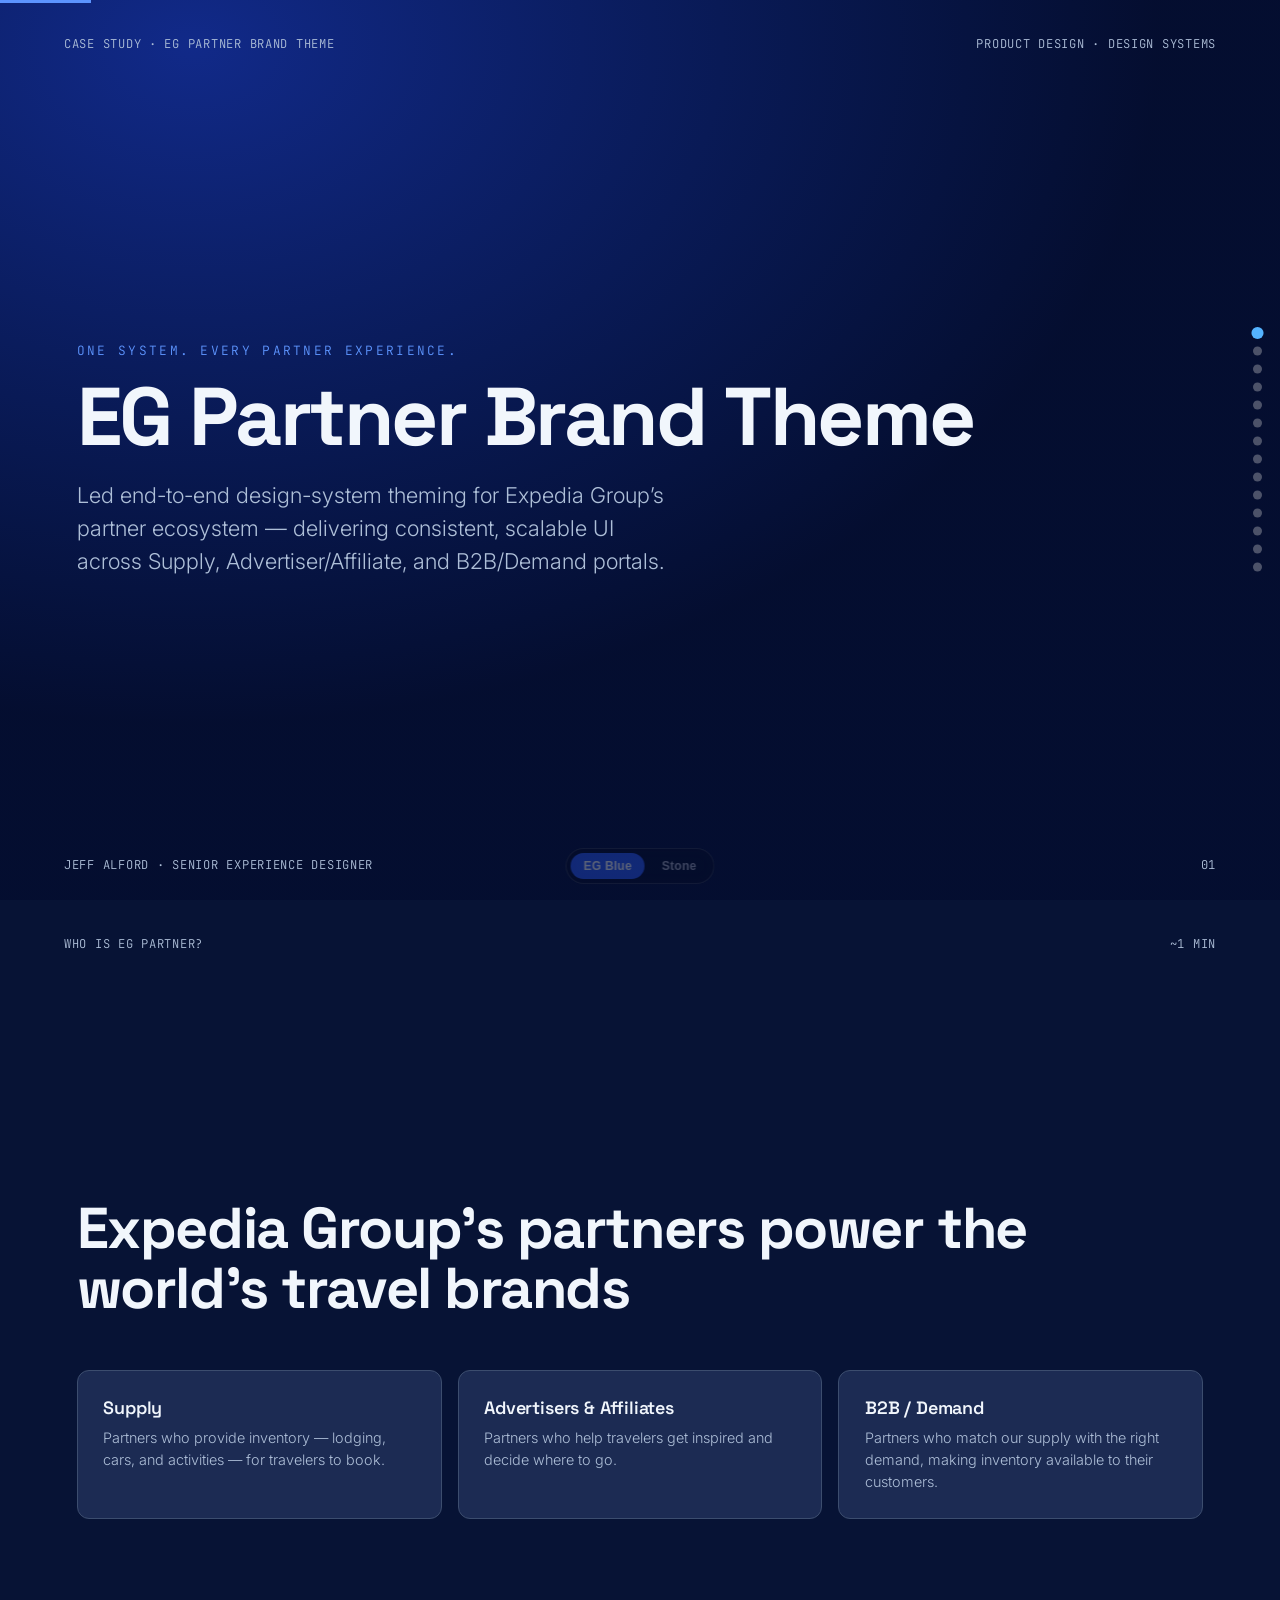
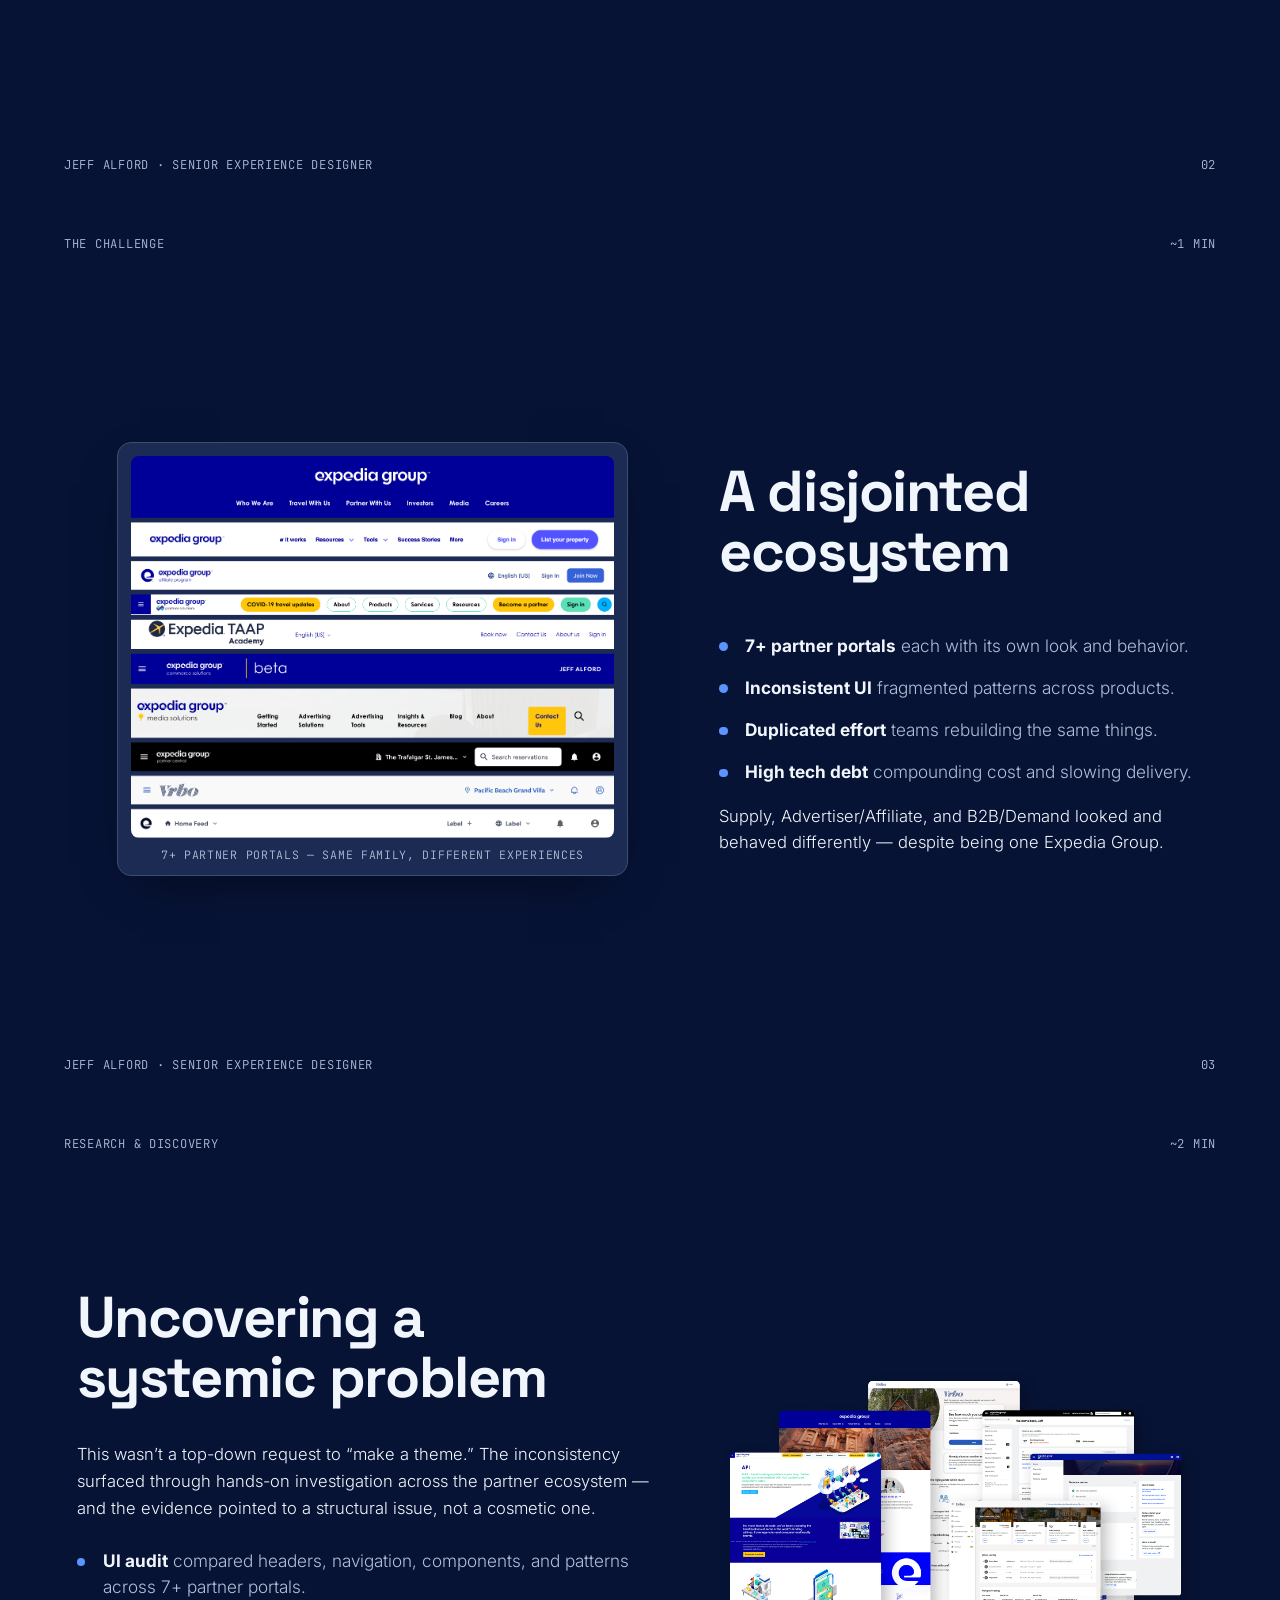
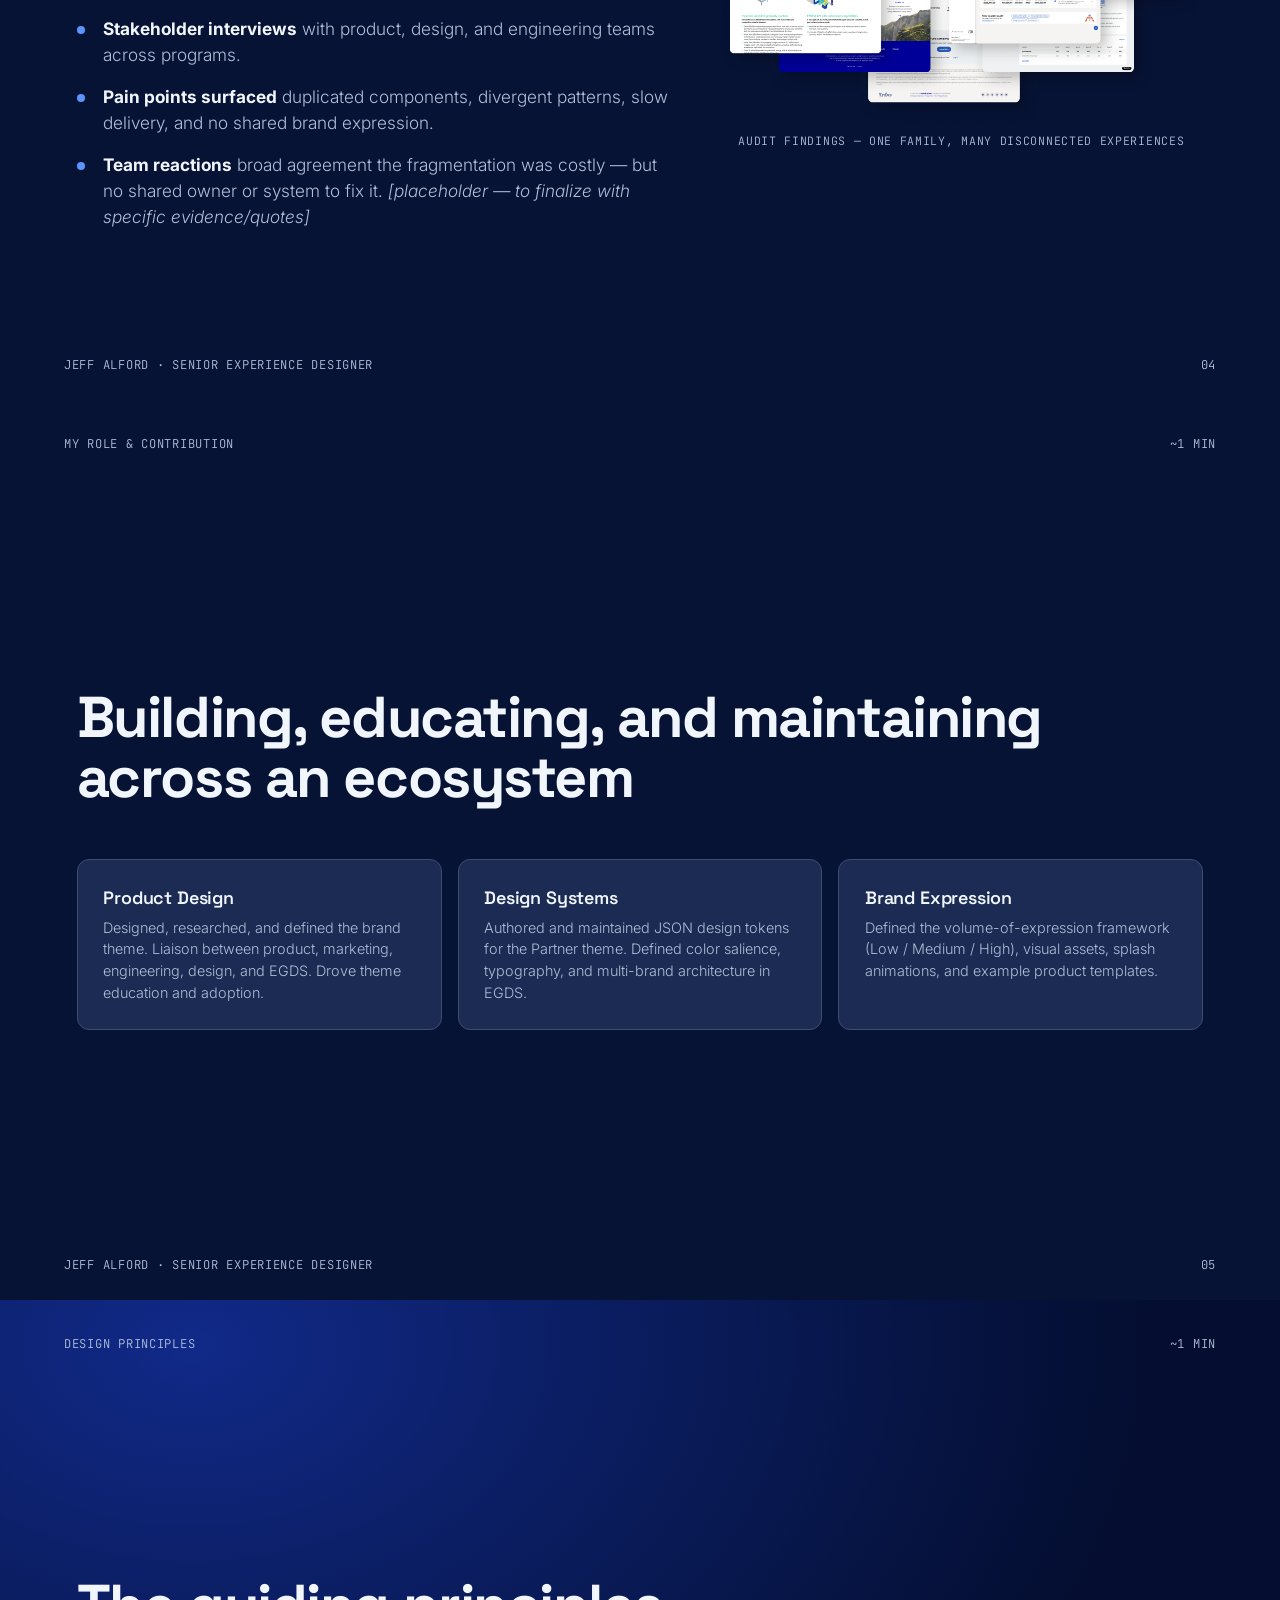
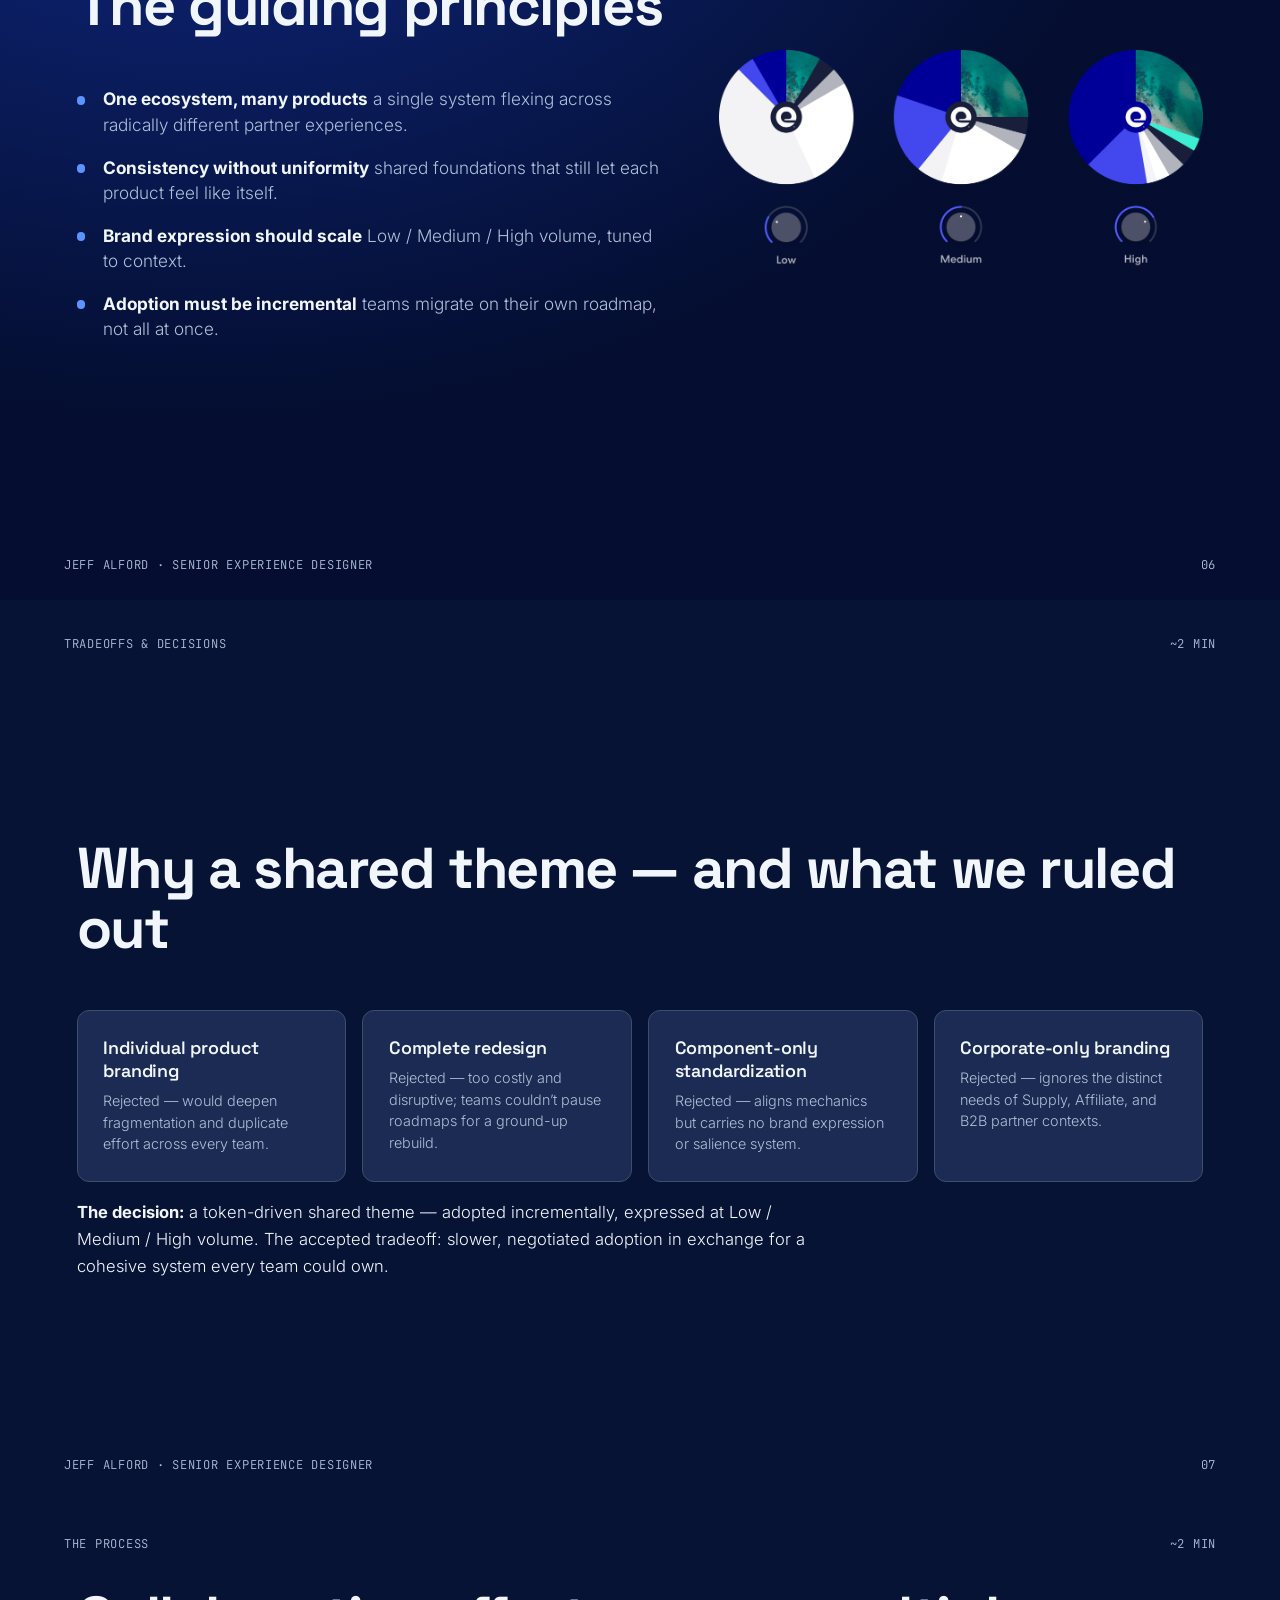
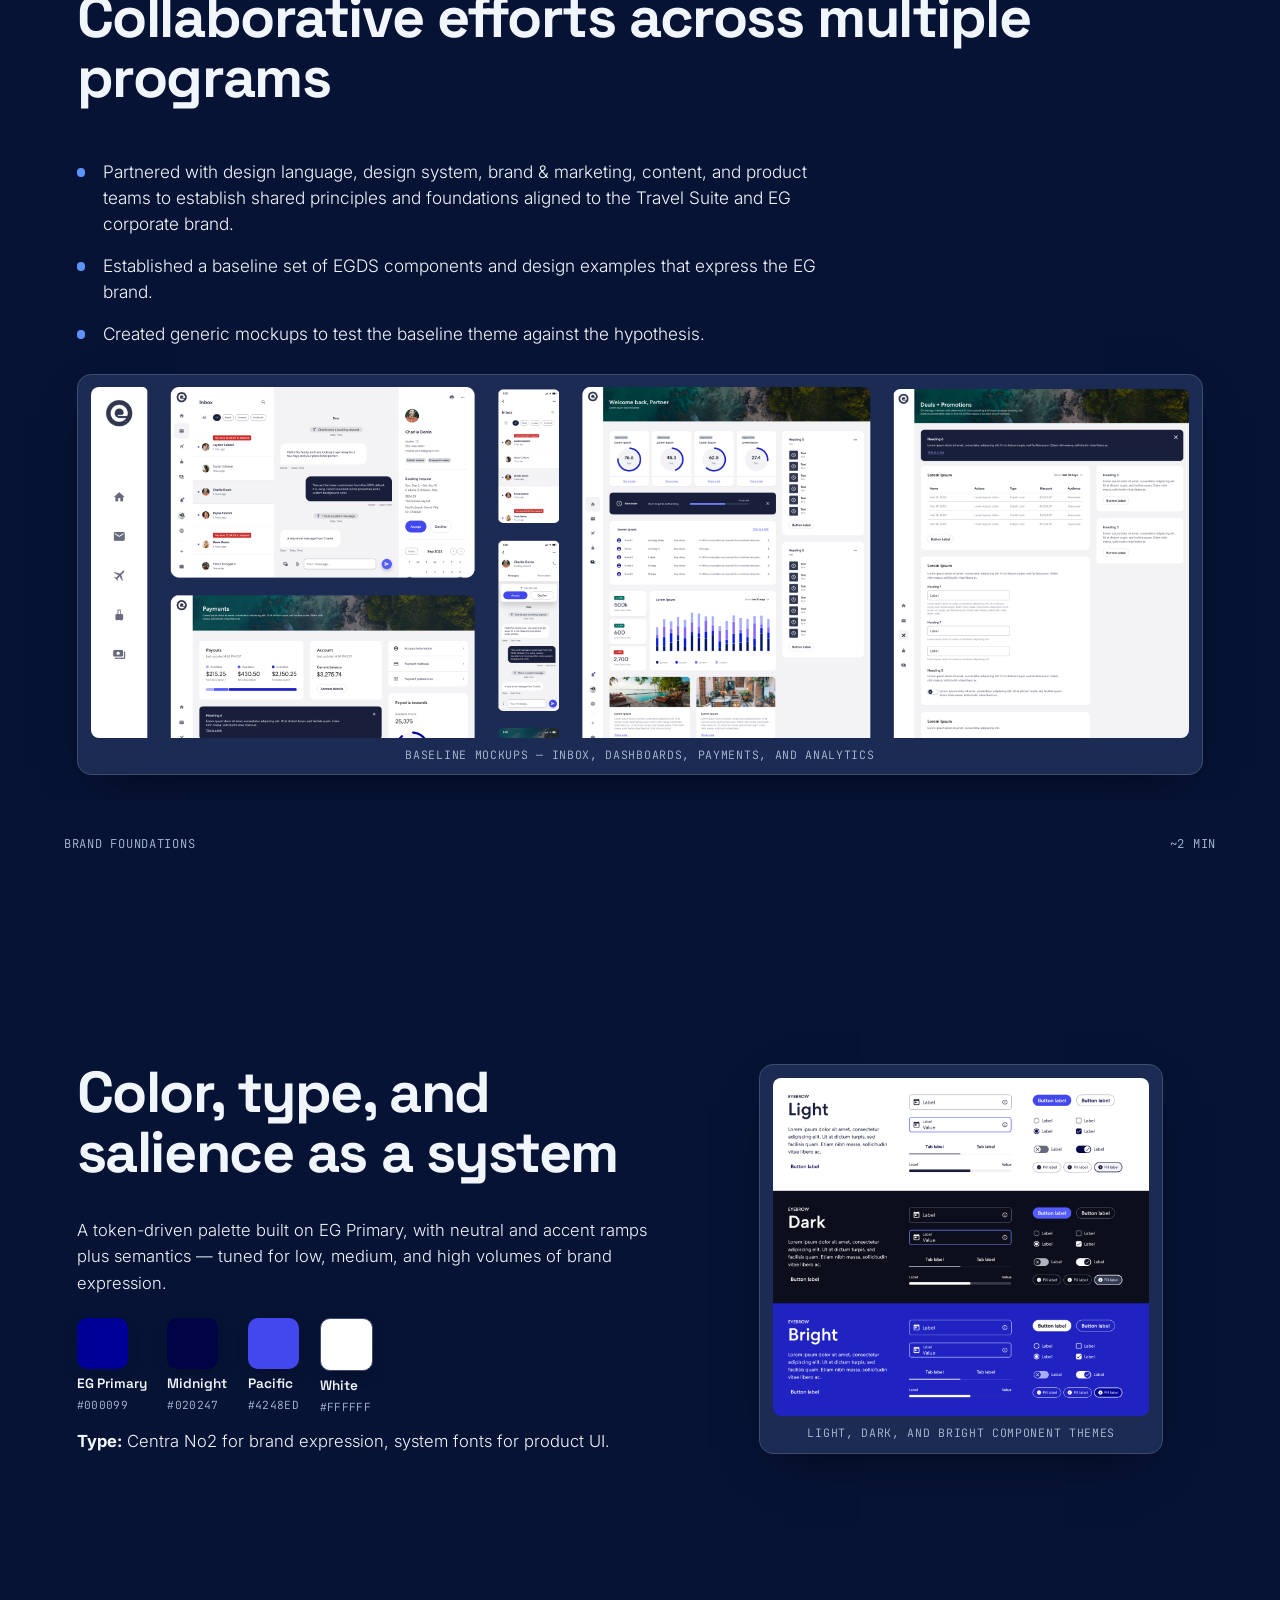
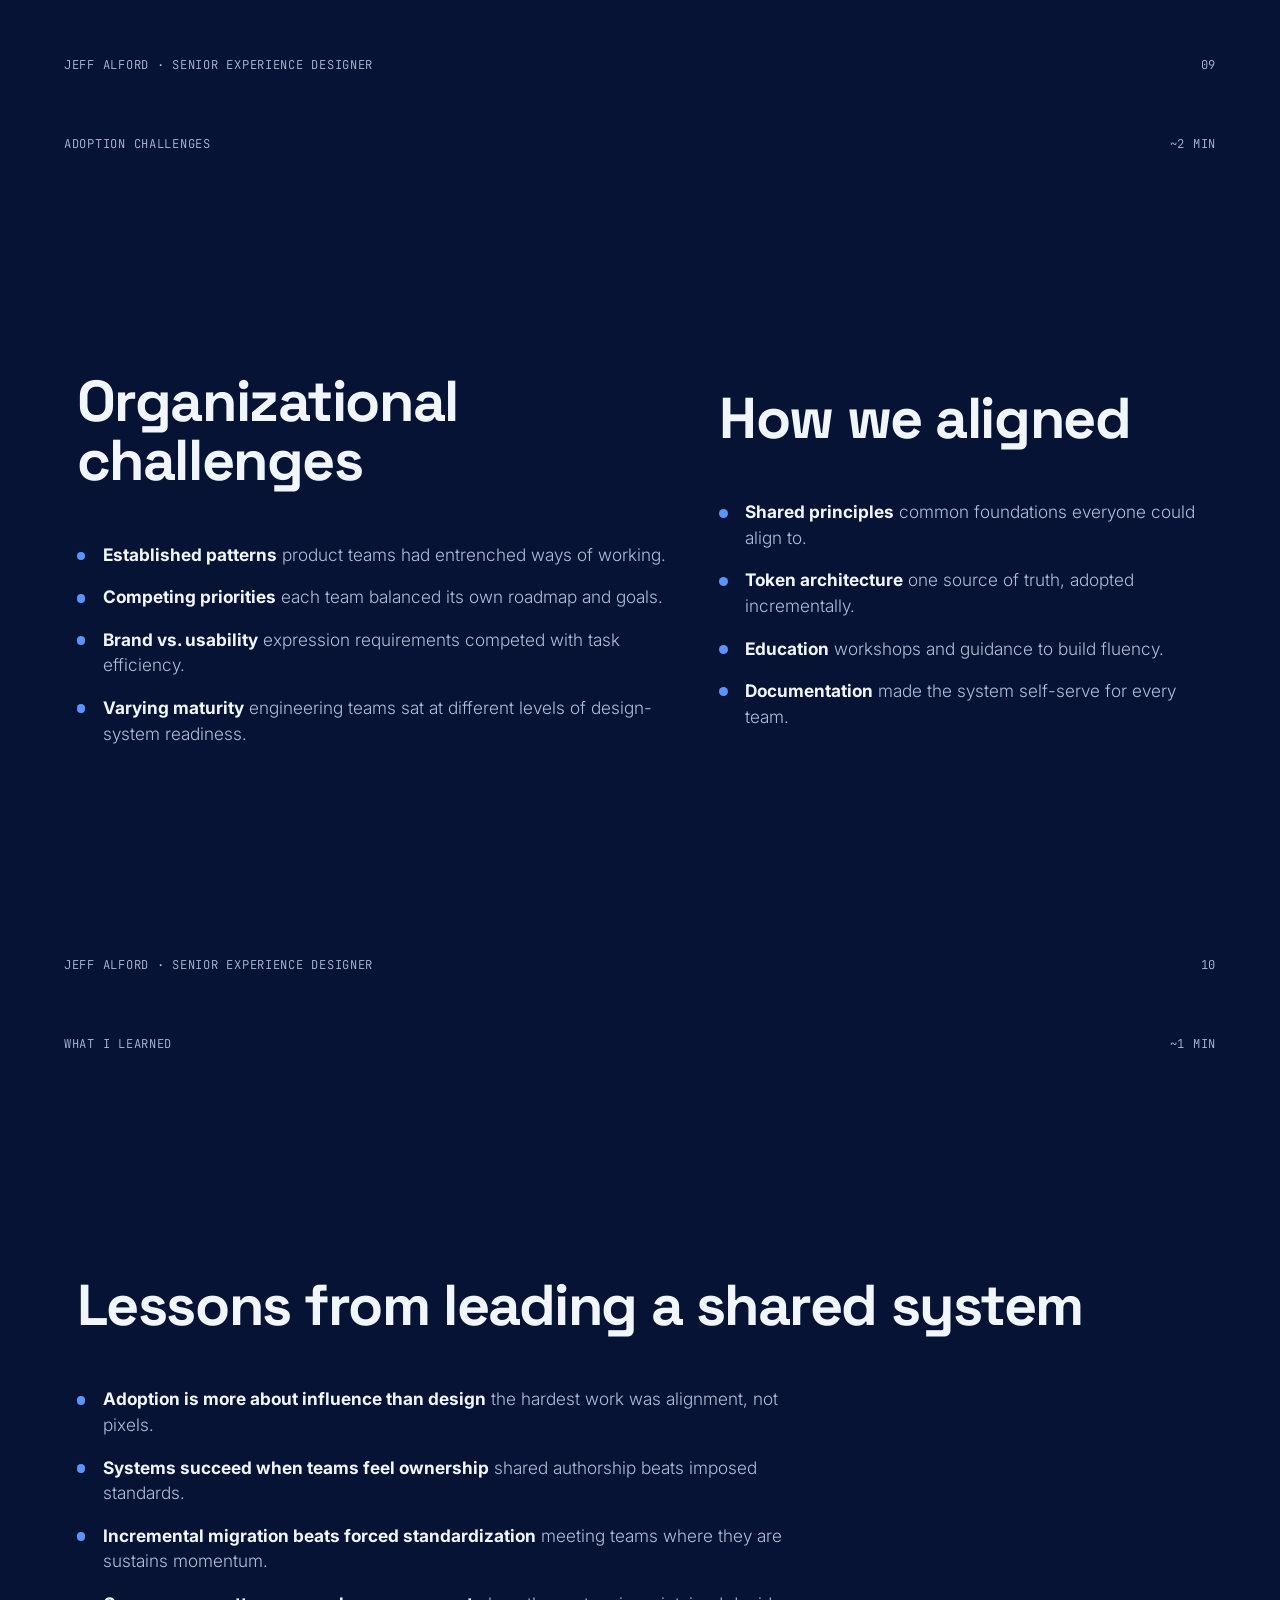
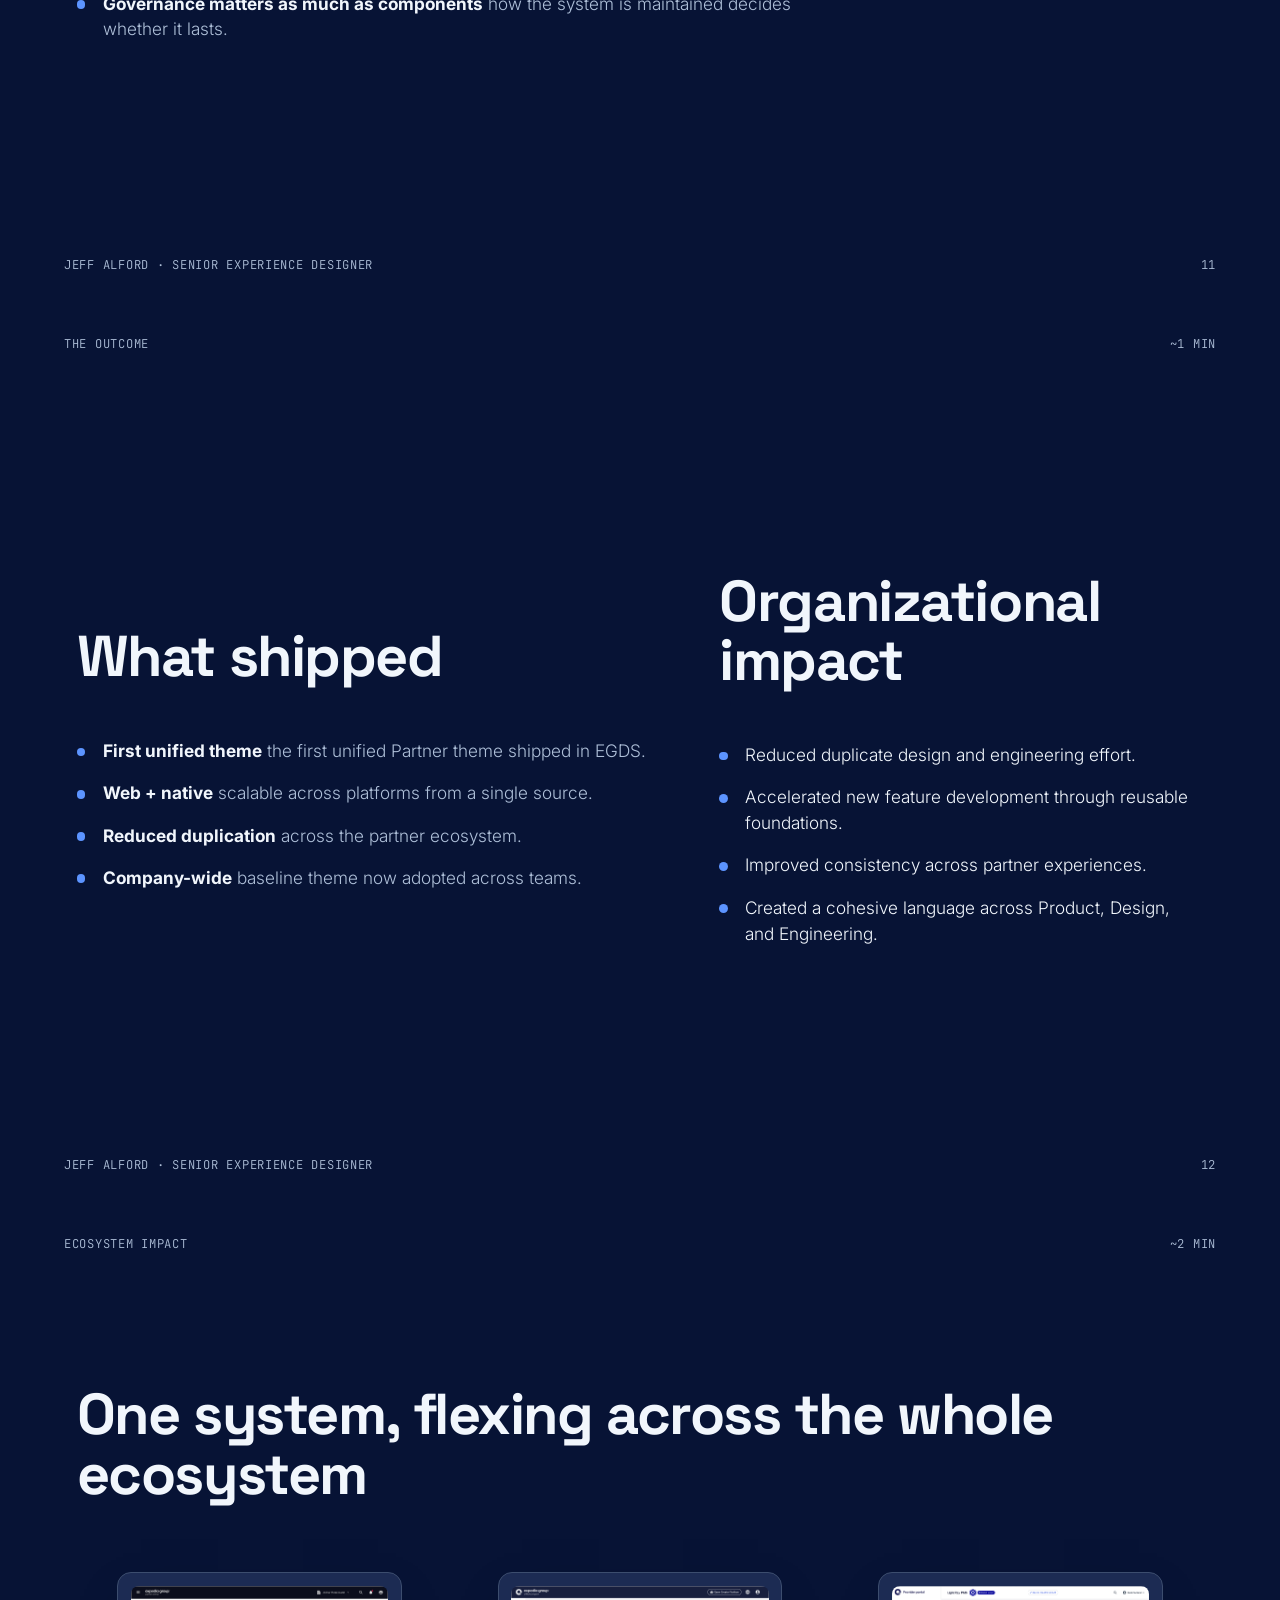
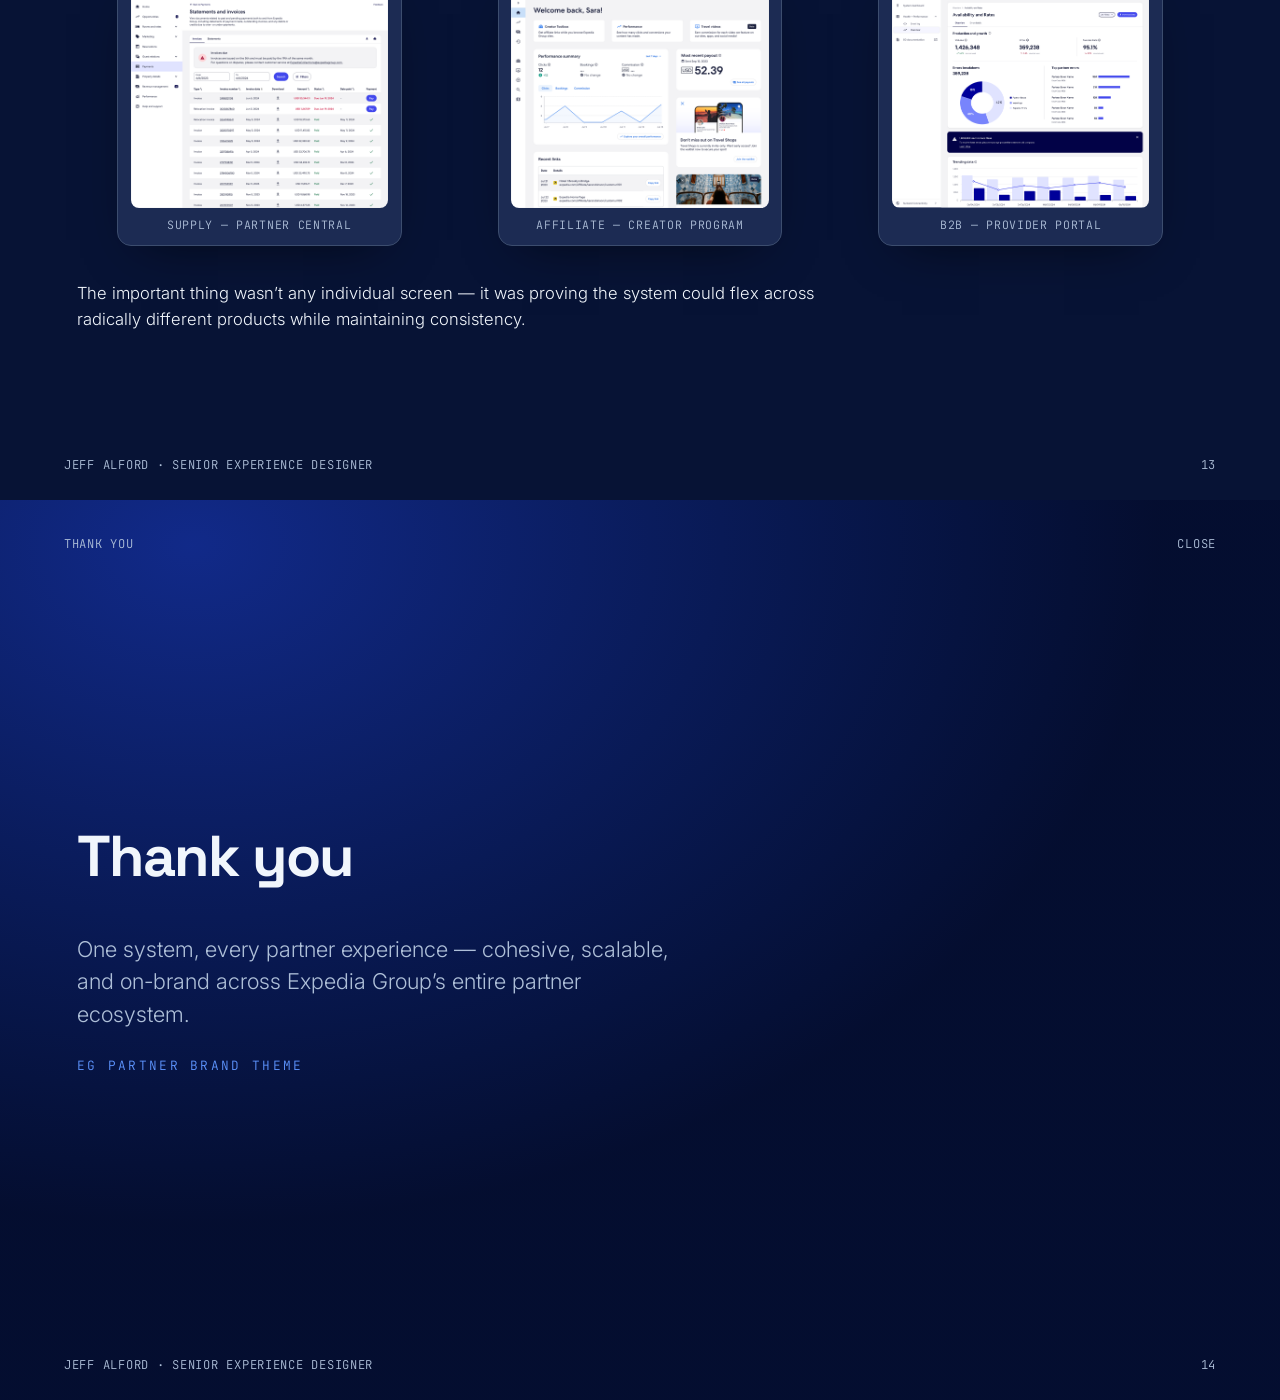
<file: case-study-eg-partner.html>
<!DOCTYPE html>
<html lang="en" data-theme="eg">
<head>
  <meta charset="utf-8">
  <meta name="viewport" content="width=device-width, initial-scale=1">
  <!-- bump this value to force-clear saved browser edits after you bake them in -->
  <meta name="deck-id" content="eg-partner-eg-v1">
  <title>EG Partner Brand Theme — Case Study</title>

  <link rel="preconnect" href="https://fonts.googleapis.com">
  <link rel="preconnect" href="https://fonts.gstatic.com" crossorigin>
  <link rel="stylesheet" href="https://fonts.googleapis.com/css2?family=Space+Grotesk:wght@400;500;600;700&family=Inter:wght@100;200;300;400;500;600;700&family=JetBrains+Mono:wght@400;500&display=swap">

  <style>
/* ============================================================
   COMPOUND DECK KIT — engine CSS (full-page behavior + author chrome)
   Pair with deck-kit.js. Load order in <head>:
  <style>
/* ============================================================
   COMPOUND DECK KIT — engine CSS (full-page behavior + author chrome)
   Pair with deck-kit.js. Load order in <head>:
       <link rel="stylesheet" href="assets/deck-kit.css">
       <link rel="stylesheet" href="themes/<theme>.css">   (theme wins)
       <script defer src="assets/deck-kit.js"></script>
   Requirement: each slide is <section class="slide"> … </section>.
   Optional:    <script type="application/json" id="speaker-notes">
  [
    {"title": "Title", "note": "One system, every partner experience. End-to-end design-system theming across Supply, Advertiser/Affiliate, and B2B/Demand."},
    {"title": "Who is EG Partner?", "note": "Three partner types power the travel brands: Supply, Advertisers/Affiliates, and B2B/Demand."},
    {"title": "The Challenge", "note": "7+ disjointed portals, inconsistent UI, duplicated effort, high tech debt — all one Expedia Group."},
    {"title": "My Role", "note": "Product Design, Design Systems (JSON tokens), and Brand Expression. Plus education and adoption."},
    {"title": "Hypothesis", "note": "A branded Partner theme drives efficiency, removes redundancy, cuts tech debt, amplifies the brand promise."},
    {"title": "The Process", "note": "Collaborative across programs. Baseline EGDS components and mockups to test the hypothesis."},
    {"title": "Brand Foundations", "note": "Token-driven color and type. EG Primary, neutral/accent ramps, semantics. Low/Medium/High expression."},
    {"title": "Outcome", "note": "First unified Partner theme in EGDS, web + native, reduced duplication, now company-wide."},
    {"title": "Supply", "note": "Partner Central — dashboard, data-rich tables, high brand color for primary actions, web + mobile."},
    {"title": "Advertiser/Affiliate", "note": "Affiliate program dashboard — visuals, data insights, creator toolbox, high brand moments."},
    {"title": "B2B/Demand", "note": "Provider/Partner Portal — KPIs, deep analytics, dense tables, marketing dashboards."},
    {"title": "Brand", "note": "Custom-branded storefronts, AI-assisted templates, powered by Expedia."},
    {"title": "Thank You", "note": "Close on the theme: one system, every partner experience."}
  ]
  </script>

   Everything here is generic. Themes set colors/fonts/layout and may
   override the --dk-* chrome variables below to match the deck.
   by Compound Systems · usecompound.ai
============================================================ */

:root {
    /* chrome accents — themes override these to match the deck */
    --dk-accent:        #1f6b63;   /* active nav dot, reveal-gate, edit focus */
    --dk-accent-2:      #c9ae3c;   /* progress bar, marker pins */
    --dk-accent-bright: #5ae0c8;   /* active nav dot on dark slides */
    --dk-ease:          cubic-bezier(0.16, 1, 0.3, 1);
}

/* ---- full-page scroll-snap base ---- */
html { scroll-snap-type: y mandatory; scroll-behavior: smooth; }
@media (prefers-reduced-motion: reduce) { html { scroll-behavior: auto; } }
body { margin: 0; }

.slide {
    position: relative;
    width: 100vw; height: 100vh; height: 100dvh;
    scroll-snap-align: start; overflow: hidden;
    display: flex; flex-direction: column;
}

/* ---- reveal animation (ease-out-expo) ---- */
.reveal {
    opacity: 0; transform: translateY(28px);
    transition: opacity 0.8s var(--dk-ease), transform 0.8s var(--dk-ease);
}
.slide.visible .reveal { opacity: 1; transform: none; }
.reveal.d1{transition-delay:.05s}.reveal.d2{transition-delay:.12s}.reveal.d3{transition-delay:.20s}
.reveal.d4{transition-delay:.28s}.reveal.d5{transition-delay:.36s}.reveal.d6{transition-delay:.44s}
.reveal.d7{transition-delay:.52s}.reveal.d8{transition-delay:.60s}

/* ---- tap-to-reveal gate (optional, opt-in) ----
   Wrap hidden content in [data-gate]; put a <button class="reveal-gate">
   inside it. Click (or Enter/Space on that slide) reveals .gate-item kids. */
[data-gate] .gate-item {
    opacity: 0; transform: translateY(16px);
    transition: opacity .7s var(--dk-ease), transform .7s var(--dk-ease);
}
[data-gate].revealed .gate-item { opacity: 1; transform: none; }
[data-gate].revealed .reveal-gate { opacity: 0; pointer-events: none; transform: scale(1.03); }
.reveal-gate {
    cursor: pointer; transition: opacity .5s var(--dk-ease), transform .5s var(--dk-ease);
}

/* ---- progress + nav dots (auto-injected) ---- */
.deck-progress { position: fixed; top: 0; left: 0; height: 3px; width: 0%; background: var(--dk-accent-2); z-index: 9999; transition: width .3s cubic-bezier(.2,.7,.2,1); }
.nav-dots { position: fixed; right: clamp(10px,1.4vw,18px); top: 50%; transform: translateY(-50%); display: flex; flex-direction: column; gap: 9px; z-index: 9998; }
.nav-dots button { width: 9px; height: 9px; border-radius: 50%; background: rgba(127,127,127,.30); border: none; padding: 0; cursor: pointer; transition: background .3s, transform .3s; }
.nav-dots button.on { background: var(--dk-accent); transform: scale(1.35); }
.nav-dots button.light { background: rgba(244,242,237,.3); }
.nav-dots button.light.on { background: var(--dk-accent-bright); }

/* ============================================================
   PRESENTATION CURSOR
   A soft circle that auto-contrasts against any background via
   mix-blend-mode: difference (light on dark, dark on light), grows
   over interactive targets. Pointer devices only. Off while editing.
============================================================ */
.deck-cursor {
    position: fixed; top: 0; left: 0; width: 24px; height: 24px; border-radius: 50%;
    background: rgba(255,255,255,0.6); mix-blend-mode: difference;
    pointer-events: none; z-index: 2147483000;
    transition: width .18s var(--dk-ease), height .18s var(--dk-ease), background .18s var(--dk-ease), opacity .2s ease;
}
.deck-cursor.hot { width: 48px; height: 48px; background: rgba(255,255,255,0.88); }
.deck-cursor.hidden { opacity: 0; }
body.deck-cursor-on, body.deck-cursor-on * { cursor: none !important; }
@media (hover: none), (pointer: coarse) {
    .deck-cursor { display: none !important; }
    body.deck-cursor-on, body.deck-cursor-on * { cursor: auto !important; }
}

/* ============================================================
   AUTHOR + PRESENTER CHROME
   Controls live top-center and only appear when the mouse is near
   the top edge. All chrome is hidden in print.
============================================================ */
.ea-controls {
    position: fixed; top: 12px; left: 50%; display: flex; gap: 6px;
    z-index: 2147483600; font-family: -apple-system, BlinkMacSystemFont, "Segoe UI", sans-serif;
    opacity: 0; pointer-events: none; transform: translate(-50%, -10px);
    transition: opacity .25s ease, transform .25s cubic-bezier(.2,.8,.2,1);
}
.ea-controls.near-top { opacity: 0.9; pointer-events: auto; transform: translate(-50%, 0); }
.ea-controls.near-top:hover { opacity: 1; }
.ea-controls button { appearance: none; background: rgba(18,20,22,.85); backdrop-filter: blur(8px); border: 1px solid rgba(255,255,255,.16); color: #f4f2ed; padding: 6px 11px; border-radius: 7px; font-size: 12px; font-weight: 500; cursor: pointer; white-space: nowrap; transition: background .15s; }
.ea-controls button:hover { background: rgba(18,20,22,.97); }
.ea-controls button.on { background: var(--dk-accent-2); border-color: var(--dk-accent-2); color: #14140e; }
.ea-controls button.ea-mini { padding: 6px 9px; opacity: .7; }

body.ea-editing [contenteditable]:hover { outline: 1px dashed color-mix(in srgb, var(--dk-accent) 45%, transparent); outline-offset: 3px; }
body.ea-editing [contenteditable]:focus { outline: 1.5px dashed color-mix(in srgb, var(--dk-accent-2) 85%, transparent); outline-offset: 3px; }
body.ea-annotating .slide [data-ea-id]:hover { outline: 1px solid color-mix(in srgb, var(--dk-accent-2) 55%, transparent); outline-offset: 2px; cursor: crosshair; }
body.ea-annotating .slide { cursor: crosshair; user-select: none; }

/* free-form region annotations: a box drawn anywhere, with a note pinned to it */
.ea-region { position: absolute; box-sizing: border-box; z-index: 45; display: none; cursor: pointer; border: 1.5px solid var(--dk-accent-2); border-radius: 6px; background: color-mix(in srgb, var(--dk-accent-2) 10%, transparent); }
body.ea-annotating .ea-region, body.ea-editing .ea-region { display: block; }
.ea-region > .ea-marker { display: block; }
.ea-region-draw { position: fixed; box-sizing: border-box; z-index: 2147483600; pointer-events: none; border: 1.5px dashed var(--dk-accent-2); border-radius: 6px; background: color-mix(in srgb, var(--dk-accent-2) 12%, transparent); }

.ea-marker { display: none; position: absolute; top: -11px; right: -11px; z-index: 50; width: 22px; height: 22px; border-radius: 50%; background: var(--dk-accent-2); color: #14140e; font-size: 12px; line-height: 22px; text-align: center; cursor: pointer; box-shadow: 0 2px 6px rgba(0,0,0,.3); }
body.ea-editing .ea-marker, body.ea-annotating .ea-marker { display: block; }

.ea-popover { position: fixed; z-index: 2147483650; width: 300px; background: #16302d; border: 1px solid rgba(255,255,255,.14); border-radius: 10px; padding: 12px; box-shadow: 0 12px 34px rgba(0,0,0,.5); display: flex; flex-direction: column; gap: 10px; font-family: -apple-system, BlinkMacSystemFont, sans-serif; }
.ea-popover textarea { width: 100%; min-height: 90px; resize: vertical; background: rgba(255,255,255,.06); border: 1px solid rgba(255,255,255,.14); border-radius: 7px; color: #f4f2ed; font: inherit; font-size: 14px; padding: 9px; line-height: 1.45; }
.ea-pop-row { display: flex; justify-content: space-between; }
.ea-pop-row button { appearance: none; border: 0; border-radius: 7px; padding: 7px 14px; font: inherit; font-size: 13px; font-weight: 500; cursor: pointer; }
.ea-pop-del { background: transparent; color: rgba(244,242,237,.55); }
.ea-pop-save { background: var(--dk-accent); color: #fff; }

.ea-notes-panel { position: fixed; right: 16px; bottom: 16px; width: 460px; max-width: calc(100vw - 32px); max-height: 44vh; background: #0c1c1c; border: 1px solid rgba(255,255,255,.14); border-radius: 12px; box-shadow: 0 14px 40px rgba(0,0,0,.55); z-index: 2147483620; display: none; flex-direction: column; overflow: hidden; font-family: -apple-system, BlinkMacSystemFont, sans-serif; }
.ea-notes-panel.open { display: flex; }
.ea-np-head { display: flex; align-items: center; justify-content: space-between; padding: 12px 16px; border-bottom: 1px solid rgba(255,255,255,.1); }
.ea-np-label { font-size: 12px; text-transform: uppercase; letter-spacing: .12em; color: var(--dk-accent-bright); font-weight: 600; }
.ea-np-hint { font-size: 11px; color: rgba(244,242,237,.4); margin-left: 8px; text-transform: none; letter-spacing: 0; }
.ea-np-close { appearance: none; background: transparent; border: 0; color: rgba(244,242,237,.55); font-size: 20px; cursor: pointer; }
.ea-np-body { padding: 16px; overflow-y: auto; font-size: 17px; line-height: 1.55; color: #f4f2ed; outline: none; }
.ea-np-body strong { color: var(--dk-accent-2); }
.ea-notes-panel.editing .ea-np-body { background: rgba(255,255,255,.04); box-shadow: inset 0 0 0 1.5px color-mix(in srgb, var(--dk-accent-2) 60%, transparent); border-radius: 8px; }

.ea-toast { position: fixed; bottom: 18px; left: 50%; transform: translate(-50%, 12px); background: #16302d; color: #f4f2ed; border: 1px solid rgba(255,255,255,.14); padding: 8px 16px; border-radius: 999px; font-size: 13px; z-index: 2147483640; opacity: 0; pointer-events: none; transition: opacity .2s, transform .2s; font-family: -apple-system, BlinkMacSystemFont, sans-serif; }
.ea-toast.show { opacity: 1; transform: translate(-50%, 0); }

/* ---- print: one slide per page, animations resolved, chrome gone ---- */
@page { size: 1280px 720px; margin: 0; }
@media print {
    html, body { scroll-snap-type: none; -webkit-print-color-adjust: exact !important; print-color-adjust: exact !important; }
    * { -webkit-print-color-adjust: exact !important; print-color-adjust: exact !important; }
    .slide { width: 1280px; height: 720px; page-break-after: always; break-after: page; }
    .reveal { opacity: 1 !important; transform: none !important; }
    [data-gate] .gate-item { opacity: 1 !important; transform: none !important; }
    .reveal-gate { display: none !important; }
    .deck-progress, .nav-dots, .ea-controls, .ea-notes-panel, .ea-popover, .ea-toast, .ea-marker, .ea-region, .ea-region-draw, .deck-cursor, .theme-switch { display: none !important; }
    /* No edit-mode affordances in print: contenteditable focus rings, the
       hover/focus dashed outlines (lines 104-106), nothing draws a box. */
    [contenteditable], body.ea-editing [contenteditable]:hover, body.ea-editing [contenteditable]:focus,
    body.ea-annotating .slide [data-ea-id]:hover, [data-ea-id], :focus, :focus-visible { outline: none !important; box-shadow: none !important; }
}

  </style>
  <style>
/* ============================================================
   THEME · STONE — Design Foundry dark mode (Stone brand)
   Tokens from JEFFRO Design Foundry .dark[data-brand="stone"].
   Set <html data-theme="stone">. Load after deck-kit.css.
============================================================ */

[data-theme="stone"] {
    --bg: oklch(0.2 0.006 92); --bg-sec: oklch(0.27 0.006 80); --surface: oklch(0.319 0.007 68);
    --text: oklch(0.95 0.007 81); --text-soft: oklch(0.777 0.012 85); --hair: oklch(0.35 0.006 80);
    --accent: oklch(0.72 0.21 40); --pill-bg: oklch(0.72 0.21 40 / 0.14);
    --cta-bg: oklch(0.72 0.21 40); --cta-text: oklch(0.134 0 0);
    --font-display: 'Space Grotesk', system-ui, sans-serif;
    --font-body: 'Inter', system-ui, sans-serif;
    --font-mono: 'JetBrains Mono', ui-monospace, monospace;
    /* engine chrome */
    --dk-accent: oklch(0.55 0.18 40); --dk-accent-2: oklch(0.75 0.13 215); --dk-accent-bright: oklch(0.72 0.21 40);
}

[data-theme="stone"] .slide { background: var(--bg); color: var(--text); font-family: var(--font-body); font-weight: 300; }
[data-theme="stone"] .slide.sec { background: radial-gradient(120% 120% at 20% 10%, oklch(0.28 0.03 50) 0%, oklch(0.2 0.006 92) 55%); }

[data-theme="stone"] .top { display: flex; justify-content: space-between; align-items: center; padding: clamp(1.5rem,4vh,2.5rem) clamp(2rem,5vw,4.5rem); }
[data-theme="stone"] .body { flex: 1; display: flex; flex-direction: column; justify-content: center; padding: 0 clamp(2rem,6vw,5.5rem); width: 100%; max-width: 1600px; margin: 0 auto; box-sizing: border-box; }
[data-theme="stone"] .bot { display: flex; justify-content: space-between; align-items: center; padding: clamp(1.1rem,3vh,1.9rem) clamp(2rem,5vw,4.5rem); }
[data-theme="stone"] .brand, [data-theme="stone"] .meta, [data-theme="stone"] .pg, [data-theme="stone"] .brand-mark { font-family: var(--font-mono); font-size: clamp(.68rem,.95vw,.85rem); letter-spacing: .06em; color: var(--text-soft); text-transform: uppercase; }

[data-theme="stone"] .overline { font-family: var(--font-mono); text-transform: uppercase; letter-spacing: .18em; font-size: clamp(.68rem,1vw,.9rem); color: var(--accent); margin: 0 0 clamp(.7rem,1.6vh,1.1rem); }
[data-theme="stone"] .display { font-family: var(--font-display); font-weight: 700; font-size: clamp(2.6rem,6.4vw,5.2rem); line-height: 1.0; letter-spacing: -.03em; margin: 0; color: var(--accent); }
[data-theme="stone"] .section { font-family: var(--font-display); font-weight: 700; font-size: clamp(2rem,4.6vw,3.6rem); line-height: 1.04; letter-spacing: -.025em; margin: 0; padding-bottom: 1.5rem; color: var(--accent); }
[data-theme="stone"] .lead { font-size: clamp(1.05rem,1.7vw,1.55rem); line-height: 1.5; color: var(--text-soft); max-width: 46ch; margin: clamp(1rem,2.4vh,1.6rem) 0 0; }
[data-theme="stone"] p { font-size: clamp(1rem,1.3vw,1.28rem); line-height: 1.6; margin: .6rem 0 0; font-weight: 300; max-width: 75ch; }
[data-theme="stone"] .quote { font-style: italic; color: var(--accent); max-width: 60ch; }

/* Feature pull-quote — design-system tokens only */
[data-theme="stone"] .pull-quote {
    position: relative;
    max-width: 56ch;
    margin: clamp(1.4rem,3vh,2.2rem) 0 0;
    padding: clamp(1.6rem,3.2vw,2.4rem);
    background: oklch(0.72 0.21 40 / 0.1);
    border: 1px solid oklch(0.72 0.21 40 / 0.5);
    border-radius: 14px;
    font-family: var(--font-display);
    font-weight: 500;
    font-style: normal;
    font-size: clamp(1.25rem,2.1vw,1.85rem);
    line-height: 1.34;
    letter-spacing: -.015em;
    color: var(--text);
}
[data-theme="stone"] .pull-quote cite {
    display: block;
    margin-top: clamp(.9rem,1.8vh,1.3rem);
    font-family: var(--font-mono);
    font-style: normal;
    font-weight: 400;
    font-size: clamp(.72rem,1vw,.9rem);
    letter-spacing: .08em;
    text-transform: uppercase;
    color: var(--text-soft);
}
[data-theme="stone"] .footnote { color: var(--text-soft); font-size: clamp(.82rem,1vw,1rem); }
[data-theme="stone"] .rule { width: 48px; height: 2px; background: var(--accent); margin: clamp(1rem,2.5vh,1.6rem) 0; }
[data-theme="stone"] strong { color: var(--text); font-weight: 700; }

[data-theme="stone"] .stat-number { font-family: var(--font-display); font-weight: 700; font-size: clamp(3.4rem,11vw,9rem); line-height: .88; letter-spacing: -.03em; color: var(--accent); font-variant-numeric: tabular-nums; }
[data-theme="stone"] .stat-label { font-size: clamp(1rem,1.5vw,1.4rem); font-weight: 600; margin-top: .6rem; }
[data-theme="stone"] .stat-sub { color: var(--text-soft); font-family: var(--font-mono); font-size: clamp(.78rem,1.1vw,1rem); margin-top: .4rem; }

[data-theme="stone"] .card-grid { display: grid; grid-template-columns: repeat(auto-fit, minmax(210px,1fr)); gap: clamp(1rem,2vw,1rem); margin-top: clamp(1.4rem,3vh,2.2rem); }
[data-theme="stone"] .card { background: var(--surface); border: 1px solid var(--hair); border-radius: 12px; padding: clamp(1.1rem,2vw,1.7rem); }
[data-theme="stone"] .card-t { font-family: var(--font-display); font-weight: 600; font-size: clamp(1.05rem,1.4vw,1.4rem); color: var(--text); letter-spacing: -.01em; }
[data-theme="stone"] .card-d { color: var(--text-soft); font-size: clamp(.9rem,1.1vw,1.1rem); margin-top: .5rem; line-height: 1.5; }

[data-theme="stone"] .pill { display: inline-flex; align-items: center; gap: .4em; background: var(--pill-bg); color: var(--accent); border: 1px solid var(--hair); border-radius: 999px; padding: .35em .9em; font-size: clamp(.76rem,1vw,.95rem); font-family: var(--font-mono); }
[data-theme="stone"] .kbd { font-family: var(--font-mono); background: var(--surface); border: 1px solid var(--hair); border-bottom-width: 2px; border-radius: 7px; padding: .12em .5em; font-size: .92em; color: var(--accent); }
[data-theme="stone"] .cta { display: inline-flex; align-items: center; gap: .5em; background: var(--cta-bg); color: var(--cta-text); font-family: var(--font-body); font-weight: 600; padding: clamp(.7rem,1.5vh,1rem) clamp(1.3rem,2.5vw,1.9rem); border-radius: 10px; text-decoration: none; font-size: clamp(1rem,1.3vw,1.2rem); }

[data-theme="stone"] ul.bullets { list-style: none; padding: 0; margin: clamp(1.2rem,3vh,2rem) 0 0; display: grid; gap: clamp(.8rem,1.8vh,1.3rem); max-width: 75ch; }
[data-theme="stone"] ul.bullets li { position: relative; padding-left: 1.5em; font-size: clamp(1rem,1.35vw,1.32rem); line-height: 1.5; color: var(--text); }
[data-theme="stone"] ul.bullets li::before { content: ""; position: absolute; left: 0; top: .55em; width: .5em; height: .5em; border-radius: 999px; background: var(--accent); }
[data-theme="stone"] ul.bullets li span { color: var(--text-soft); }

/* Split layout — text + supporting screenshot */
[data-theme="stone"] .split { display: grid; grid-template-columns: 1.1fr .9fr; align-items: center; gap: clamp(2rem,4vw,4rem); width: 100%; }
[data-theme="stone"] .split .split-media { display: flex; justify-content: center; }
[data-theme="stone"] .shot { display: flex; flex-direction: column; align-items: center; max-width: 100%; max-height: 62vh; border: 1px solid var(--hair); border-radius: 14px; background: var(--surface); padding: clamp(.5rem,1vw,.9rem); box-shadow: 0 18px 50px -24px oklch(0 0 0 / 0.65); box-sizing: border-box; }
[data-theme="stone"] .shot img { display: block; width: auto; max-width: 100%; height: auto; max-height: 58vh; object-fit: contain; border-radius: 8px; }
[data-theme="stone"] .shot figcaption { font-family: var(--font-mono); font-size: clamp(.7rem,.9vw,.85rem); letter-spacing: .06em; text-transform: uppercase; color: var(--text-soft); margin-top: clamp(.5rem,1vh,.8rem); text-align: center; }

/* Slide 6 — decisions two-column + system diagram band */
[data-theme="stone"] .decisions { display: grid; grid-template-columns: 1fr 1fr; align-items: start; gap: clamp(2rem,4vw,4rem); margin-top: clamp(1.2rem,2.6vh,1.8rem); }
[data-theme="stone"] .decisions ul.bullets { margin-top: 0; }
[data-theme="stone"] .decisions .decision-pick { display: flex; align-items: center; align-self: stretch; }
[data-theme="stone"] .decisions .decision-pick .pull-quote { margin: 0; max-width: none; font-size: clamp(1.05rem,1.5vw,1.4rem); }
[data-theme="stone"] .system-band { margin: clamp(1.4rem,3vh,2.2rem) 0 0; border: 1px solid var(--hair); border-radius: 14px; background: var(--surface); padding: clamp(.5rem,1vw,.9rem); box-shadow: 0 18px 50px -24px oklch(0 0 0 / 0.65); }
[data-theme="stone"] .system-band img { display: block; width: 100%; height: auto; object-fit: contain; border-radius: 8px; }
[data-theme="stone"] .system-band figcaption { font-family: var(--font-mono); font-size: clamp(.7rem,.9vw,.85rem); letter-spacing: .06em; text-transform: uppercase; color: var(--text-soft); margin-top: clamp(.5rem,1vh,.8rem); text-align: center; }

  </style>

  <style>
/* ============================================================
   THEME · EG — Expedia Group Partner brand (deep navy)
   Tokens from EG Partner brand. EG Blue #000099, Pacific #4248ED.
   Set <html data-theme="eg">. Load after deck-kit.css.
============================================================ */

[data-theme="eg"] {
    --bg: oklch(0.20 0.07 266); --bg-sec: oklch(0.25 0.08 266); --surface: oklch(0.30 0.075 266);
    --text: oklch(0.97 0.01 255); --text-soft: oklch(0.80 0.04 258); --hair: oklch(0.42 0.06 264);
    --accent: oklch(0.68 0.17 262); --pill-bg: oklch(0.68 0.17 262 / 0.16);
    --cta-bg: oklch(0.55 0.24 266); --cta-text: oklch(0.99 0 0);
    --font-display: 'Space Grotesk', system-ui, sans-serif;
    --font-body: 'Inter', system-ui, sans-serif;
    --font-mono: 'JetBrains Mono', ui-monospace, monospace;
    /* engine chrome */
    --dk-accent: oklch(0.55 0.24 266); --dk-accent-2: oklch(0.68 0.17 262); --dk-accent-bright: oklch(0.75 0.16 250);
}

[data-theme="eg"] .slide { background: var(--bg); color: var(--text); font-family: var(--font-body); font-weight: 300; }
[data-theme="eg"] .slide.sec { background: radial-gradient(130% 130% at 15% 5%, oklch(0.34 0.16 266) 0%, oklch(0.18 0.07 266) 58%); }

[data-theme="eg"] .top { display: flex; justify-content: space-between; align-items: center; padding: clamp(1.5rem,4vh,2.5rem) clamp(2rem,5vw,4.5rem); }
[data-theme="eg"] .body { flex: 1; display: flex; flex-direction: column; justify-content: center; padding: 0 clamp(2rem,6vw,5.5rem); width: 100%; max-width: 1600px; margin: 0 auto; box-sizing: border-box; }
[data-theme="eg"] .bot { display: flex; justify-content: space-between; align-items: center; padding: clamp(1.1rem,3vh,1.9rem) clamp(2rem,5vw,4.5rem); }
[data-theme="eg"] .brand, [data-theme="eg"] .meta, [data-theme="eg"] .pg, [data-theme="eg"] .brand-mark { font-family: var(--font-mono); font-size: clamp(.68rem,.95vw,.85rem); letter-spacing: .06em; color: var(--text-soft); text-transform: uppercase; }

[data-theme="eg"] .overline { font-family: var(--font-mono); text-transform: uppercase; letter-spacing: .18em; font-size: clamp(.68rem,1vw,.9rem); color: var(--accent); margin: 0 0 clamp(.7rem,1.6vh,1.1rem); }
[data-theme="eg"] .display { font-family: var(--font-display); font-weight: 700; font-size: clamp(2.6rem,6.4vw,5.2rem); line-height: 1.0; letter-spacing: -.03em; margin: 0; color: var(--text); }
[data-theme="eg"] .section { font-family: var(--font-display); font-weight: 700; font-size: clamp(2rem,4.6vw,3.6rem); line-height: 1.04; letter-spacing: -.025em; margin: 0; padding-bottom: 1.5rem; color: var(--text); }
[data-theme="eg"] .lead { font-size: clamp(1.05rem,1.7vw,1.55rem); line-height: 1.5; color: var(--text-soft); max-width: 46ch; margin: clamp(1rem,2.4vh,1.6rem) 0 0; }
[data-theme="eg"] p { font-size: clamp(1rem,1.3vw,1.28rem); line-height: 1.6; margin: .6rem 0 0; font-weight: 300; max-width: 75ch; }
[data-theme="eg"] .quote { font-style: italic; color: var(--accent); max-width: 60ch; }

/* Feature pull-quote — design-system tokens only */
[data-theme="eg"] .pull-quote {
    position: relative;
    max-width: 56ch;
    margin: clamp(1.4rem,3vh,2.2rem) 0 0;
    padding: clamp(1.6rem,3.2vw,2.4rem);
    background: oklch(0.68 0.17 262 / 0.12);
    border: 1px solid oklch(0.68 0.17 262 / 0.5);
    border-radius: 14px;
    font-family: var(--font-display);
    font-weight: 500;
    font-style: normal;
    font-size: clamp(1.25rem,2.1vw,1.85rem);
    line-height: 1.34;
    letter-spacing: -.015em;
    color: var(--text);
}
[data-theme="eg"] .pull-quote cite {
    display: block;
    margin-top: clamp(.9rem,1.8vh,1.3rem);
    font-family: var(--font-mono);
    font-style: normal;
    font-weight: 400;
    font-size: clamp(.72rem,1vw,.9rem);
    letter-spacing: .08em;
    text-transform: uppercase;
    color: var(--text-soft);
}
[data-theme="eg"] .footnote { color: var(--text-soft); font-size: clamp(.82rem,1vw,1rem); }
[data-theme="eg"] .rule { width: 48px; height: 2px; background: var(--accent); margin: clamp(1rem,2.5vh,1.6rem) 0; }
[data-theme="eg"] strong { color: var(--text); font-weight: 700; }

[data-theme="eg"] .stat-number { font-family: var(--font-display); font-weight: 700; font-size: clamp(3.4rem,11vw,9rem); line-height: .88; letter-spacing: -.03em; color: var(--accent); font-variant-numeric: tabular-nums; }
[data-theme="eg"] .stat-label { font-size: clamp(1rem,1.5vw,1.4rem); font-weight: 600; margin-top: .6rem; }
[data-theme="eg"] .stat-sub { color: var(--text-soft); font-family: var(--font-mono); font-size: clamp(.78rem,1.1vw,1rem); margin-top: .4rem; }

[data-theme="eg"] .card-grid { display: grid; grid-template-columns: repeat(auto-fit, minmax(210px,1fr)); gap: clamp(1rem,2vw,1rem); margin-top: clamp(1.4rem,3vh,2.2rem); }
[data-theme="eg"] .card { background: var(--surface); border: 1px solid var(--hair); border-radius: 12px; padding: clamp(1.1rem,2vw,1.7rem); }
[data-theme="eg"] .card-t { font-family: var(--font-display); font-weight: 600; font-size: clamp(1.05rem,1.4vw,1.4rem); color: var(--text); letter-spacing: -.01em; }
[data-theme="eg"] .card-d { color: var(--text-soft); font-size: clamp(.9rem,1.1vw,1.1rem); margin-top: .5rem; line-height: 1.5; }

[data-theme="eg"] .pill { display: inline-flex; align-items: center; gap: .4em; background: var(--pill-bg); color: var(--accent); border: 1px solid var(--hair); border-radius: 999px; padding: .35em .9em; font-size: clamp(.76rem,1vw,.95rem); font-family: var(--font-mono); }
[data-theme="eg"] .kbd { font-family: var(--font-mono); background: var(--surface); border: 1px solid var(--hair); border-bottom-width: 2px; border-radius: 7px; padding: .12em .5em; font-size: .92em; color: var(--accent); }
[data-theme="eg"] .cta { display: inline-flex; align-items: center; gap: .5em; background: var(--cta-bg); color: var(--cta-text); font-family: var(--font-body); font-weight: 600; padding: clamp(.7rem,1.5vh,1rem) clamp(1.3rem,2.5vw,1.9rem); border-radius: 10px; text-decoration: none; font-size: clamp(1rem,1.3vw,1.2rem); }

[data-theme="eg"] ul.bullets { list-style: none; padding: 0; margin: clamp(1.2rem,3vh,2rem) 0 0; display: grid; gap: clamp(.8rem,1.8vh,1.3rem); max-width: 75ch; }
[data-theme="eg"] ul.bullets li { position: relative; padding-left: 1.5em; font-size: clamp(1rem,1.35vw,1.32rem); line-height: 1.5; color: var(--text); }
[data-theme="eg"] ul.bullets li::before { content: ""; position: absolute; left: 0; top: .55em; width: .5em; height: .5em; border-radius: 999px; background: var(--accent); }
[data-theme="eg"] ul.bullets li span { color: var(--text-soft); }

/* Split layout — text + supporting screenshot */
[data-theme="eg"] .split { display: grid; grid-template-columns: 1.1fr .9fr; align-items: center; gap: clamp(2rem,4vw,4rem); width: 100%; }
[data-theme="eg"] .split .split-media { display: flex; justify-content: center; }
[data-theme="eg"] .shot { display: flex; flex-direction: column; align-items: center; max-width: 100%; max-height: 62vh; border: 1px solid var(--hair); border-radius: 14px; background: var(--surface); padding: clamp(.5rem,1vw,.9rem); box-shadow: 0 18px 50px -24px oklch(0 0 0 / 0.65); box-sizing: border-box; }
[data-theme="eg"] .shot img { display: block; width: auto; max-width: 100%; height: auto; max-height: 58vh; object-fit: contain; border-radius: 8px; }
[data-theme="eg"] .shot figcaption { font-family: var(--font-mono); font-size: clamp(.7rem,.9vw,.85rem); letter-spacing: .06em; text-transform: uppercase; color: var(--text-soft); margin-top: clamp(.5rem,1vh,.8rem); text-align: center; }

/* Slide 6 — decisions two-column + system diagram band */
[data-theme="eg"] .decisions { display: grid; grid-template-columns: 1fr 1fr; align-items: start; gap: clamp(2rem,4vw,4rem); margin-top: clamp(1.2rem,2.6vh,1.8rem); }
[data-theme="eg"] .decisions ul.bullets { margin-top: 0; }
[data-theme="eg"] .decisions .decision-pick { display: flex; align-items: center; align-self: stretch; }
[data-theme="eg"] .decisions .decision-pick .pull-quote { margin: 0; max-width: none; font-size: clamp(1.05rem,1.5vw,1.4rem); }
[data-theme="eg"] .system-band { margin: clamp(1.4rem,3vh,2.2rem) 0 0; border: 1px solid var(--hair); border-radius: 14px; background: var(--surface); padding: clamp(.5rem,1vw,.9rem); box-shadow: 0 18px 50px -24px oklch(0 0 0 / 0.65); }
[data-theme="eg"] .system-band img { display: block; width: 100%; height: auto; object-fit: contain; border-radius: 8px; }
[data-theme="eg"] .system-band figcaption { font-family: var(--font-mono); font-size: clamp(.7rem,.9vw,.85rem); letter-spacing: .06em; text-transform: uppercase; color: var(--text-soft); margin-top: clamp(.5rem,1vh,.8rem); text-align: center; }

  </style>


  <style>
/* ---- theme switcher (EG / Stone) ---- */
.theme-switch { position: fixed; bottom: 16px; left: 50%; transform: translateX(-50%); z-index: 2147483600; display: flex; gap: 4px; padding: 4px; border-radius: 999px; background: rgba(10,16,30,.55); border: 1px solid rgba(255,255,255,.16); backdrop-filter: blur(8px); font-family: -apple-system, BlinkMacSystemFont, "Segoe UI", sans-serif; opacity: .35; transition: opacity .25s ease; }
.theme-switch:hover { opacity: 1; }
.theme-switch button { appearance: none; border: 0; cursor: pointer; padding: 6px 13px; border-radius: 999px; font-size: 12px; font-weight: 600; letter-spacing: .02em; color: rgba(244,244,255,.7); background: transparent; transition: background .15s, color .15s; }
.theme-switch button.on { background: var(--dk-accent); color: #fff; }
.swatch-row { display: flex; flex-wrap: wrap; gap: clamp(.8rem,1.6vw,1.4rem); margin-top: clamp(1.1rem,2.4vh,1.7rem); }
.swatch { display: flex; flex-direction: column; gap: .35rem; }
.swatch .chip { width: clamp(2.6rem,4vw,3.4rem); height: clamp(2.6rem,4vw,3.4rem); border-radius: 10px; box-shadow: 0 6px 18px -10px rgba(0,0,0,.6); }
.swatch b { font-family: var(--font-display); font-weight: 600; font-size: clamp(.85rem,1vw,1rem); color: var(--text); }
.swatch i { font-family: var(--font-mono); font-style: normal; font-size: clamp(.7rem,.85vw,.85rem); color: var(--text-soft); letter-spacing: .03em; }
@media (hover: none) { .theme-switch { opacity: .9; } }
  </style>
</head>
<body>
<div class="theme-switch" role="group" aria-label="Theme">
  <button type="button" data-theme-set="eg">EG Blue</button>
  <button type="button" data-theme-set="stone">Stone</button>
</div>
<script>
(function(){
  var KEY="deck-theme:eg-partner";
  var root=document.documentElement;
  function apply(t){
    if(t!=="eg"&&t!=="stone") t="eg";
    root.setAttribute("data-theme",t);
    try{localStorage.setItem(KEY,t);}catch(e){}
    document.querySelectorAll(".theme-switch [data-theme-set]").forEach(function(b){
      b.classList.toggle("on", b.getAttribute("data-theme-set")===t);
    });
  }
  var saved;try{saved=localStorage.getItem(KEY);}catch(e){}
  apply(saved||"eg");
  document.addEventListener("click",function(e){
    var b=e.target.closest("[data-theme-set]");
    if(b) apply(b.getAttribute("data-theme-set"));
  });
})();
</script>

  <!-- 1 · TITLE -->
  <section class="slide sec">
    <div class="top"><span class="brand">Case Study &middot; EG Partner Brand Theme</span><span class="meta">Product Design &middot; Design Systems</span></div>
    <div class="body">
      <p class="overline reveal d1">One system. Every partner experience.</p>
      <h1 class="display reveal d2">EG Partner Brand&nbsp;Theme</h1>
      <p class="lead reveal d3">Led end-to-end design-system theming for Expedia Group&rsquo;s partner ecosystem &mdash; delivering consistent, scalable UI across Supply, Advertiser/Affiliate, and B2B/Demand portals.</p>
    </div>
    <div class="bot"><span class="brand-mark">Jeff Alford &middot; Senior Experience Designer</span><span class="pg">01</span></div>
  </section>

  <!-- 2 · WHO IS EG PARTNER -->
  <section class="slide">
    <div class="top"><span class="brand">Who is EG Partner?</span><span class="meta">~1 min</span></div>
    <div class="body">
      <h2 class="section reveal d1">Expedia Group&rsquo;s partners power the world&rsquo;s travel brands</h2>
      <div class="card-grid">
        <div class="card reveal d2"><div class="card-t">Supply</div><div class="card-d">Partners who provide inventory &mdash; lodging, cars, and activities &mdash; for travelers to book.</div></div>
        <div class="card reveal d3"><div class="card-t">Advertisers &amp; Affiliates</div><div class="card-d">Partners who help travelers get inspired and decide where to go.</div></div>
        <div class="card reveal d4"><div class="card-t">B2B / Demand</div><div class="card-d">Partners who match our supply with the right demand, making inventory available to their customers.</div></div>
      </div>
    </div>
    <div class="bot"><span class="brand-mark">Jeff Alford &middot; Senior Experience Designer</span><span class="pg">02</span></div>
  </section>

  <!-- 3 · THE CHALLENGE -->
  <section class="slide">
    <div class="top"><span class="brand">The Challenge</span><span class="meta">~1 min</span></div>
    <div class="body">
      <div class="split">
        <div class="split-media reveal d1">
          <figure class="shot">
            <img src="assets/eg-partner/challenge.png" alt="A grid of seven inconsistent Expedia Group partner portal headers">
            <figcaption>7+ partner portals &mdash; same family, different experiences</figcaption>
          </figure>
        </div>
        <div>
          <h2 class="section reveal d2">A disjointed ecosystem</h2>
          <ul class="bullets reveal d3">
            <li><strong>7+ partner portals</strong> <span>each with its own look and behavior.</span></li>
            <li><strong>Inconsistent UI</strong> <span>fragmented patterns across products.</span></li>
            <li><strong>Duplicated effort</strong> <span>teams rebuilding the same things.</span></li>
            <li><strong>High tech debt</strong> <span>compounding cost and slowing delivery.</span></li>
          </ul>
          <p class="reveal d4" style="margin-top:1.1rem;">Supply, Advertiser/Affiliate, and B2B/Demand looked and behaved differently &mdash; despite being one Expedia Group.</p>
        </div>
      </div>
    </div>
    <div class="bot"><span class="brand-mark">Jeff Alford &middot; Senior Experience Designer</span><span class="pg">03</span></div>
  </section>

  <!-- 4 · RESEARCH & DISCOVERY -->
  <section class="slide">
    <div class="top"><span class="brand">Research &amp; Discovery</span><span class="meta">~2 min</span></div>
    <div class="body">
      <div class="split">
        <div>
          <h2 class="section reveal d1">Uncovering a systemic problem</h2>
          <p class="reveal d2">This wasn&rsquo;t a top-down request to &ldquo;make a theme.&rdquo; The inconsistency surfaced through hands-on investigation across the partner ecosystem &mdash; and the evidence pointed to a structural issue, not a cosmetic one.</p>
          <ul class="bullets reveal d3">
            <li><strong>UI audit</strong> <span>compared headers, navigation, components, and patterns across 7+ partner portals.</span></li>
            <li><strong>Stakeholder interviews</strong> <span>with product, design, and engineering teams across programs.</span></li>
            <li><strong>Pain points surfaced</strong> <span>duplicated components, divergent patterns, slow delivery, and no shared brand expression.</span></li>
            <li><strong>Team reactions</strong> <span>broad agreement the fragmentation was costly &mdash; but no shared owner or system to fix it. <em>[placeholder &mdash; to finalize with specific evidence/quotes]</em></span></li>
          </ul>
        </div>
        <div class="split-media reveal d2">
          <figure class="shot" style="margin:0; border:none; background:none; padding:0; box-shadow:none; max-width:100%; overflow:hidden;">
            <img src="assets/eg-partner/audit.png" alt="Audit grid comparing inconsistent partner portal interfaces">
            <figcaption>Audit findings &mdash; one family, many disconnected experiences</figcaption>
          </figure>
        </div>
      </div>
    </div>
    <div class="bot"><span class="brand-mark">Jeff Alford &middot; Senior Experience Designer</span><span class="pg">04</span></div>
  </section>

  <!-- 5 · MY ROLE -->
  <section class="slide">
    <div class="top"><span class="brand">My Role &amp; Contribution</span><span class="meta">~1 min</span></div>
    <div class="body">
      <h2 class="section reveal d1">Building, educating, and maintaining across an ecosystem</h2>
      <div class="card-grid">
        <div class="card reveal d2"><div class="card-t">Product Design</div><div class="card-d">Designed, researched, and defined the brand theme. Liaison between product, marketing, engineering, design, and EGDS. Drove theme education and adoption.</div></div>
        <div class="card reveal d3"><div class="card-t">Design Systems</div><div class="card-d">Authored and maintained JSON design tokens for the Partner theme. Defined color salience, typography, and multi-brand architecture in EGDS.</div></div>
        <div class="card reveal d4"><div class="card-t">Brand Expression</div><div class="card-d">Defined the volume-of-expression framework (Low / Medium / High), visual assets, splash animations, and example product templates.</div></div>
      </div>
    </div>
    <div class="bot"><span class="brand-mark">Jeff Alford &middot; Senior Experience Designer</span><span class="pg">05</span></div>
  </section>

  <!-- 6 · DESIGN PRINCIPLES -->
  <section class="slide sec">
    <div class="top"><span class="brand">Design Principles</span><span class="meta">~1 min</span></div>
    <div class="body">
      <div class="split">
        <div>
        <h2 class="section reveal d1">The guiding principles</h2>
        <ul class="bullets reveal d2">
          <li><strong>One ecosystem, many products</strong> <span>a single system flexing across radically different partner experiences.</span></li>
          <li><strong>Consistency without uniformity</strong> <span>shared foundations that still let each product feel like itself.</span></li>
          <li><strong>Brand expression should scale</strong> <span>Low / Medium / High volume, tuned to context.</span></li>
          <li><strong>Adoption must be incremental</strong> <span>teams migrate on their own roadmap, not all at once.</span></li>
        </ul>
        </div>
        <div class="split-media reveal d2">
          <figure class="shot" style="margin:0; border:none; background:none; padding:0; box-shadow:none; max-width:100%; overflow:hidden;">
            <img src="assets/eg-partner/volume.png" alt="Low / Medium / High volume, tuned to context.">
          </figure>
        </div>
      </div>
    </div>
    <div class="bot"><span class="brand-mark">Jeff Alford &middot; Senior Experience Designer</span><span class="pg">06</span></div>
  </section>

  <!-- 7 · TRADEOFFS & DECISIONS -->
  <section class="slide">
    <div class="top"><span class="brand">Tradeoffs &amp; Decisions</span><span class="meta">~2 min</span></div>
    <div class="body">
      <h2 class="section reveal d1">Why a shared theme &mdash; and what we ruled out</h2>
      <div class="card-grid">
        <div class="card reveal d2"><div class="card-t">Individual product branding</div><div class="card-d">Rejected &mdash; would deepen fragmentation and duplicate effort across every team.</div></div>
        <div class="card reveal d3"><div class="card-t">Complete redesign</div><div class="card-d">Rejected &mdash; too costly and disruptive; teams couldn&rsquo;t pause roadmaps for a ground-up rebuild.</div></div>
        <div class="card reveal d4"><div class="card-t">Component-only standardization</div><div class="card-d">Rejected &mdash; aligns mechanics but carries no brand expression or salience system.</div></div>
        <div class="card reveal d5"><div class="card-t">Corporate-only branding</div><div class="card-d">Rejected &mdash; ignores the distinct needs of Supply, Affiliate, and B2B partner contexts.</div></div>
      </div>
      <p class="reveal d6" style="margin-top:1.1rem;"><strong>The decision:</strong> a token-driven shared theme &mdash; adopted incrementally, expressed at Low / Medium / High volume. The accepted tradeoff: slower, negotiated adoption in exchange for a cohesive system every team could own.</p>
    </div>
    <div class="bot"><span class="brand-mark">Jeff Alford &middot; Senior Experience Designer</span><span class="pg">07</span></div>
  </section>

  <!-- 8 · THE PROCESS -->
  <section class="slide">
    <div class="top"><span class="brand">The Process</span><span class="meta">~2 min</span></div>
    <div class="body">
      <h2 class="section reveal d1">Collaborative efforts across multiple programs</h2>
      <ul class="bullets reveal d2">
        <li>Partnered with design language, design system, brand &amp; marketing, content, and product teams to establish shared principles and foundations aligned to the Travel Suite and EG corporate brand.</li>
        <li>Established a baseline set of EGDS components and design examples that express the EG brand.</li>
        <li>Created generic mockups to test the baseline theme against the hypothesis.</li>
      </ul>
      <figure class="system-band reveal d3">
        <img src="assets/eg-partner/mockups.png" style="max-height: 40vh;"alt="A gallery of web and mobile mockups built to test the baseline theme">
        <figcaption>Baseline mockups &mdash; inbox, dashboards, payments, and analytics</figcaption>
      </figure>
    </div>
    <div class="bot"><span class="brand-mark">Jeff Alford &middot; Senior Experience Designer</span><span class="pg">08</span></div>
  </section>

  <!-- 9 · BRAND FOUNDATIONS -->
  <section class="slide">
    <div class="top"><span class="brand">Brand Foundations</span><span class="meta">~2 min</span></div>
    <div class="body">
      <div class="split">
        <div>
          <h2 class="section reveal d1">Color, type, and salience as a system</h2>
          <p class="reveal d2">A token-driven palette built on EG Primary, with neutral and accent ramps plus semantics &mdash; tuned for low, medium, and high volumes of brand expression.</p>
          <div class="swatch-row reveal d3">
            <div class="swatch"><span class="chip" style="background:#000099"></span><b>EG Primary</b><i>#000099</i></div>
            <div class="swatch"><span class="chip" style="background:#020247"></span><b>Midnight</b><i>#020247</i></div>
            <div class="swatch"><span class="chip" style="background:#4248ED"></span><b>Pacific</b><i>#4248ED</i></div>
            <div class="swatch"><span class="chip" style="background:#FFFFFF;border:1px solid var(--hair)"></span><b>White</b><i>#FFFFFF</i></div>
          </div>
          <p class="reveal d4" style="margin-top:.9rem;"><strong>Type:</strong> Centra No2 for brand expression, system fonts for product UI.</p>
        </div>
        <div class="split-media reveal d3">
          <figure class="shot">
            <img src="assets/eg-partner/foundations.png" alt="Brand foundation system: color ramps and Light, Dark, and Bright component sets">
            <figcaption>Light, Dark, and Bright component themes</figcaption>
          </figure>
        </div>
      </div>
    </div>
    <div class="bot"><span class="brand-mark">Jeff Alford &middot; Senior Experience Designer</span><span class="pg">09</span></div>
  </section>

  <!-- 10 · ADOPTION CHALLENGES -->
  <section class="slide">
    <div class="top"><span class="brand">Adoption Challenges</span><span class="meta">~2 min</span></div>
    <div class="body">
      <div class="split">
        <div>
          <h2 class="section reveal d1">Organizational challenges</h2>
          <ul class="bullets reveal d2">
            <li><strong>Established patterns</strong> <span>product teams had entrenched ways of working.</span></li>
            <li><strong>Competing priorities</strong> <span>each team balanced its own roadmap and goals.</span></li>
            <li><strong>Brand vs. usability</strong> <span>expression requirements competed with task efficiency.</span></li>
            <li><strong>Varying maturity</strong> <span>engineering teams sat at different levels of design-system readiness.</span></li>
          </ul>
        </div>
        <div>
          <h2 class="section reveal d3">How we aligned</h2>
          <ul class="bullets reveal d4">
            <li><strong>Shared principles</strong> <span>common foundations everyone could align to.</span></li>
            <li><strong>Token architecture</strong> <span>one source of truth, adopted incrementally.</span></li>
            <li><strong>Education</strong> <span>workshops and guidance to build fluency.</span></li>
            <li><strong>Documentation</strong> <span>made the system self-serve for every team.</span></li>
          </ul>
        </div>
      </div>
    </div>
    <div class="bot"><span class="brand-mark">Jeff Alford &middot; Senior Experience Designer</span><span class="pg">10</span></div>
  </section>

  <!-- 11 · WHAT I LEARNED -->
  <section class="slide">
    <div class="top"><span class="brand">What I Learned</span><span class="meta">~1 min</span></div>
    <div class="body">
      <h2 class="section reveal d1">Lessons from leading a shared system</h2>
      <ul class="bullets reveal d2">
        <li><strong>Adoption is more about influence than design</strong> <span>the hardest work was alignment, not pixels.</span></li>
        <li><strong>Systems succeed when teams feel ownership</strong> <span>shared authorship beats imposed standards.</span></li>
        <li><strong>Incremental migration beats forced standardization</strong> <span>meeting teams where they are sustains momentum.</span></li>
        <li><strong>Governance matters as much as components</strong> <span>how the system is maintained decides whether it lasts.</span></li>
      </ul>
    </div>
    <div class="bot"><span class="brand-mark">Jeff Alford &middot; Senior Experience Designer</span><span class="pg">11</span></div>
  </section>

  <!-- 12 · OUTCOME -->
  <section class="slide">
    <div class="top"><span class="brand">The Outcome</span><span class="meta">~1 min</span></div>
    <div class="body">
      <div class="split">
        <div>
          <h2 class="section reveal d1">What shipped</h2>
          <ul class="bullets reveal d2">
            <li><strong>First unified theme</strong> <span>the first unified Partner theme shipped in EGDS.</span></li>
            <li><strong>Web + native</strong> <span>scalable across platforms from a single source.</span></li>
            <li><strong>Reduced duplication</strong> <span>across the partner ecosystem.</span></li>
            <li><strong>Company-wide</strong> <span>baseline theme now adopted across teams.</span></li>
          </ul>
        </div>
        <div>
          <h2 class="section reveal d3">Organizational impact</h2>
          <ul class="bullets reveal d4">
            <li>Reduced duplicate design and engineering effort.</li>
            <li>Accelerated new feature development through reusable foundations.</li>
            <li>Improved consistency across partner experiences.</li>
            <li>Created a cohesive language across Product, Design, and Engineering.</li>
          </ul>
        </div>
      </div>
    </div>
    <div class="bot"><span class="brand-mark">Jeff Alford &middot; Senior Experience Designer</span><span class="pg">12</span></div>
  </section>

  <!-- 13 · ECOSYSTEM IMPACT -->
  <section class="slide">
    <div class="top"><span class="brand">Ecosystem Impact</span><span class="meta">~2 min</span></div>
    <div class="body">
      <h2 class="section reveal d1">One system, flexing across the whole ecosystem</h2>
      <div class="card-grid reveal d2" style="grid-template-columns:repeat(3,1fr);max-width:1600px;">
        <figure class="shot" ><img src="assets/eg-partner/supply.png" alt="Expedia Partner Central dashboard" ><figcaption>Supply &mdash; Partner Central</figcaption></figure>
        <figure class="shot" ><img src="assets/eg-partner/affiliate.png" alt="Expedia Affiliate program dashboard" "><figcaption>Affiliate &mdash; creator program</figcaption></figure>
        <figure class="shot" "><img src="assets/eg-partner/b2b.png" alt="Expedia Group Provider Portal dashboard" ><figcaption>B2B &mdash; Provider Portal</figcaption></figure>
      </div>
      <p class="reveal d3" style="margin-top:1.1rem;">The important thing wasn&rsquo;t any individual screen &mdash; it was proving the system could flex across radically different products while maintaining consistency.</p>
    </div>
    <div class="bot"><span class="brand-mark">Jeff Alford &middot; Senior Experience Designer</span><span class="pg">13</span></div>
  </section>

  <!-- 14 · THANK YOU -->
  <section class="slide sec">
    <div class="top"><span class="brand">Thank You</span><span class="meta">Close</span></div>
    <div class="body">
      <h2 class="section reveal d1">Thank you</h2>
      <p class="lead reveal d2">One system, every partner experience &mdash; cohesive, scalable, and on-brand across Expedia Group&rsquo;s entire partner ecosystem.</p>
      <p class="overline reveal d3" style="margin-top:1.6rem;">EG Partner Brand Theme</p>
    </div>
    <div class="bot"><span class="brand-mark">Jeff Alford &middot; Senior Experience Designer</span><span class="pg">14</span></div>
  </section>

  <!-- Speaker notes — 1:1 with the slides above, in order. Edit live with E. -->
  <script type="application/json" id="speaker-notes">
  [
    {"title": "Title", "note": "One system, every partner experience. End-to-end design-system theming across Supply, Advertiser/Affiliate, and B2B/Demand."},
    {"title": "Who is EG Partner?", "note": "Three partner types power the travel brands: Supply, Advertisers/Affiliates, and B2B/Demand."},
    {"title": "The Challenge", "note": "7+ disjointed portals, inconsistent UI, duplicated effort, high tech debt — all one Expedia Group."},
    {"title": "Research & Discovery", "note": "Not a top-down ask. UI audit + stakeholder interviews surfaced a systemic, structural problem. Land that Jeff uncovered it. [Finalize specific evidence/quotes.]"},
    {"title": "My Role", "note": "Product Design, Design Systems (JSON tokens), and Brand Expression. Plus education and adoption."},
    {"title": "Design Principles", "note": "Four principles: one ecosystem/many products, consistency without uniformity, brand expression should scale, adoption must be incremental. Concrete and memorable."},
    {"title": "Tradeoffs & Decisions", "note": "Why a shared theme vs. individual branding, full redesign, component-only, or corporate-only. Name the accepted tradeoff and who pushed back. [Finalize stakeholders.]"},
    {"title": "The Process", "note": "Collaborative across programs. Baseline EGDS components and mockups to test the hypothesis."},
    {"title": "Brand Foundations", "note": "Token-driven color and type. EG Primary, neutral/accent ramps, semantics. Low/Medium/High expression."},
    {"title": "Adoption Challenges", "note": "The most interesting story: organizational friction (patterns, priorities, brand vs. usability, maturity) and how we solved it (principles, tokens, education, pilots, docs). [Name pilots.]"},
    {"title": "What I Learned", "note": "Adoption is influence over design; ownership drives success; incremental migration beats forced standardization; governance matters as much as components. Design leaders love this slide."},
    {"title": "Outcome", "note": "Pair outputs (first unified theme, web + native, 7+ portals, company-wide) with organizational impact: less duplicate effort, faster feature dev, better consistency, a shared language across Product/Design/Engineering."},
    {"title": "Ecosystem Impact", "note": "Show all four products together — Supply, Affiliate, B2B, Storefront. The point isn't any single screen; it's that the system flexed across radically different products while staying consistent. This is the alignment-across-a-fragmented-ecosystem story."},
    {"title": "Thank You", "note": "Close on the theme: one system, every partner experience."}
  ]
  </script>
<script>
/* ============================================================
   COMPOUND DECK KIT — engine JS (full-page deck + author/presenter layer)
   Pair with deck-kit.css. Include once, after your slides:
       <script defer src="assets/deck-kit.js"><\/script>

   Gives any deck of <section class="slide"> elements:
     • scroll-snap nav (arrows / space / PgUp-Dn / Home-End), nav dots, progress bar
     • IntersectionObserver reveal (.reveal -> .visible) + staggered .d1..d8
     • count-up numbers: <span data-count="16500" data-prefix="$"> (opt data-decimals, data-suffix)
     • tap-to-reveal gate: wrap content in [data-gate] with a .reveal-gate button (Enter also fires)
     • presentation cursor: auto-contrast circle, grows over interactive targets (pointer devices)
     • Edit mode (E): contenteditable text, persisted to localStorage, survives reload
     • Mark mode (M): pin a note to any element, or drag a box anywhere to annotate a region
     • Speaker notes from <script id="speaker-notes"> JSON [{title,note},…] aligned to slide order:
         - inline panel (N) — EDITABLE while Edit mode is on
         - presenter window (P): current note, next-slide preview, timer; share only the deck window
     • Export edited HTML (notes + text baked in), Export PDF (print -> Save as PDF)
   Controls live top-center and only appear when the mouse is near the top edge.

   Customize the editable set with:  window.DECK_KIT_EDIT_SEL = "h1,h2,.my-class";
   Persisted keys are namespaced per deck (meta[name=deck-id] content, else pathname).
   To force-clear stale browser edits after baking, bump <meta name="deck-id"> value.
   by Compound Systems · usecompound.ai
============================================================ */
(() => {
  "use strict";
  const slides = Array.from(document.querySelectorAll(".slide"));
  if (!slides.length) return;

  const DECK_ID = (document.querySelector('meta[name="deck-id"]') || {}).content || location.pathname;
  const CHANNEL_NAME = "deckkit:" + DECK_ID;
  const LS_EDITS = "deckkit.edits:" + DECK_ID;
  const LS_ANNOT = "deckkit.annot:" + DECK_ID;
  const LS_REGIONS = "deckkit.regions:" + DECK_ID;
  const LS_NOTES = "deckkit.notes:" + DECK_ID;

  const DEFAULT_EDIT_SEL = "h1,h2,h3,h4,h5,h6,p,li,blockquote,.overline,.lead,.title-lead," +
    ".stat-number,.stat-label,.stat-sub,.real-tag,.real-hours,.real-unit,.real-foot," +
    ".phase-title,.phase-desc,.coach-t,.coach-d,.price-line,.glabel,.fn-t,.fn-n,.chip,.pill,.card-t,.card-d," +
    ".meta,.pg,.eq,.out-line,.price-item .k,.price-item .v,[data-edit]";
  const EDIT_SEL = window.DECK_KIT_EDIT_SEL || DEFAULT_EDIT_SEL;

  let NOTES = [];
  const notesTag = document.getElementById("speaker-notes");
  if (notesTag) { try { NOTES = JSON.parse(notesTag.textContent || "[]"); } catch (e) {} }

  const lsGet = (k) => { try { return JSON.parse(localStorage.getItem(k) || "{}"); } catch (e) { return {}; } };
  const lsSet = (k, v) => { try { localStorage.setItem(k, JSON.stringify(v)); } catch (e) {} };
  const isDark = (el) => {
    const m = getComputedStyle(el).backgroundColor.match(/\d+/g);
    if (!m) return false;
    return (0.299 * m[0] + 0.587 * m[1] + 0.114 * m[2]) < 128;
  };

  // speaker-note overrides (editable notes): { "<slideIndex>": "<html>" }
  let NOTE_OVERRIDES = lsGet(LS_NOTES);
  const noteFor = (i) => {
    const base = NOTES[i] || { title: "", note: "" };
    const ov = NOTE_OVERRIDES[i];
    return (typeof ov === "string") ? { title: base.title, note: ov } : base;
  };

  // theme-driven presenter accents
  const cs = getComputedStyle(document.documentElement);
  const ACC = (cs.getPropertyValue("--dk-accent") || "#1f6b63").trim() || "#1f6b63";
  const ACC2 = (cs.getPropertyValue("--dk-accent-2") || "#c9ae3c").trim() || "#c9ae3c";

  /* ---- inject chrome that isn't already present ---- */
  let progress = document.querySelector(".deck-progress");
  if (!progress) { progress = document.createElement("div"); progress.className = "deck-progress"; document.body.appendChild(progress); }
  let dotsNav = document.querySelector(".nav-dots");
  if (!dotsNav) { dotsNav = document.createElement("nav"); dotsNav.className = "nav-dots"; document.body.appendChild(dotsNav); }

  /* ---- count-up ---- */
  function countUp(el) {
    if (el.dataset.counted) return; el.dataset.counted = "1";
    const target = parseFloat(el.dataset.count), dec = parseInt(el.dataset.decimals || "0", 10);
    const pre = el.dataset.prefix || "", suf = el.dataset.suffix || "";
    const fmt = (n) => pre + n.toLocaleString("en-US", { minimumFractionDigits: dec, maximumFractionDigits: dec }) + suf;
    const dur = 1100, t0 = performance.now(), ease = (t) => 1 - Math.pow(1 - t, 3);
    (function step(now) {
      const p = Math.min(1, (now - t0) / dur);
      el.textContent = fmt(target * ease(p));
      if (p < 1) requestAnimationFrame(step); else el.textContent = fmt(target);
    })(performance.now());
  }

  /* ---- reveal + active tracking ---- */
  let curIndex = 0;
  const io = new IntersectionObserver((entries) => {
    entries.forEach((e) => {
      if (e.isIntersecting && e.intersectionRatio >= 0.55) {
        e.target.classList.add("visible");
        e.target.querySelectorAll("[data-count]").forEach(countUp);
        curIndex = slides.indexOf(e.target); onSlideChange();
      }
    });
  }, { threshold: [0.55] });
  slides.forEach((s) => io.observe(s));

  function onSlideChange() {
    const dark = isDark(slides[curIndex]);
    dotsNav.querySelectorAll("button").forEach((b, i) => {
      b.classList.toggle("on", i === curIndex);
      b.classList.toggle("light", dark);
    });
    progress.style.width = ((curIndex + 1) / slides.length * 100) + "%";
    if (notesOpen) renderNotesPanel(curIndex);
    pushState(curIndex);
  }
  function goTo(i) {
    const n = Math.max(0, Math.min(i, slides.length - 1));
    slides[n].scrollIntoView({ behavior: "smooth", block: "start" });
  }

  slides.forEach((s, i) => {
    const b = document.createElement("button");
    b.setAttribute("aria-label", "Go to slide " + (i + 1));
    b.addEventListener("click", () => goTo(i));
    dotsNav.appendChild(b);
  });

  window.addEventListener("keydown", (e) => {
    const inEditable = e.target.isContentEditable || /^(INPUT|TEXTAREA)$/.test(e.target.tagName);
    if (inEditable) { if (e.key === "Escape") e.target.blur(); return; }
    if (e.key === "Enter") {
      const box = slides[curIndex] && slides[curIndex].querySelector("[data-gate]:not(.revealed)");
      if (box) { e.preventDefault(); box.classList.add("revealed"); return; }
    }
    if (["ArrowDown", "ArrowRight", "PageDown", " "].includes(e.key)) { e.preventDefault(); goTo(curIndex + 1); }
    else if (["ArrowUp", "ArrowLeft", "PageUp"].includes(e.key)) { e.preventDefault(); goTo(curIndex - 1); }
    else if (e.key === "Home") { e.preventDefault(); goTo(0); }
    else if (e.key === "End") { e.preventDefault(); goTo(slides.length - 1); }
    else if (e.key === "e" || e.key === "E") setEditing(!editing);
    else if (e.key === "m" || e.key === "M") setAnnotating(!annotating);
    else if (e.key === "n" || e.key === "N") toggleNotes();
    else if (e.key === "p" || e.key === "P") openPresenter();
    else if (e.key === "Escape") { closePopover(); if (editing) setEditing(false); if (annotating) setAnnotating(false); }
  });

  /* ---- tap-to-reveal gates ---- */
  function initGates() {
    document.querySelectorAll(".reveal-gate").forEach((g) => {
      g.addEventListener("click", (e) => { e.preventDefault(); const box = g.closest("[data-gate]"); if (box) box.classList.add("revealed"); });
    });
  }

  /* ---- presentation cursor ---- */
  let deckCursor = null, cursorX = 0, cursorY = 0, cursorRaf = null;
  function initCursor() {
    if (!window.matchMedia || !window.matchMedia("(hover: hover) and (pointer: fine)").matches) return;
    deckCursor = document.createElement("div");
    deckCursor.className = "deck-cursor hidden";
    document.body.appendChild(deckCursor);
    document.body.classList.add("deck-cursor-on");
    window.addEventListener("mousemove", (e) => {
      cursorX = e.clientX; cursorY = e.clientY;
      deckCursor.classList.remove("hidden");
      if (!cursorRaf) cursorRaf = requestAnimationFrame(() => {
        cursorRaf = null;
        deckCursor.style.transform = "translate(" + cursorX + "px," + cursorY + "px) translate(-50%,-50%)";
      });
      const hot = e.target.closest && e.target.closest("a,button,.nav-dots button,.reveal-gate,[data-act],[contenteditable='true']");
      deckCursor.classList.toggle("hot", !!hot);
    }, { passive: true });
    document.addEventListener("mouseleave", () => deckCursor && deckCursor.classList.add("hidden"));
  }
  function updateCursorMode() {
    if (!deckCursor) return;
    const native = editing || annotating;   // hand the caret back while editing/annotating
    document.body.classList.toggle("deck-cursor-on", !native);
    deckCursor.classList.toggle("hidden", native);
  }

  /* ===================== AUTHOR LAYER ===================== */
  function assignIds() {
    slides.forEach((slide, si) => {
      let n = 0;
      slide.querySelectorAll(EDIT_SEL).forEach((el) => { if (!el.dataset.eaId) el.dataset.eaId = "s" + si + "-e" + n; n++; });
    });
  }

  let editing = false, saveTimer = null;
  function rehydrateEdits() {
    const saved = lsGet(LS_EDITS);
    slides.forEach((slide) => slide.querySelectorAll("[data-ea-id]").forEach((el) => {
      const v = saved[el.dataset.eaId]; if (typeof v === "string") el.innerHTML = v;
    }));
  }
  function persistEdits() {
    const saved = lsGet(LS_EDITS);
    slides.forEach((slide) => slide.querySelectorAll("[data-ea-id]").forEach((el) => { saved[el.dataset.eaId] = el.innerHTML; }));
    lsSet(LS_EDITS, saved); flash("Edits saved");
  }
  function setEditing(on) {
    editing = on; document.body.classList.toggle("ea-editing", on);
    slides.forEach((slide) => slide.querySelectorAll("[data-ea-id]").forEach((el) => {
      if (on) { el.setAttribute("contenteditable", "true"); el.setAttribute("spellcheck", "false"); }
      else el.removeAttribute("contenteditable");
    }));
    if (!on) persistEdits();
    if (notesOpen) renderNotesPanel(curIndex);   // toggle note editability
    syncButtons(); updateCursorMode();
  }
  document.addEventListener("input", (e) => {
    if (editing && e.target.closest("[data-ea-id]")) { clearTimeout(saveTimer); saveTimer = setTimeout(persistEdits, 400); }
  });
  function resetEdits() {
    if (!confirm("Clear all saved text edits, notes and marks, then reload the original?")) return;
    try { [LS_EDITS, LS_ANNOT, LS_REGIONS, LS_NOTES].forEach((k) => localStorage.removeItem(k)); } catch (e) {}
    location.reload();
  }

  /* ---- annotations ---- */
  let annotating = false;
  function setAnnotating(on) { annotating = on; document.body.classList.toggle("ea-annotating", on); syncButtons(); updateCursorMode(); }
  function annId(el) {
    if (el.dataset.eaAid) return el.dataset.eaAid;
    let aid; do { aid = "a" + Math.random().toString(36).slice(2, 7); } while (document.querySelector('[data-ea-aid="' + aid + '"]'));
    el.dataset.eaAid = aid; return aid;
  }
  function addMarker(el, text) {
    el.querySelectorAll(":scope > .ea-marker").forEach((m) => m.remove());
    if (getComputedStyle(el).position === "static") el.style.position = "relative";
    const m = document.createElement("span");
    m.className = "ea-marker"; m.textContent = "✎"; m.title = text;
    m.addEventListener("click", (ev) => { ev.stopPropagation(); openPopover(el, text); });
    el.appendChild(m);
  }
  function rehydrateAnnotations() {
    const saved = lsGet(LS_ANNOT);
    Object.entries(saved).forEach(([aid, rec]) => {
      const el = rec.editId ? document.querySelector('[data-ea-id="' + rec.editId + '"]') : null;
      if (el) { el.dataset.eaAid = aid; addMarker(el, rec.text); }
    });
  }
  function saveAnnotation(el, text) {
    const aid = annId(el), saved = lsGet(LS_ANNOT);
    if (text.trim()) { saved[aid] = { editId: el.dataset.eaId || null, text }; addMarker(el, text); }
    else { delete saved[aid]; el.querySelectorAll(":scope > .ea-marker").forEach((m) => m.remove()); }
    lsSet(LS_ANNOT, saved);
  }
  let popoverEl = null, pendingRegion = null;
  function _openPopover(rect, existing, onSave, onDelete) {
    closePopover();
    const pop = document.createElement("div"); pop.className = "ea-popover";
    pop.innerHTML = '<textarea placeholder="Note to self…">' + (existing || "") + '</textarea><div class="ea-pop-row"><button class="ea-pop-del">Delete</button><button class="ea-pop-save">Save</button></div>';
    document.body.appendChild(pop);
    pop.style.left = Math.min(rect.left, window.innerWidth - 320) + "px";
    pop.style.top = Math.min(rect.bottom + 8, window.innerHeight - 170) + "px";
    const ta = pop.querySelector("textarea"); ta.focus();
    pop.querySelector(".ea-pop-save").onclick = () => { onSave(ta.value); pendingRegion = null; closePopover(); };
    pop.querySelector(".ea-pop-del").onclick = () => { onDelete(); pendingRegion = null; closePopover(); };
    popoverEl = pop;
  }
  function openPopover(el, existing) {
    _openPopover(el.getBoundingClientRect(), existing, (v) => saveAnnotation(el, v), () => saveAnnotation(el, ""));
  }
  function closePopover() {
    if (popoverEl) { popoverEl.remove(); popoverEl = null; }
    if (pendingRegion) {
      const { slide, rid } = pendingRegion; pendingRegion = null;
      if (!lsGet(LS_REGIONS)[rid]) { const b = slide.querySelector('[data-ea-rid="' + rid + '"]'); if (b) b.remove(); }
    }
  }

  /* ---- free-form region annotations: drag a box anywhere, pin a note to it ---- */
  function regId() { let id; do { id = "r" + Math.random().toString(36).slice(2, 7); } while (document.querySelector('[data-ea-rid="' + id + '"]')); return id; }
  function addRegion(slide, rid, rec) {
    if (getComputedStyle(slide).position === "static") slide.style.position = "relative";
    let box = slide.querySelector('[data-ea-rid="' + rid + '"]');
    if (!box) {
      box = document.createElement("div"); box.className = "ea-region"; box.dataset.eaRid = rid;
      const m = document.createElement("span"); m.className = "ea-marker"; m.textContent = "✎"; box.appendChild(m);
      box.addEventListener("click", (ev) => { ev.stopPropagation(); ev.preventDefault(); openRegionPopover(slide, rid); });
      slide.appendChild(box);
    }
    box.style.left = rec.x + "%"; box.style.top = rec.y + "%"; box.style.width = rec.w + "%"; box.style.height = rec.h + "%";
    box.querySelector(".ea-marker").title = rec.text || "";
  }
  function saveRegion(slide, rid, rec, text) {
    const saved = lsGet(LS_REGIONS);
    if (text.trim()) { rec.text = text; saved[rid] = rec; addRegion(slide, rid, rec); }
    else { delete saved[rid]; const b = slide.querySelector('[data-ea-rid="' + rid + '"]'); if (b) b.remove(); }
    lsSet(LS_REGIONS, saved);
  }
  function openRegionPopover(slide, rid) {
    const rec = lsGet(LS_REGIONS)[rid]; if (!rec) return;
    const box = slide.querySelector('[data-ea-rid="' + rid + '"]');
    _openPopover(box.getBoundingClientRect(), rec.text || "", (v) => saveRegion(slide, rid, rec, v), () => saveRegion(slide, rid, rec, ""));
  }
  function rehydrateRegions() {
    Object.entries(lsGet(LS_REGIONS)).forEach(([rid, rec]) => { const s = slides[rec.slide]; if (s) addRegion(s, rid, rec); });
  }
  let drawStart = null, rubber = null, didDraw = false, suppressNextClick = false;
  document.addEventListener("mousedown", (e) => {
    if (!annotating || e.button !== 0) return;
    if (e.target.closest(".ea-controls, .ea-popover, .ea-marker, .ea-region")) return;
    const slide = e.target.closest(".slide"); if (!slide) return;
    drawStart = { slide, x: e.clientX, y: e.clientY }; didDraw = false;
  }, true);
  document.addEventListener("mousemove", (e) => {
    if (!drawStart) return;
    const dx = e.clientX - drawStart.x, dy = e.clientY - drawStart.y;
    if (!didDraw && Math.abs(dx) + Math.abs(dy) < 6) return;
    didDraw = true;
    if (!rubber) { rubber = document.createElement("div"); rubber.className = "ea-region-draw"; document.body.appendChild(rubber); }
    rubber.style.left = Math.min(e.clientX, drawStart.x) + "px"; rubber.style.top = Math.min(e.clientY, drawStart.y) + "px";
    rubber.style.width = Math.abs(dx) + "px"; rubber.style.height = Math.abs(dy) + "px";
  }, true);
  document.addEventListener("mouseup", (e) => {
    if (!drawStart) return;
    const start = drawStart; drawStart = null;
    if (rubber) { rubber.remove(); rubber = null; }
    if (!didDraw) return;
    e.preventDefault(); e.stopPropagation(); suppressNextClick = true;
    const slide = start.slide, sr = slide.getBoundingClientRect();
    const x1 = Math.min(e.clientX, start.x), y1 = Math.min(e.clientY, start.y);
    const x2 = Math.max(e.clientX, start.x), y2 = Math.max(e.clientY, start.y);
    const rec = { slide: slides.indexOf(slide), x: (x1 - sr.left) / sr.width * 100, y: (y1 - sr.top) / sr.height * 100,
      w: (x2 - x1) / sr.width * 100, h: (y2 - y1) / sr.height * 100, text: "" };
    const rid = regId(); addRegion(slide, rid, rec); pendingRegion = { slide, rid };
    _openPopover(slide.querySelector('[data-ea-rid="' + rid + '"]').getBoundingClientRect(), "",
      (v) => saveRegion(slide, rid, rec, v), () => saveRegion(slide, rid, rec, ""));
  }, true);
  document.addEventListener("click", (e) => {
    if (suppressNextClick) { suppressNextClick = false; e.preventDefault(); e.stopPropagation(); return; }
    if (annotating) {
      const slide = e.target.closest(".slide");
      if (slide && !e.target.closest(".ea-marker") && !e.target.closest(".ea-region") && !e.target.closest(".ea-controls")) {
        const el = e.target.closest("[data-ea-id]");
        if (el) { e.preventDefault(); e.stopPropagation(); const saved = lsGet(LS_ANNOT); openPopover(el, saved[el.dataset.eaAid] ? saved[el.dataset.eaAid].text : ""); return; }
      }
    }
    if (popoverEl && !e.target.closest(".ea-popover") && !e.target.closest(".ea-marker") && !e.target.closest(".ea-region")) closePopover();
  }, true);

  /* ---- speaker notes: inline panel (editable in Edit mode) ---- */
  let notesPanel = null, notesOpen = false, noteSaveT = null;
  function buildNotesPanel() {
    const p = document.createElement("div"); p.className = "ea-notes-panel";
    p.innerHTML = '<div class="ea-np-head"><span class="ea-np-label"></span><button class="ea-np-close" aria-label="Close notes">×</button></div><div class="ea-np-body"></div>';
    p.querySelector(".ea-np-close").onclick = () => toggleNotes(false);
    const body = p.querySelector(".ea-np-body");
    body.addEventListener("input", () => {
      if (!editing) return;
      NOTE_OVERRIDES[curIndex] = body.innerHTML;
      lsSet(LS_NOTES, NOTE_OVERRIDES);
      clearTimeout(noteSaveT); noteSaveT = setTimeout(() => { pushState(curIndex); flash("Note saved"); }, 350);
    });
    document.body.appendChild(p); notesPanel = p;
  }
  function renderNotesPanel(i) {
    if (!notesPanel) return; const n = noteFor(i);
    notesPanel.querySelector(".ea-np-label").innerHTML = "Slide " + (i + 1) + " · " + (n.title || "")
      + (editing ? '<span class="ea-np-hint">editable</span>' : '');
    const body = notesPanel.querySelector(".ea-np-body");
    body.innerHTML = n.note || (editing ? "" : "<em style='opacity:.5'>No note.</em>");
    body.setAttribute("contenteditable", editing ? "true" : "false");
    body.setAttribute("spellcheck", "false");
    notesPanel.classList.toggle("editing", editing);
  }
  function toggleNotes(force) {
    notesOpen = typeof force === "boolean" ? force : !notesOpen;
    if (notesOpen && !notesPanel) buildNotesPanel();
    if (notesPanel) notesPanel.classList.toggle("open", notesOpen);
    if (notesOpen) renderNotesPanel(curIndex); syncButtons();
  }

  /* ---- speaker notes: presenter window ---- */
  const bc = "BroadcastChannel" in window ? new BroadcastChannel(CHANNEL_NAME) : null;
  function presenterState(i) {
    const cur = noteFor(i), nxt = noteFor(i + 1);
    return { type: "state", index: i, total: slides.length, label: cur.title || "", note: cur.note || "",
      nextLabel: i + 1 < slides.length ? (nxt.title || "") : "— end —", nextNote: i + 1 < slides.length ? (nxt.note || "") : "" };
  }
  function pushState(i) { if (bc) bc.postMessage(presenterState(i)); }
  if (bc) bc.onmessage = (e) => { const d = e.data || {}; if (d.type === "hello") pushState(curIndex); else if (d.type === "nav") goTo(curIndex + d.dir); else if (d.type === "goto") goTo(d.index); };
  function openPresenter() {
    const w = window.open("", "deckkit-presenter", "width=760,height=820");
    if (!w) { flash("Allow pop-ups to open presenter view"); return; }
    w.document.write(PRESENTER_HTML); w.document.close();
    setTimeout(() => pushState(curIndex), 200);
  }
  const PRESENTER_HTML = '<!DOCTYPE html><html><head><meta charset="utf-8"><title>Presenter</title>'
    + '<style>:root{--acc:' + ACC + ';--acc2:' + ACC2 + '}*{box-sizing:border-box;margin:0}body{background:#0c1c1c;color:#f4f2ed;font-family:-apple-system,BlinkMacSystemFont,sans-serif;padding:26px 30px;height:100vh;display:flex;flex-direction:column;gap:18px}.bar{display:flex;align-items:center;justify-content:space-between;border-bottom:1px solid rgba(255,255,255,.12);padding-bottom:14px}.timer{font-variant-numeric:tabular-nums;font-size:34px;font-weight:700}.pos{font-family:ui-monospace,Menlo,monospace;font-size:15px;color:rgba(244,242,237,.6)}.tbtns button,.nav button{background:rgba(255,255,255,.08);border:1px solid rgba(255,255,255,.14);color:#f4f2ed;border-radius:7px;padding:7px 13px;font-size:13px;cursor:pointer;margin-left:6px}.label{font-size:13px;text-transform:uppercase;letter-spacing:.14em;color:var(--acc);font-weight:700}.cur-title{font-size:25px;font-weight:600;margin-top:4px}.note{flex:1;overflow-y:auto;font-size:24px;line-height:1.55;padding:6px 2px}.note strong{color:var(--acc2)}.note em{color:rgba(244,242,237,.4)}.next{border-top:1px solid rgba(255,255,255,.12);padding-top:14px}.next .label{color:var(--acc2)}.next-title{font-size:18px;color:rgba(244,242,237,.85);margin-top:3px}.next-note{font-size:14px;color:rgba(244,242,237,.5);margin-top:5px;line-height:1.45;max-height:3em;overflow:hidden}.nav{display:flex;justify-content:space-between}</style></head><body>'
    + '<div class="bar"><div class="timer" id="timer">00:00</div><div class="tbtns"><button id="tStart">Start</button><button id="tReset">Reset</button></div><div class="pos" id="pos">— / —</div></div>'
    + '<div><div class="label">Current slide</div><div class="cur-title" id="curTitle"></div></div><div class="note" id="note"></div>'
    + '<div class="next"><div class="label">Up next</div><div class="next-title" id="nextTitle"></div><div class="next-note" id="nextNote"></div></div>'
    + '<div class="nav"><button id="prev">← Prev</button><button id="next">Next →</button></div>'
    + '<scr' + 'ipt>var bc=new BroadcastChannel(' + JSON.stringify(CHANNEL_NAME) + ');bc.postMessage({type:"hello"});'
    + 'bc.onmessage=function(e){var d=e.data||{};if(d.type!=="state")return;document.getElementById("pos").textContent=(d.index+1)+" / "+d.total;document.getElementById("curTitle").textContent=d.label||"";document.getElementById("note").innerHTML=d.note||"<em>No note.</em>";document.getElementById("nextTitle").textContent=d.nextLabel||"";document.getElementById("nextNote").innerHTML=d.nextNote||"";};'
    + 'document.getElementById("prev").onclick=function(){bc.postMessage({type:"nav",dir:-1});};document.getElementById("next").onclick=function(){bc.postMessage({type:"nav",dir:1});};'
    + 'document.addEventListener("keydown",function(e){if(e.key==="ArrowRight"||e.key===" "||e.key==="PageDown")bc.postMessage({type:"nav",dir:1});if(e.key==="ArrowLeft"||e.key==="PageUp")bc.postMessage({type:"nav",dir:-1});});'
    + 'var t0=null,acc=0,iv=null;function fmt(s){return String(Math.floor(s/60)).padStart(2,"0")+":"+String(s%60).padStart(2,"0");}function tick(){var s=Math.floor((acc+(t0?Date.now()-t0:0))/1000);document.getElementById("timer").textContent=fmt(s);}'
    + 'document.getElementById("tStart").onclick=function(){if(t0){acc+=Date.now()-t0;t0=null;clearInterval(iv);this.textContent="Start";}else{t0=Date.now();iv=setInterval(tick,250);this.textContent="Pause";}};'
    + 'document.getElementById("tReset").onclick=function(){t0=null;acc=0;clearInterval(iv);document.getElementById("tStart").textContent="Start";tick();};'
    + '</scr' + 'ipt></body></html>';

  /* ---- export ---- */
  // Read a stylesheet's CSS as text — fetch the href (works over http), fall
  // back to walking cssRules (works when same-origin rules are accessible).
  async function cssTextFor(sheet) {
    if (sheet.href) {
      try { const r = await fetch(sheet.href); if (r.ok) return await r.text(); } catch (e) {}
    }
    try { return Array.from(sheet.cssRules).map((r) => r.cssText).join("\n"); } catch (e) { return ""; }
  }
  async function exportHTML() {
    if (editing) persistEdits();
    flash("Bundling…");
    const clones = slides.map((s) => {
      const c = s.cloneNode(true);
      c.querySelectorAll("[data-ea-id]").forEach((el) => { el.removeAttribute("contenteditable"); el.removeAttribute("spellcheck"); el.removeAttribute("data-ea-id"); el.removeAttribute("data-ea-aid"); });
      c.querySelectorAll(".ea-marker, .ea-region").forEach((m) => m.remove());
      c.classList.remove("visible");
      return c.outerHTML;
    }).join("\n");
    // bake current notes (incl. edited overrides) back into the JSON tag
    const bakedNotes = NOTES.length
      ? '<script type="application/json" id="speaker-notes">' + JSON.stringify(slides.map((s, i) => { const n = noteFor(i); return { title: n.title || "", note: n.note || "" }; })) + '<\/script>'
      : "";
    // Inline every stylesheet (engine + theme) so the saved file is self-contained.
    // Relative <link href> would break once the file moves to ~/Downloads.
    const sheetTexts = await Promise.all(Array.from(document.styleSheets).map(cssTextFor));
    const bakedStyles = sheetTexts.filter(Boolean).map((t) => "<style>\n" + t + "\n</style>").join("\n");
    const inlineStyles = Array.from(document.querySelectorAll('head style')).map((s) => s.outerHTML).join("\n");
    const metas = Array.from(document.querySelectorAll('head meta')).map((m) => m.outerHTML).join("\n");
    // Inline the engine JS so nav/reveals/edit/notes work from the saved file.
    // External <script src> (modular decks): fetch the source (works over http).
    const extTexts = await Promise.all(Array.from(document.querySelectorAll('script[src]')).map(async (s) => {
      try { const r = await fetch(s.src); if (r.ok) return await r.text(); } catch (e) {} return "";
    }));
    // Inline <script> blocks (self-contained decks): re-emit verbatim, but skip
    // the speaker-notes JSON (re-emitted above as bakedNotes) to avoid duplicates.
    const inlineScripts = Array.from(document.querySelectorAll('script:not([src])'))
      .filter((s) => (s.type || "").toLowerCase() !== "application/json" && s.id !== "speaker-notes")
      .map((s) => s.textContent).filter(Boolean);
    const bakedScripts = extTexts.filter(Boolean).concat(inlineScripts).map((t) => "<script>\n" + t + "\n<\/script>").join("\n");
    const titleTag = '<title>' + (document.title || "deck") + '</title>';
    const htmlAttrs = document.documentElement.getAttribute("data-theme") ? ' data-theme="' + document.documentElement.getAttribute("data-theme") + '"' : "";
    const html = "<!DOCTYPE html><html lang=\"en\"" + htmlAttrs + "><head>\n" + metas + "\n" + titleTag + "\n" + bakedStyles + "\n" + inlineStyles + "\n</head><body>\n" + clones + "\n" + bakedNotes + "\n" + bakedScripts + "\n</body></html>";
    const blob = new Blob([html], { type: "text/html" });
    const a = document.createElement("a"); a.href = URL.createObjectURL(blob);
    a.download = (document.title || "deck") + " — edited.html"; a.click();
    setTimeout(() => URL.revokeObjectURL(a.href), 2000); flash("HTML exported (self-contained)");
  }
  function exportPDF() {
    flash("Print dialog → choose 'Save as PDF'");
    // Leave edit/annotate modes so contenteditable focus boxes + dashed
    // outlines never bleed into the printed page.
    if (editing) setEditing(false);
    if (annotating) setAnnotating(false);
    if (document.activeElement && document.activeElement.blur) document.activeElement.blur();
    slides.forEach((s) => s.classList.add("visible"));
    document.querySelectorAll("[data-gate]").forEach((g) => g.classList.add("revealed"));
    setTimeout(() => window.print(), 350);
  }

  /* ---- controls + hover-reveal ---- */
  let controls = null;
  function buildControls() {
    const c = document.createElement("div"); c.className = "ea-controls";
    c.innerHTML = '<button data-act="edit" title="Edit text + notes (E)">✎ Edit</button>'
      + '<button data-act="annotate" title="Mark / draw a note (M)">⚑ Mark</button>'
      + '<button data-act="notes" title="Speaker notes (N)">▤ Notes</button>'
      + '<button data-act="present" title="Presenter window (P)">⧉ Present</button>'
      + '<button data-act="exporthtml" title="Export edited HTML">↓ HTML</button>'
      + '<button data-act="exportpdf" title="Export PDF">↓ PDF</button>'
      + '<button data-act="reset" class="ea-mini" title="Clear saved edits / notes / marks">⟲</button>';
    c.addEventListener("click", (e) => {
      const a = e.target.closest("button"); if (!a) return;
      ({ edit: () => setEditing(!editing), annotate: () => setAnnotating(!annotating), notes: () => toggleNotes(),
         present: openPresenter, exporthtml: exportHTML, exportpdf: exportPDF, reset: resetEdits }[a.dataset.act] || (() => {}))();
    });
    document.body.appendChild(c); controls = c;
  }
  function syncButtons() {
    if (!controls) return;
    controls.querySelector('[data-act="edit"]').classList.toggle("on", editing);
    controls.querySelector('[data-act="annotate"]').classList.toggle("on", annotating);
    controls.querySelector('[data-act="notes"]').classList.toggle("on", notesOpen);
  }
  window.addEventListener("mousemove", (e) => {
    if (!controls) return;
    if (e.clientY < 90) controls.classList.add("near-top");
    else if (e.clientY > 170 && !controls.matches(":hover")) controls.classList.remove("near-top");
  }, { passive: true });

  let toast = null, toastT = null;
  function flash(msg) {
    if (!toast) { toast = document.createElement("div"); toast.className = "ea-toast"; document.body.appendChild(toast); }
    toast.textContent = msg; toast.classList.add("show");
    clearTimeout(toastT); toastT = setTimeout(() => toast.classList.remove("show"), 1500);
  }

  /* ---- init ---- */
  assignIds();
  rehydrateEdits();
  rehydrateAnnotations();
  rehydrateRegions();
  buildControls();
  initGates();
  initCursor();
  slides[0].classList.add("visible");
  slides[0].querySelectorAll("[data-count]").forEach(countUp);
  onSlideChange();

  // expose a tiny hook for theme switchers / external buttons
  window.DeckKit = { goTo: goTo, present: openPresenter, edit: () => setEditing(!editing) };
})();

</script>
</body>
</html>
</file>
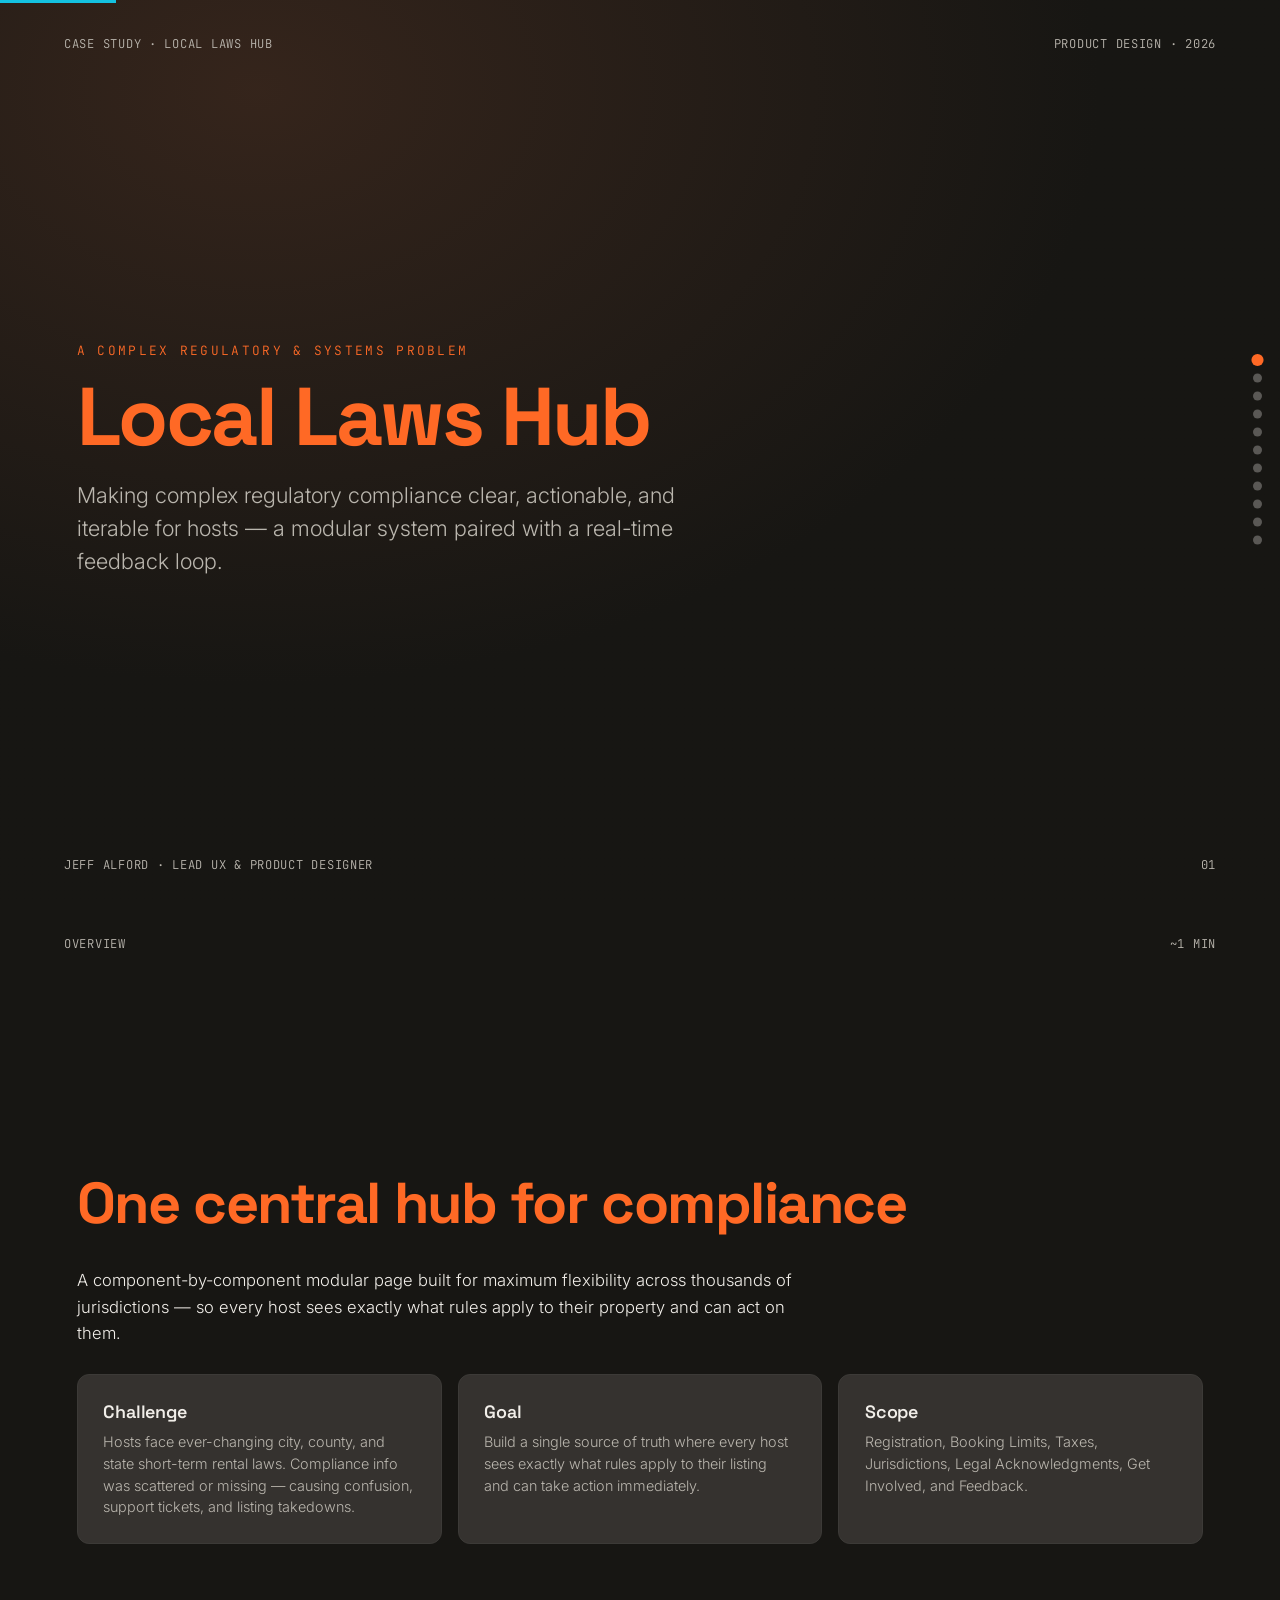
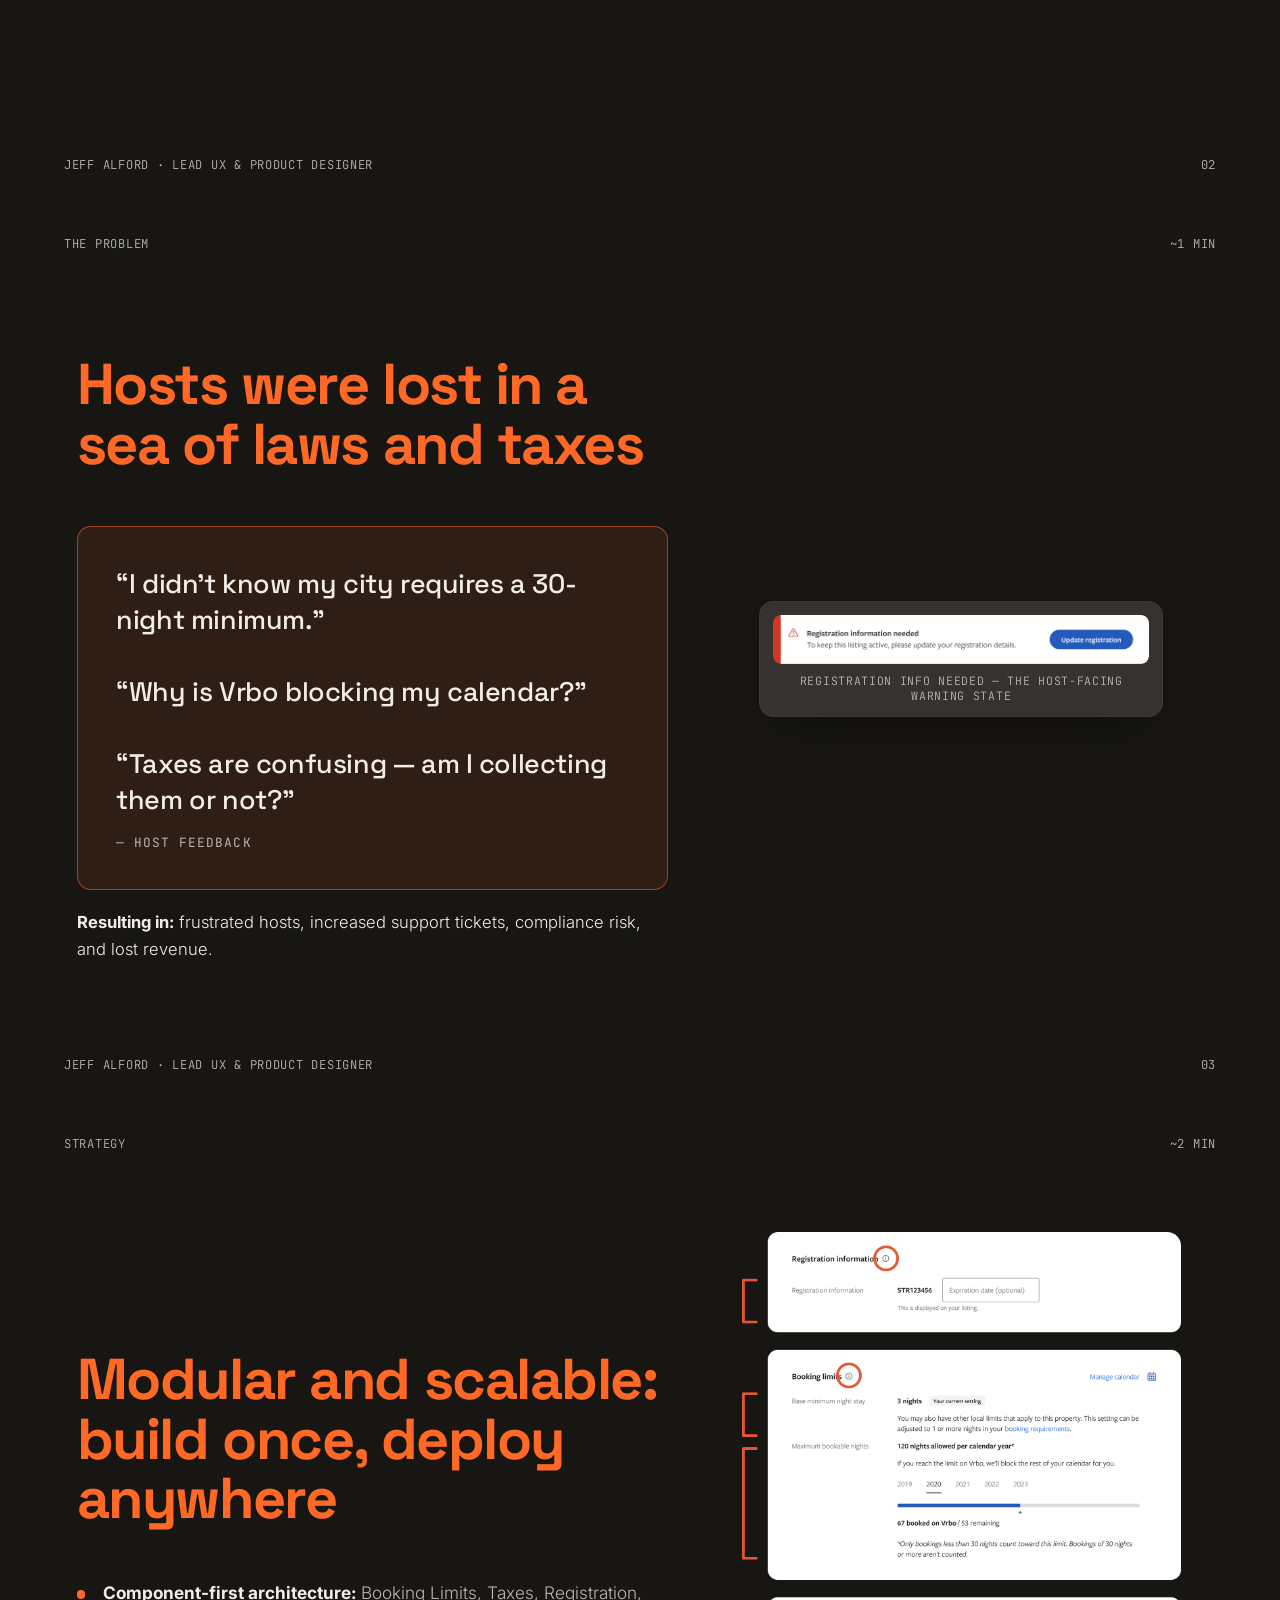
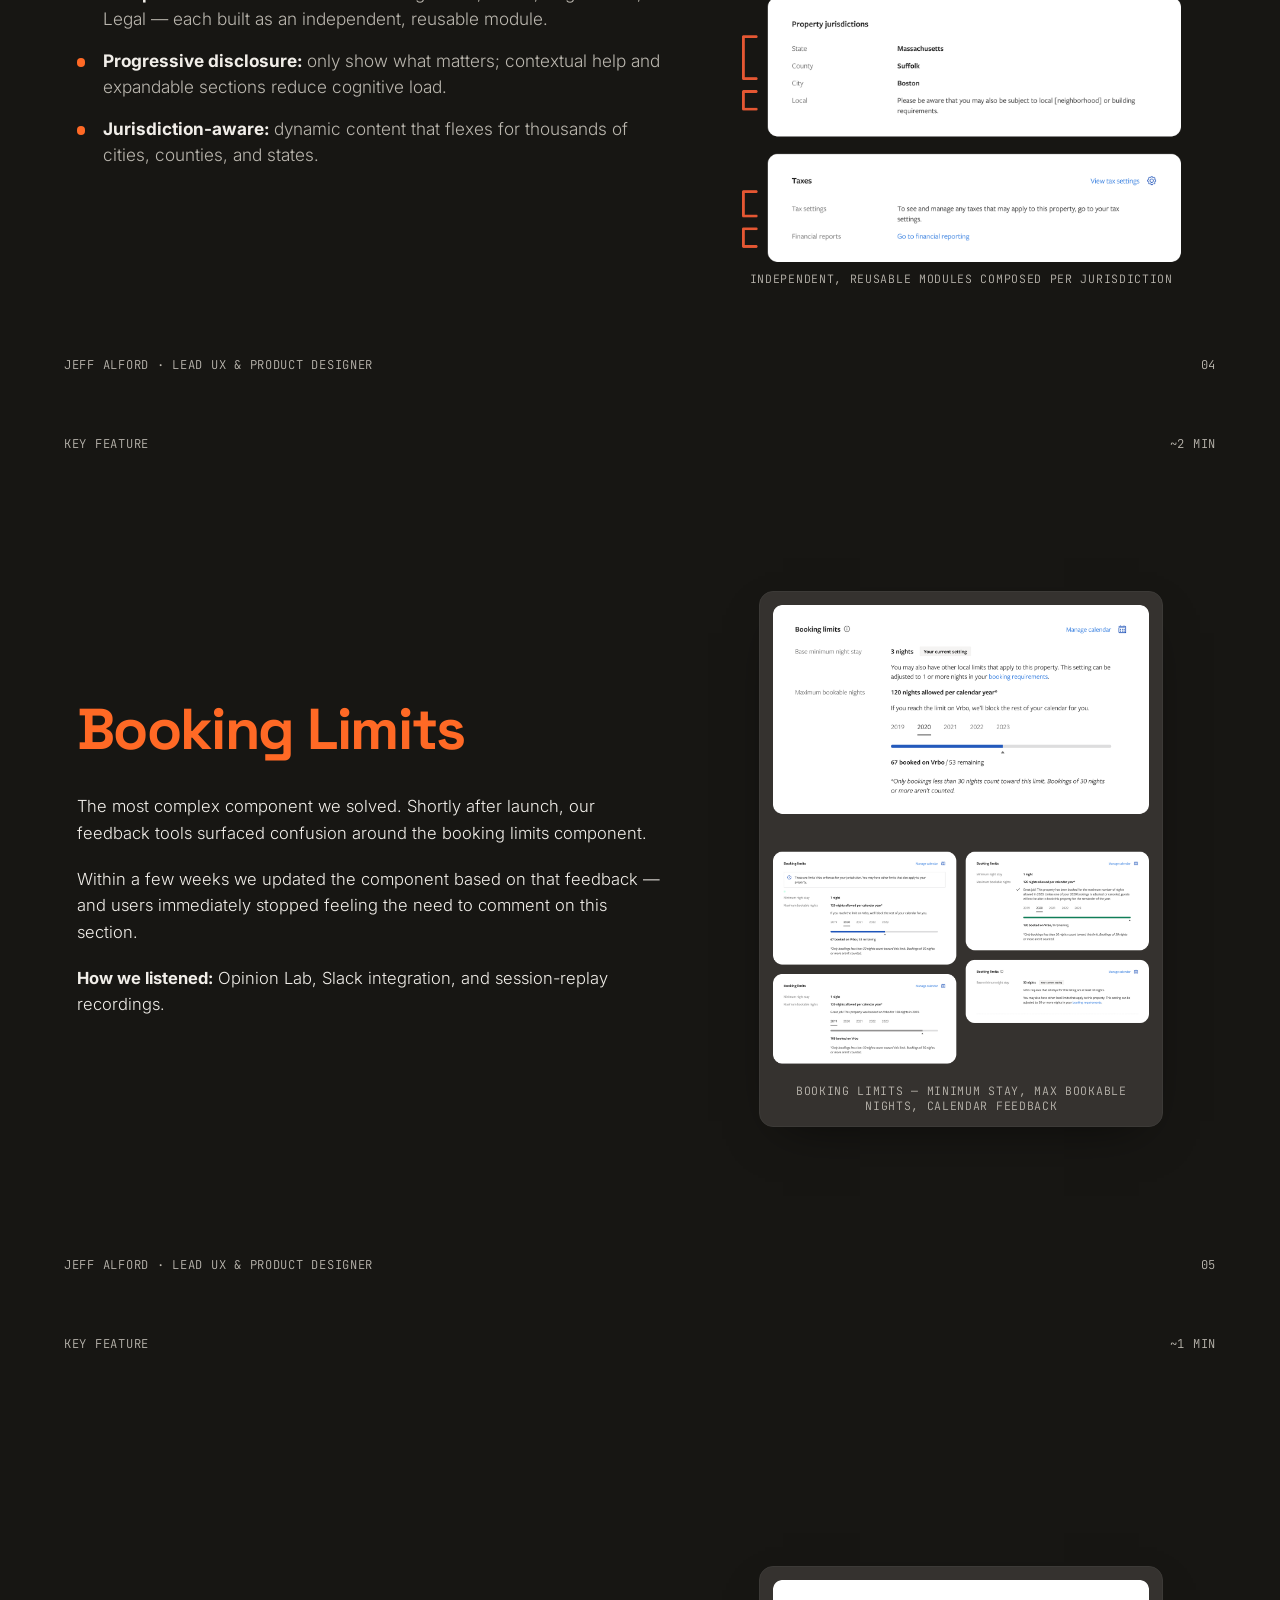
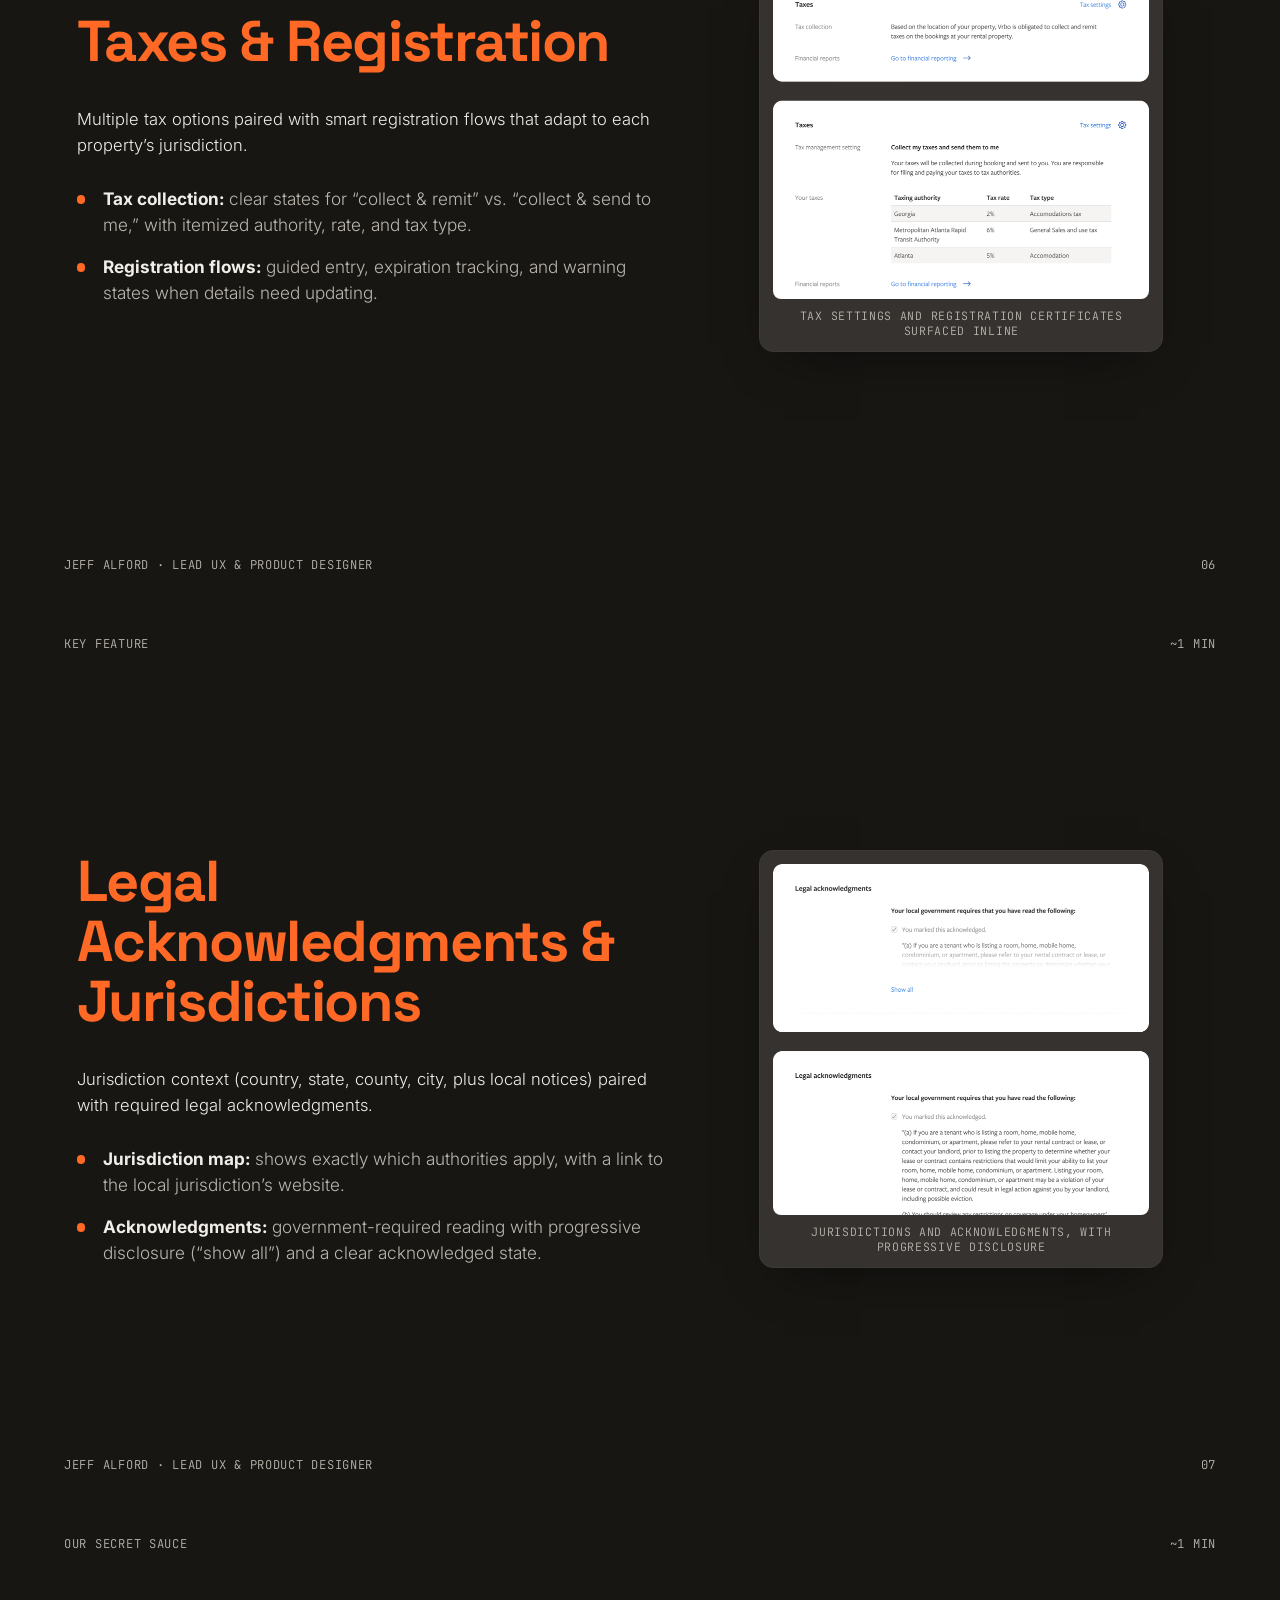
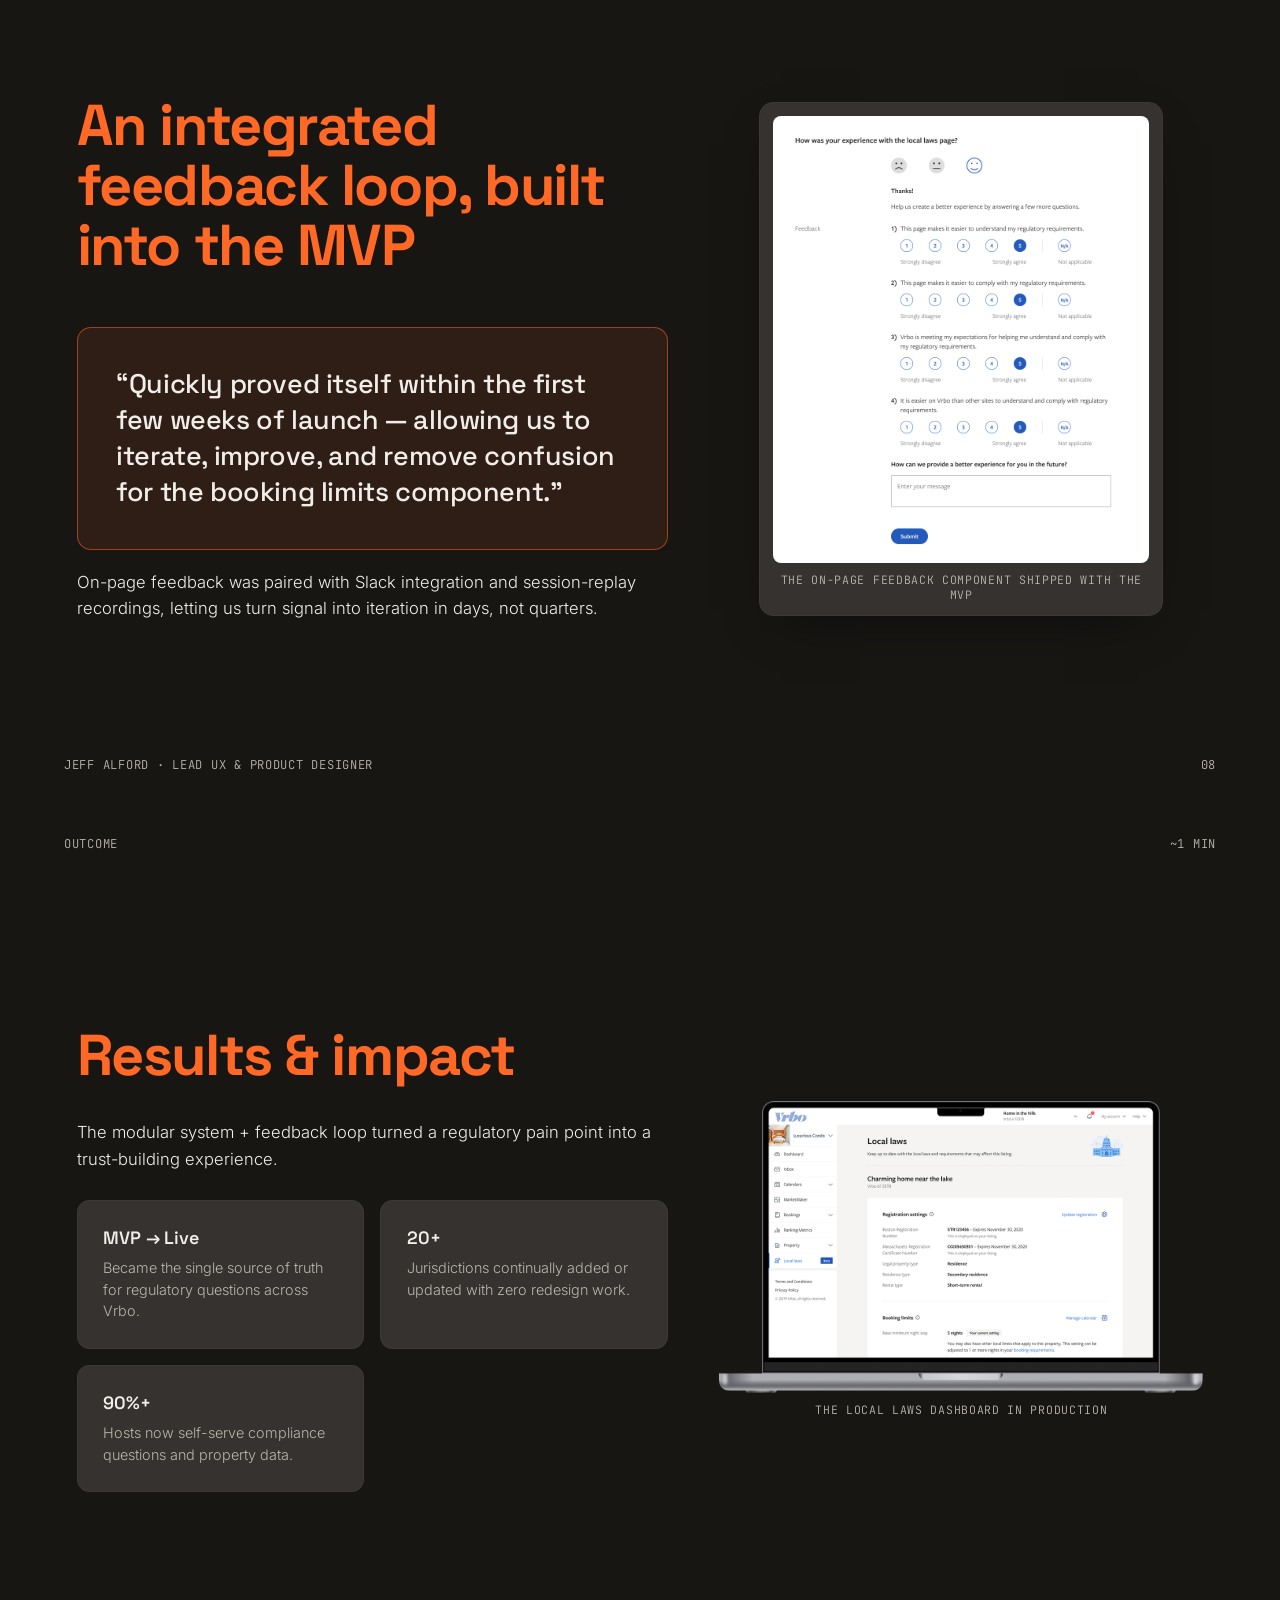
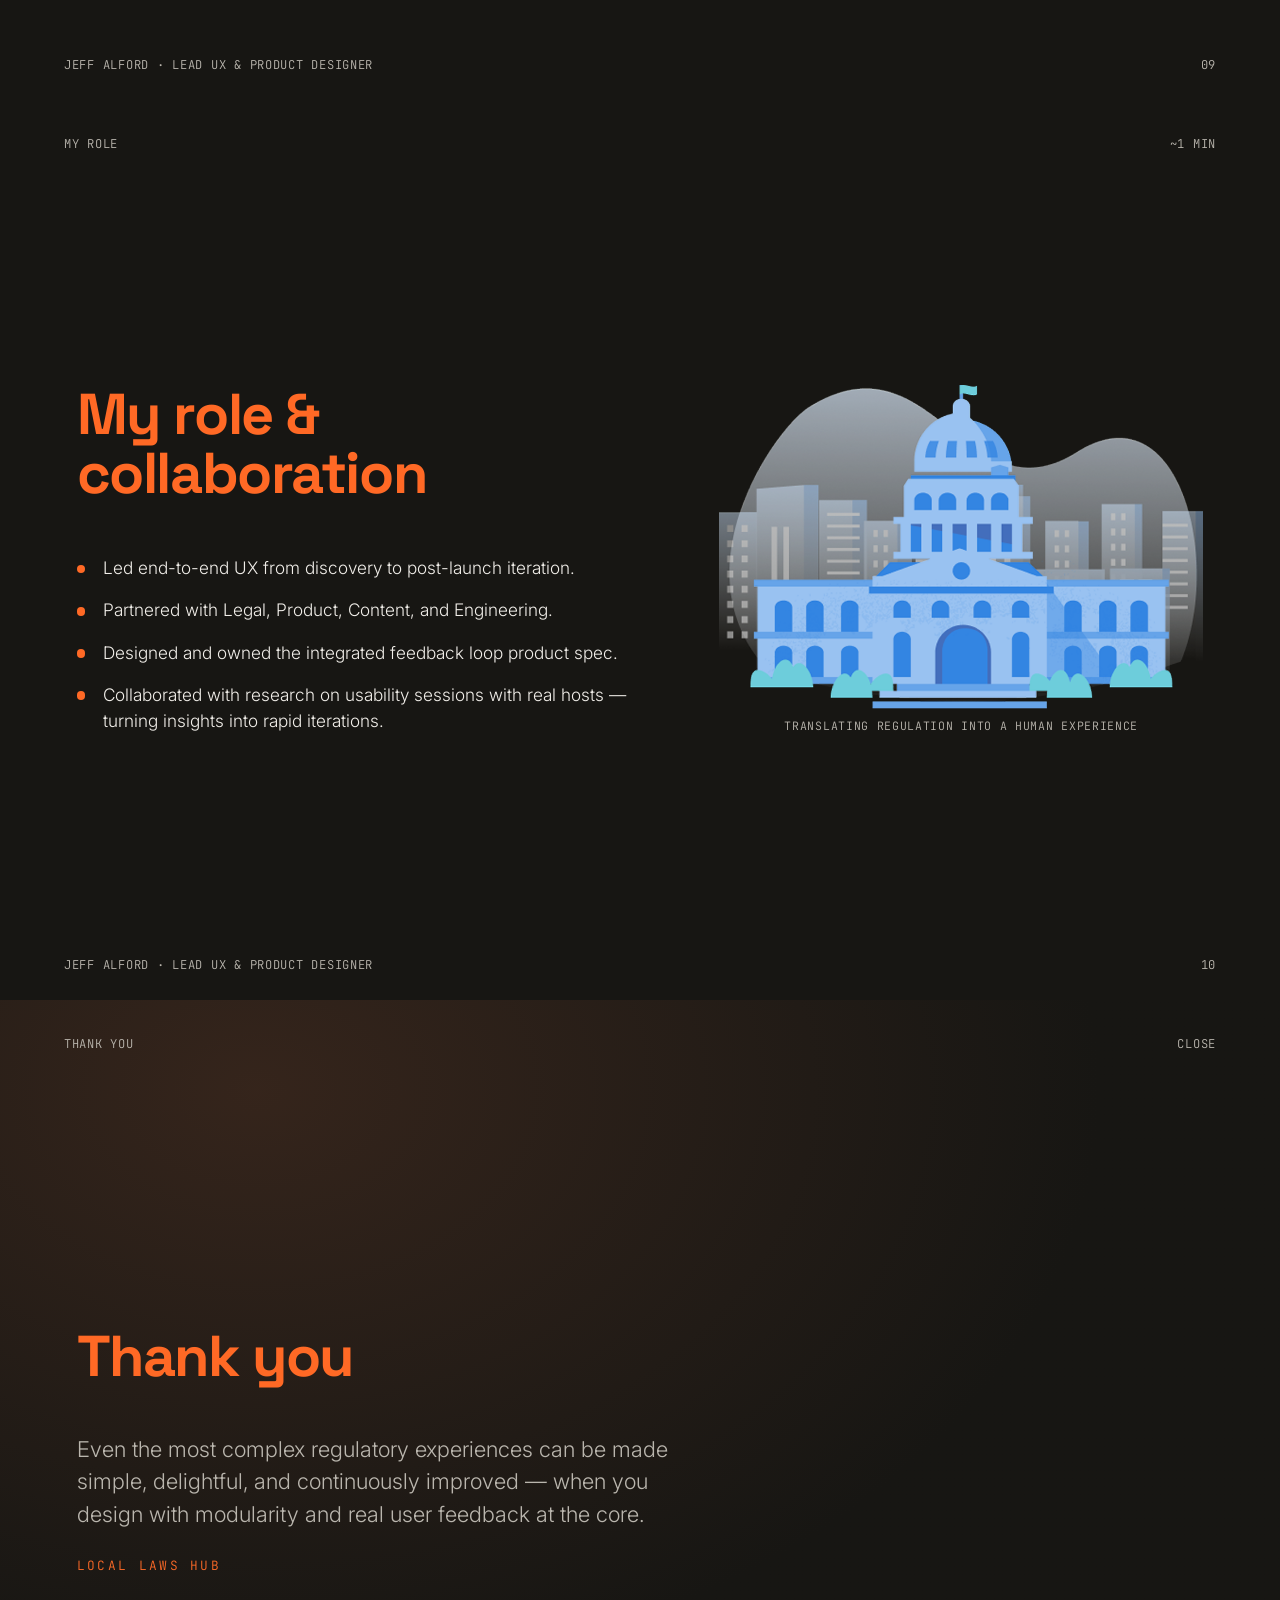
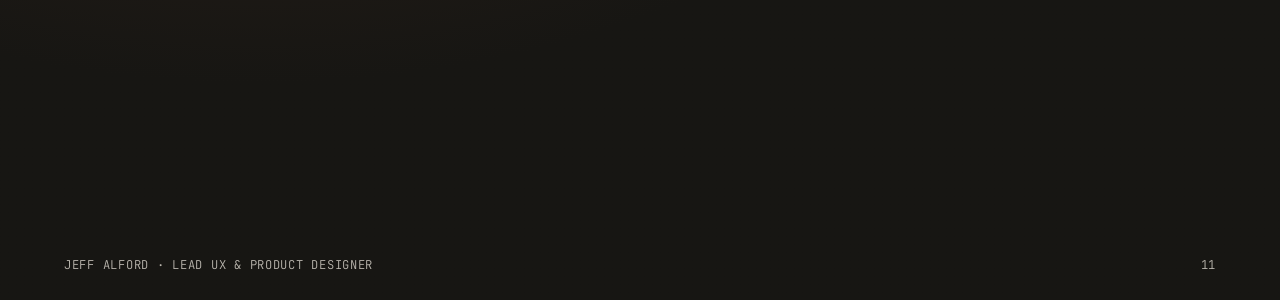
<file: local-laws-deck.html>
<!DOCTYPE html>
<html lang="en" data-theme="stone">
<head>
  <meta charset="utf-8">
  <meta name="viewport" content="width=device-width, initial-scale=1">
  <!-- bump this value to force-clear saved browser edits after you bake them in -->
  <meta name="deck-id" content="local-laws-stone-v1">
  <title>Local Laws Hub — Case Study</title>

  <link rel="preconnect" href="https://fonts.googleapis.com">
  <link rel="preconnect" href="https://fonts.gstatic.com" crossorigin>
  <link rel="stylesheet" href="https://fonts.googleapis.com/css2?family=Space+Grotesk:wght@400;500;600;700&family=Inter:wght@100;200;300;400;500;600;700&family=JetBrains+Mono:wght@400;500&display=swap">

  <style>
/* ============================================================
   COMPOUND DECK KIT — engine CSS (full-page behavior + author chrome)
   Pair with deck-kit.js. Load order in <head>:
  <style>
/* ============================================================
   COMPOUND DECK KIT — engine CSS (full-page behavior + author chrome)
   Pair with deck-kit.js. Load order in <head>:
       <link rel="stylesheet" href="assets/deck-kit.css">
       <link rel="stylesheet" href="themes/<theme>.css">   (theme wins)
       <script defer src="assets/deck-kit.js"></script>
   Requirement: each slide is <section class="slide"> … </section>.
   Optional:    <script type="application/json" id="speaker-notes">[…]</script>

   Everything here is generic. Themes set colors/fonts/layout and may
   override the --dk-* chrome variables below to match the deck.
   by Compound Systems · usecompound.ai
============================================================ */

:root {
    /* chrome accents — themes override these to match the deck */
    --dk-accent:        #1f6b63;   /* active nav dot, reveal-gate, edit focus */
    --dk-accent-2:      #c9ae3c;   /* progress bar, marker pins */
    --dk-accent-bright: #5ae0c8;   /* active nav dot on dark slides */
    --dk-ease:          cubic-bezier(0.16, 1, 0.3, 1);
}

/* ---- full-page scroll-snap base ---- */
html { scroll-snap-type: y mandatory; scroll-behavior: smooth; }
@media (prefers-reduced-motion: reduce) { html { scroll-behavior: auto; } }
body { margin: 0; }

.slide {
    position: relative;
    width: 100vw; height: 100vh; height: 100dvh;
    scroll-snap-align: start; overflow: hidden;
    display: flex; flex-direction: column;
}

/* ---- reveal animation (ease-out-expo) ---- */
.reveal {
    opacity: 0; transform: translateY(28px);
    transition: opacity 0.8s var(--dk-ease), transform 0.8s var(--dk-ease);
}
.slide.visible .reveal { opacity: 1; transform: none; }
.reveal.d1{transition-delay:.05s}.reveal.d2{transition-delay:.12s}.reveal.d3{transition-delay:.20s}
.reveal.d4{transition-delay:.28s}.reveal.d5{transition-delay:.36s}.reveal.d6{transition-delay:.44s}
.reveal.d7{transition-delay:.52s}.reveal.d8{transition-delay:.60s}

/* ---- tap-to-reveal gate (optional, opt-in) ----
   Wrap hidden content in [data-gate]; put a <button class="reveal-gate">
   inside it. Click (or Enter/Space on that slide) reveals .gate-item kids. */
[data-gate] .gate-item {
    opacity: 0; transform: translateY(16px);
    transition: opacity .7s var(--dk-ease), transform .7s var(--dk-ease);
}
[data-gate].revealed .gate-item { opacity: 1; transform: none; }
[data-gate].revealed .reveal-gate { opacity: 0; pointer-events: none; transform: scale(1.03); }
.reveal-gate {
    cursor: pointer; transition: opacity .5s var(--dk-ease), transform .5s var(--dk-ease);
}

/* ---- progress + nav dots (auto-injected) ---- */
.deck-progress { position: fixed; top: 0; left: 0; height: 3px; width: 0%; background: var(--dk-accent-2); z-index: 9999; transition: width .3s cubic-bezier(.2,.7,.2,1); }
.nav-dots { position: fixed; right: clamp(10px,1.4vw,18px); top: 50%; transform: translateY(-50%); display: flex; flex-direction: column; gap: 9px; z-index: 9998; }
.nav-dots button { width: 9px; height: 9px; border-radius: 50%; background: rgba(127,127,127,.30); border: none; padding: 0; cursor: pointer; transition: background .3s, transform .3s; }
.nav-dots button.on { background: var(--dk-accent); transform: scale(1.35); }
.nav-dots button.light { background: rgba(244,242,237,.3); }
.nav-dots button.light.on { background: var(--dk-accent-bright); }

/* ============================================================
   PRESENTATION CURSOR
   A soft circle that auto-contrasts against any background via
   mix-blend-mode: difference (light on dark, dark on light), grows
   over interactive targets. Pointer devices only. Off while editing.
============================================================ */
.deck-cursor {
    position: fixed; top: 0; left: 0; width: 24px; height: 24px; border-radius: 50%;
    background: rgba(255,255,255,0.6); mix-blend-mode: difference;
    pointer-events: none; z-index: 2147483000;
    transition: width .18s var(--dk-ease), height .18s var(--dk-ease), background .18s var(--dk-ease), opacity .2s ease;
}
.deck-cursor.hot { width: 48px; height: 48px; background: rgba(255,255,255,0.88); }
.deck-cursor.hidden { opacity: 0; }
body.deck-cursor-on, body.deck-cursor-on * { cursor: none !important; }
@media (hover: none), (pointer: coarse) {
    .deck-cursor { display: none !important; }
    body.deck-cursor-on, body.deck-cursor-on * { cursor: auto !important; }
}

/* ============================================================
   AUTHOR + PRESENTER CHROME
   Controls live top-center and only appear when the mouse is near
   the top edge. All chrome is hidden in print.
============================================================ */
.ea-controls {
    position: fixed; top: 12px; left: 50%; display: flex; gap: 6px;
    z-index: 2147483600; font-family: -apple-system, BlinkMacSystemFont, "Segoe UI", sans-serif;
    opacity: 0; pointer-events: none; transform: translate(-50%, -10px);
    transition: opacity .25s ease, transform .25s cubic-bezier(.2,.8,.2,1);
}
.ea-controls.near-top { opacity: 0.9; pointer-events: auto; transform: translate(-50%, 0); }
.ea-controls.near-top:hover { opacity: 1; }
.ea-controls button { appearance: none; background: rgba(18,20,22,.85); backdrop-filter: blur(8px); border: 1px solid rgba(255,255,255,.16); color: #f4f2ed; padding: 6px 11px; border-radius: 7px; font-size: 12px; font-weight: 500; cursor: pointer; white-space: nowrap; transition: background .15s; }
.ea-controls button:hover { background: rgba(18,20,22,.97); }
.ea-controls button.on { background: var(--dk-accent-2); border-color: var(--dk-accent-2); color: #14140e; }
.ea-controls button.ea-mini { padding: 6px 9px; opacity: .7; }

body.ea-editing [contenteditable]:hover { outline: 1px dashed color-mix(in srgb, var(--dk-accent) 45%, transparent); outline-offset: 3px; }
body.ea-editing [contenteditable]:focus { outline: 1.5px dashed color-mix(in srgb, var(--dk-accent-2) 85%, transparent); outline-offset: 3px; }
body.ea-annotating .slide [data-ea-id]:hover { outline: 1px solid color-mix(in srgb, var(--dk-accent-2) 55%, transparent); outline-offset: 2px; cursor: crosshair; }
body.ea-annotating .slide { cursor: crosshair; user-select: none; }

/* free-form region annotations: a box drawn anywhere, with a note pinned to it */
.ea-region { position: absolute; box-sizing: border-box; z-index: 45; display: none; cursor: pointer; border: 1.5px solid var(--dk-accent-2); border-radius: 6px; background: color-mix(in srgb, var(--dk-accent-2) 10%, transparent); }
body.ea-annotating .ea-region, body.ea-editing .ea-region { display: block; }
.ea-region > .ea-marker { display: block; }
.ea-region-draw { position: fixed; box-sizing: border-box; z-index: 2147483600; pointer-events: none; border: 1.5px dashed var(--dk-accent-2); border-radius: 6px; background: color-mix(in srgb, var(--dk-accent-2) 12%, transparent); }

.ea-marker { display: none; position: absolute; top: -11px; right: -11px; z-index: 50; width: 22px; height: 22px; border-radius: 50%; background: var(--dk-accent-2); color: #14140e; font-size: 12px; line-height: 22px; text-align: center; cursor: pointer; box-shadow: 0 2px 6px rgba(0,0,0,.3); }
body.ea-editing .ea-marker, body.ea-annotating .ea-marker { display: block; }

.ea-popover { position: fixed; z-index: 2147483650; width: 300px; background: #16302d; border: 1px solid rgba(255,255,255,.14); border-radius: 10px; padding: 12px; box-shadow: 0 12px 34px rgba(0,0,0,.5); display: flex; flex-direction: column; gap: 10px; font-family: -apple-system, BlinkMacSystemFont, sans-serif; }
.ea-popover textarea { width: 100%; min-height: 90px; resize: vertical; background: rgba(255,255,255,.06); border: 1px solid rgba(255,255,255,.14); border-radius: 7px; color: #f4f2ed; font: inherit; font-size: 14px; padding: 9px; line-height: 1.45; }
.ea-pop-row { display: flex; justify-content: space-between; }
.ea-pop-row button { appearance: none; border: 0; border-radius: 7px; padding: 7px 14px; font: inherit; font-size: 13px; font-weight: 500; cursor: pointer; }
.ea-pop-del { background: transparent; color: rgba(244,242,237,.55); }
.ea-pop-save { background: var(--dk-accent); color: #fff; }

.ea-notes-panel { position: fixed; right: 16px; bottom: 16px; width: 460px; max-width: calc(100vw - 32px); max-height: 44vh; background: #0c1c1c; border: 1px solid rgba(255,255,255,.14); border-radius: 12px; box-shadow: 0 14px 40px rgba(0,0,0,.55); z-index: 2147483620; display: none; flex-direction: column; overflow: hidden; font-family: -apple-system, BlinkMacSystemFont, sans-serif; }
.ea-notes-panel.open { display: flex; }
.ea-np-head { display: flex; align-items: center; justify-content: space-between; padding: 12px 16px; border-bottom: 1px solid rgba(255,255,255,.1); }
.ea-np-label { font-size: 12px; text-transform: uppercase; letter-spacing: .12em; color: var(--dk-accent-bright); font-weight: 600; }
.ea-np-hint { font-size: 11px; color: rgba(244,242,237,.4); margin-left: 8px; text-transform: none; letter-spacing: 0; }
.ea-np-close { appearance: none; background: transparent; border: 0; color: rgba(244,242,237,.55); font-size: 20px; cursor: pointer; }
.ea-np-body { padding: 16px; overflow-y: auto; font-size: 17px; line-height: 1.55; color: #f4f2ed; outline: none; }
.ea-np-body strong { color: var(--dk-accent-2); }
.ea-notes-panel.editing .ea-np-body { background: rgba(255,255,255,.04); box-shadow: inset 0 0 0 1.5px color-mix(in srgb, var(--dk-accent-2) 60%, transparent); border-radius: 8px; }

.ea-toast { position: fixed; bottom: 18px; left: 50%; transform: translate(-50%, 12px); background: #16302d; color: #f4f2ed; border: 1px solid rgba(255,255,255,.14); padding: 8px 16px; border-radius: 999px; font-size: 13px; z-index: 2147483640; opacity: 0; pointer-events: none; transition: opacity .2s, transform .2s; font-family: -apple-system, BlinkMacSystemFont, sans-serif; }
.ea-toast.show { opacity: 1; transform: translate(-50%, 0); }

/* ---- print: one slide per page, animations resolved, chrome gone ---- */
@page { size: 1280px 720px; margin: 0; }
@media print {
    html, body { scroll-snap-type: none; -webkit-print-color-adjust: exact !important; print-color-adjust: exact !important; }
    * { -webkit-print-color-adjust: exact !important; print-color-adjust: exact !important; }
    .slide { width: 1280px; height: 720px; page-break-after: always; break-after: page; }
    .reveal { opacity: 1 !important; transform: none !important; }
    [data-gate] .gate-item { opacity: 1 !important; transform: none !important; }
    .reveal-gate { display: none !important; }
    .deck-progress, .nav-dots, .ea-controls, .ea-notes-panel, .ea-popover, .ea-toast, .ea-marker, .ea-region, .ea-region-draw, .deck-cursor, .theme-switch { display: none !important; }
    /* No edit-mode affordances in print: contenteditable focus rings, the
       hover/focus dashed outlines (lines 104-106), nothing draws a box. */
    [contenteditable], body.ea-editing [contenteditable]:hover, body.ea-editing [contenteditable]:focus,
    body.ea-annotating .slide [data-ea-id]:hover, [data-ea-id], :focus, :focus-visible { outline: none !important; box-shadow: none !important; }
}

  </style>
  <style>
/* ============================================================
   THEME · STONE — Design Foundry dark mode (Stone brand)
   Tokens from JEFFRO Design Foundry .dark[data-brand="stone"].
   Set <html data-theme="stone">. Load after deck-kit.css.
============================================================ */

[data-theme="stone"] {
    --bg: oklch(0.2 0.006 92); --bg-sec: oklch(0.27 0.006 80); --surface: oklch(0.319 0.007 68);
    --text: oklch(0.95 0.007 81); --text-soft: oklch(0.777 0.012 85); --hair: oklch(0.35 0.006 80);
    --accent: oklch(0.72 0.21 40); --pill-bg: oklch(0.72 0.21 40 / 0.14);
    --cta-bg: oklch(0.72 0.21 40); --cta-text: oklch(0.134 0 0);
    --font-display: 'Space Grotesk', system-ui, sans-serif;
    --font-body: 'Inter', system-ui, sans-serif;
    --font-mono: 'JetBrains Mono', ui-monospace, monospace;
    /* engine chrome */
    --dk-accent: oklch(0.55 0.18 40); --dk-accent-2: oklch(0.75 0.13 215); --dk-accent-bright: oklch(0.72 0.21 40);
}

[data-theme="stone"] .slide { background: var(--bg); color: var(--text); font-family: var(--font-body); font-weight: 300; }
[data-theme="stone"] .slide.sec { background: radial-gradient(120% 120% at 20% 10%, oklch(0.28 0.03 50) 0%, oklch(0.2 0.006 92) 55%); }

[data-theme="stone"] .top { display: flex; justify-content: space-between; align-items: center; padding: clamp(1.5rem,4vh,2.5rem) clamp(2rem,5vw,4.5rem); }
[data-theme="stone"] .body { flex: 1; display: flex; flex-direction: column; justify-content: center; padding: 0 clamp(2rem,6vw,5.5rem); width: 100%; max-width: 1700px; margin: 0 auto; box-sizing: border-box; }
[data-theme="stone"] .bot { display: flex; justify-content: space-between; align-items: center; padding: clamp(1.1rem,3vh,1.9rem) clamp(2rem,5vw,4.5rem); }
[data-theme="stone"] .brand, [data-theme="stone"] .meta, [data-theme="stone"] .pg, [data-theme="stone"] .brand-mark { font-family: var(--font-mono); font-size: clamp(.68rem,.95vw,.85rem); letter-spacing: .06em; color: var(--text-soft); text-transform: uppercase; }

[data-theme="stone"] .overline { font-family: var(--font-mono); text-transform: uppercase; letter-spacing: .18em; font-size: clamp(.68rem,1vw,.9rem); color: var(--accent); margin: 0 0 clamp(.7rem,1.6vh,1.1rem); }
[data-theme="stone"] .display { font-family: var(--font-display); font-weight: 700; font-size: clamp(2.6rem,6.4vw,5.2rem); line-height: 1.0; letter-spacing: -.03em; margin: 0; color: var(--accent); }
[data-theme="stone"] .section { font-family: var(--font-display); font-weight: 700; font-size: clamp(2rem,4.6vw,3.6rem); line-height: 1.04; letter-spacing: -.025em; margin: 0; padding-bottom: 1.5rem; color: var(--accent); }
[data-theme="stone"] .lead { font-size: clamp(1.05rem,1.7vw,1.55rem); line-height: 1.5; color: var(--text-soft); max-width: 46ch; margin: clamp(1rem,2.4vh,1.6rem) 0 0; }
[data-theme="stone"] p { font-size: clamp(1rem,1.3vw,1.28rem); line-height: 1.6; margin: .6rem 0 0; font-weight: 300; max-width: 75ch; }
[data-theme="stone"] .quote { font-style: italic; color: var(--accent); max-width: 60ch; }

/* Feature pull-quote — design-system tokens only */
[data-theme="stone"] .pull-quote {
    position: relative;
    max-width: 56ch;
    margin: clamp(1.4rem,3vh,2.2rem) 0 0;
    padding: clamp(1.6rem,3.2vw,2.4rem);
    background: oklch(0.72 0.21 40 / 0.1);
    border: 1px solid oklch(0.72 0.21 40 / 0.5);
    border-radius: 14px;
    font-family: var(--font-display);
    font-weight: 500;
    font-style: normal;
    font-size: clamp(1.25rem,2.1vw,1.85rem);
    line-height: 1.34;
    letter-spacing: -.015em;
    color: var(--text);
}
[data-theme="stone"] .pull-quote cite {
    display: block;
    margin-top: clamp(.9rem,1.8vh,1.3rem);
    font-family: var(--font-mono);
    font-style: normal;
    font-weight: 400;
    font-size: clamp(.72rem,1vw,.9rem);
    letter-spacing: .08em;
    text-transform: uppercase;
    color: var(--text-soft);
}
[data-theme="stone"] .footnote { color: var(--text-soft); font-size: clamp(.82rem,1vw,1rem); }
[data-theme="stone"] .rule { width: 48px; height: 2px; background: var(--accent); margin: clamp(1rem,2.5vh,1.6rem) 0; }
[data-theme="stone"] strong { color: var(--text); font-weight: 700; }

[data-theme="stone"] .stat-number { font-family: var(--font-display); font-weight: 700; font-size: clamp(3.4rem,11vw,9rem); line-height: .88; letter-spacing: -.03em; color: var(--accent); font-variant-numeric: tabular-nums; }
[data-theme="stone"] .stat-label { font-size: clamp(1rem,1.5vw,1.4rem); font-weight: 600; margin-top: .6rem; }
[data-theme="stone"] .stat-sub { color: var(--text-soft); font-family: var(--font-mono); font-size: clamp(.78rem,1.1vw,1rem); margin-top: .4rem; }

[data-theme="stone"] .card-grid { display: grid; grid-template-columns: repeat(auto-fit, minmax(210px,1fr)); gap: clamp(1rem,2vw,1rem); margin-top: clamp(1.4rem,3vh,2.2rem); }
[data-theme="stone"] .card { background: var(--surface); border: 1px solid var(--hair); border-radius: 12px; padding: clamp(1.1rem,2vw,1.7rem); }
[data-theme="stone"] .card-t { font-family: var(--font-display); font-weight: 600; font-size: clamp(1.05rem,1.4vw,1.4rem); color: var(--text); letter-spacing: -.01em; }
[data-theme="stone"] .card-d { color: var(--text-soft); font-size: clamp(.9rem,1.1vw,1.1rem); margin-top: .5rem; line-height: 1.5; }

[data-theme="stone"] .pill { display: inline-flex; align-items: center; gap: .4em; background: var(--pill-bg); color: var(--accent); border: 1px solid var(--hair); border-radius: 999px; padding: .35em .9em; font-size: clamp(.76rem,1vw,.95rem); font-family: var(--font-mono); }
[data-theme="stone"] .kbd { font-family: var(--font-mono); background: var(--surface); border: 1px solid var(--hair); border-bottom-width: 2px; border-radius: 7px; padding: .12em .5em; font-size: .92em; color: var(--accent); }
[data-theme="stone"] .cta { display: inline-flex; align-items: center; gap: .5em; background: var(--cta-bg); color: var(--cta-text); font-family: var(--font-body); font-weight: 600; padding: clamp(.7rem,1.5vh,1rem) clamp(1.3rem,2.5vw,1.9rem); border-radius: 10px; text-decoration: none; font-size: clamp(1rem,1.3vw,1.2rem); }

[data-theme="stone"] ul.bullets { list-style: none; padding: 0; margin: clamp(1.2rem,3vh,2rem) 0 0; display: grid; gap: clamp(.8rem,1.8vh,1.3rem); max-width: 75ch; }
[data-theme="stone"] ul.bullets li { position: relative; padding-left: 1.5em; font-size: clamp(1rem,1.35vw,1.32rem); line-height: 1.5; color: var(--text); }
[data-theme="stone"] ul.bullets li::before { content: ""; position: absolute; left: 0; top: .55em; width: .5em; height: .5em; border-radius: 999px; background: var(--accent); }
[data-theme="stone"] ul.bullets li span { color: var(--text-soft); }

/* Split layout — text + supporting screenshot */
[data-theme="stone"] .split { display: grid; grid-template-columns: 1.1fr .9fr; align-items: center; gap: clamp(2rem,4vw,4rem); width: 100%; }
[data-theme="stone"] .split .split-media { display: flex; justify-content: center; }
[data-theme="stone"] .shot { display: flex; flex-direction: column; align-items: center; max-width: 100%; max-height: 74vh; border: 1px solid var(--hair); border-radius: 14px; background: var(--surface); padding: clamp(.5rem,1vw,.9rem); box-shadow: 0 18px 50px -24px oklch(0 0 0 / 0.65); box-sizing: border-box; }
[data-theme="stone"] .shot img { display: block; width: auto; max-width: 100%; height: auto; max-height: 70vh; object-fit: contain; border-radius: 8px; }
[data-theme="stone"] .shot figcaption { font-family: var(--font-mono); font-size: clamp(.7rem,.9vw,.85rem); letter-spacing: .06em; text-transform: uppercase; color: var(--text-soft); margin-top: clamp(.5rem,1vh,.8rem); text-align: center; }

/* Slide 6 — decisions two-column + system diagram band */
[data-theme="stone"] .decisions { display: grid; grid-template-columns: 1fr 1fr; align-items: start; gap: clamp(2rem,4vw,4rem); margin-top: clamp(1.2rem,2.6vh,1.8rem); }
[data-theme="stone"] .decisions ul.bullets { margin-top: 0; }
[data-theme="stone"] .decisions .decision-pick { display: flex; align-items: center; align-self: stretch; }
[data-theme="stone"] .decisions .decision-pick .pull-quote { margin: 0; max-width: none; font-size: clamp(1.05rem,1.5vw,1.4rem); }
[data-theme="stone"] .system-band { margin: clamp(1.4rem,3vh,2.2rem) 0 0; border: 1px solid var(--hair); border-radius: 14px; background: var(--surface); padding: clamp(.5rem,1vw,.9rem); box-shadow: 0 18px 50px -24px oklch(0 0 0 / 0.65); }
[data-theme="stone"] .system-band img { display: block; width: 100%; height: auto; object-fit: contain; border-radius: 8px; }
[data-theme="stone"] .system-band figcaption { font-family: var(--font-mono); font-size: clamp(.7rem,.9vw,.85rem); letter-spacing: .06em; text-transform: uppercase; color: var(--text-soft); margin-top: clamp(.5rem,1vh,.8rem); text-align: center; }

  </style>


</head>
<body>

  <!-- 1 · TITLE -->
  <section class="slide sec">
    <div class="top"><span class="brand">Case Study · Local Laws Hub</span><span class="meta">Product Design · 2026</span></div>
    <div class="body">
      <p class="overline reveal d1">A complex regulatory &amp; systems problem</p>
      <h1 class="display reveal d2">Local Laws Hub</h1>
      <p class="lead reveal d3">Making complex regulatory compliance clear, actionable, and iterable for hosts &mdash; a modular system paired with a real-time feedback loop.</p>
    </div>
    <div class="bot"><span class="brand-mark">Jeff Alford &middot; Lead UX &amp; Product Designer</span><span class="pg">01</span></div>
  </section>

  <!-- 2 · OVERVIEW -->
  <section class="slide">
    <div class="top"><span class="brand">Overview</span><span class="meta">~1 min</span></div>
    <div class="body">
      <h2 class="section reveal d1">One central hub for compliance</h2>
      <p class="reveal d2">A component-by-component modular page built for maximum flexibility across thousands of jurisdictions &mdash; so every host sees exactly what rules apply to their property and can act on them.</p>
      <div class="card-grid">
        <div class="card reveal d3"><div class="card-t">Challenge</div><div class="card-d">Hosts face ever-changing city, county, and state short-term rental laws. Compliance info was scattered or missing &mdash; causing confusion, support tickets, and listing takedowns.</div></div>
        <div class="card reveal d4"><div class="card-t">Goal</div><div class="card-d">Build a single source of truth where every host sees exactly what rules apply to their listing and can take action immediately.</div></div>
        <div class="card reveal d5"><div class="card-t">Scope</div><div class="card-d">Registration, Booking Limits, Taxes, Jurisdictions, Legal Acknowledgments, Get Involved, and Feedback.</div></div>
      </div>
    </div>
    <div class="bot"><span class="brand-mark">Jeff Alford &middot; Lead UX &amp; Product Designer</span><span class="pg">02</span></div>
  </section>

  <!-- 3 · THE PROBLEM -->
  <section class="slide">
    <div class="top"><span class="brand">The Problem</span><span class="meta">~1 min</span></div>
    <div class="body">
      <div class="split">
        <div>
          <h2 class="section reveal d1">Hosts were lost in a sea of laws and taxes</h2>
          <blockquote class="pull-quote reveal d2">&ldquo;I didn&rsquo;t know my city requires a 30-night minimum.&rdquo;<br><br>&ldquo;Why is Vrbo blocking my calendar?&rdquo;<br><br>&ldquo;Taxes are confusing &mdash; am I collecting them or not?&rdquo;<cite>&mdash; Host feedback</cite></blockquote>
          <p class="reveal d3" style="margin-top:1.2rem;"><strong>Resulting in:</strong> frustrated hosts, increased support tickets, compliance risk, and lost revenue.</p>
        </div>
        <div class="split-media reveal d3">
          <figure class="shot">
            <img src="assets/local-laws/error.png" alt="Local Laws hub showing registration, booking limits, and taxes">
            <figcaption>Registration info needed &mdash; the host-facing warning state</figcaption>
          </figure>
        </div>
      </div>
    </div>
    <div class="bot"><span class="brand-mark">Jeff Alford &middot; Lead UX &amp; Product Designer</span><span class="pg">03</span></div>
  </section>

  <!-- 4 · STRATEGY -->
  <section class="slide">
    <div class="top"><span class="brand">Strategy</span><span class="meta">~2 min</span></div>
    <div class="body">
      <div class="split">
        <div>
          <h2 class="section reveal d1">Modular and scalable: build once, deploy anywhere</h2>
          <ul class="bullets reveal d2">
            <li><strong>Component-first architecture:</strong> <span>Booking Limits, Taxes, Registration, Legal &mdash; each built as an independent, reusable module.</span></li>
            <li><strong>Progressive disclosure:</strong> <span>only show what matters; contextual help and expandable sections reduce cognitive load.</span></li>
            <li><strong>Jurisdiction-aware:</strong> <span>dynamic content that flexes for thousands of cities, counties, and states.</span></li>
          </ul>
        </div>
        <div class="split-media reveal d3">
          <figure class="shot" style="margin:0; border:none; background:none; padding:0; box-shadow:none; max-width:100%; overflow:hidden;">
            <img src="assets/local-laws/modular.png" alt="Modular components: registration, booking limits, jurisdictions, taxes">
            <figcaption>Independent, reusable modules composed per jurisdiction</figcaption>
          </figure>
        </div>
      </div>
    </div>
    <div class="bot"><span class="brand-mark">Jeff Alford &middot; Lead UX &amp; Product Designer</span><span class="pg">04</span></div>
  </section>

  <!-- 5 · KEY FEATURE: BOOKING LIMITS -->
  <section class="slide">
    <div class="top"><span class="brand">Key Feature</span><span class="meta">~2 min</span></div>
    <div class="body">
      <div class="split">
        <div>
          <h2 class="section reveal d1">Booking Limits</h2>
          <p class="reveal d2">The most complex component we solved. Shortly after launch, our feedback tools surfaced confusion around the booking limits component.</p>
          <p class="reveal d3" style="margin-top:1.2rem;">Within a few weeks we updated the component based on that feedback &mdash; and users immediately stopped feeling the need to comment on this section.</p>
          <p class="reveal d4" style="margin-top:1.2rem;"><strong>How we listened:</strong> Opinion Lab, Slack integration, and session-replay recordings.</p>
        </div>
        <div class="split-media reveal d3">
          <figure class="shot">
            <img src="assets/local-laws/booking-limits.png" alt="Booking limits component with minimum night stay and bookable nights">
            <figcaption>Booking limits &mdash; minimum stay, max bookable nights, calendar feedback</figcaption>
          </figure>
        </div>
      </div>
    </div>
    <div class="bot"><span class="brand-mark">Jeff Alford &middot; Lead UX &amp; Product Designer</span><span class="pg">05</span></div>
  </section>

  <!-- 6 · KEY FEATURE: TAXES & REGISTRATION -->
  <section class="slide">
    <div class="top"><span class="brand">Key Feature</span><span class="meta">~1 min</span></div>
    <div class="body">
      <div class="split">
        <div>
          <h2 class="section reveal d1">Taxes &amp; Registration</h2>
          <p class="reveal d2">Multiple tax options paired with smart registration flows that adapt to each property&rsquo;s jurisdiction.</p>
          <ul class="bullets reveal d3">
            <li><strong>Tax collection:</strong> <span>clear states for &ldquo;collect &amp; remit&rdquo; vs. &ldquo;collect &amp; send to me,&rdquo; with itemized authority, rate, and tax type.</span></li>
            <li><strong>Registration flows:</strong> <span>guided entry, expiration tracking, and warning states when details need updating.</span></li>
          </ul>
        </div>
        <div class="split-media reveal d3">
          <figure class="shot">
            <img src="assets/local-laws/taxes.png" alt="Taxes and registration settings with rates and registration numbers">
            <figcaption>Tax settings and registration certificates surfaced inline</figcaption>
          </figure>
        </div>
      </div>
    </div>
    <div class="bot"><span class="brand-mark">Jeff Alford &middot; Lead UX &amp; Product Designer</span><span class="pg">06</span></div>
  </section>

  <!-- 7 · KEY FEATURE: LEGAL + JURISDICTIONS -->
  <section class="slide">
    <div class="top"><span class="brand">Key Feature</span><span class="meta">~1 min</span></div>
    <div class="body">
      <div class="split">
        <div>
          <h2 class="section reveal d1">Legal Acknowledgments &amp; Jurisdictions</h2>
          <p class="reveal d2">Jurisdiction context (country, state, county, city, plus local notices) paired with required legal acknowledgments.</p>
          <ul class="bullets reveal d3">
            <li><strong>Jurisdiction map:</strong> <span>shows exactly which authorities apply, with a link to the local jurisdiction&rsquo;s website.</span></li>
            <li><strong>Acknowledgments:</strong> <span>government-required reading with progressive disclosure (&ldquo;show all&rdquo;) and a clear acknowledged state.</span></li>
          </ul>
        </div>
        <div class="split-media reveal d3">
          <figure class="shot">
            <img src="assets/local-laws/legal-ack.png" alt="Property jurisdictions and legal acknowledgments component">
            <figcaption>Jurisdictions and acknowledgments, with progressive disclosure</figcaption>
          </figure>
        </div>
      </div>
    </div>
    <div class="bot"><span class="brand-mark">Jeff Alford &middot; Lead UX &amp; Product Designer</span><span class="pg">07</span></div>
  </section>

  <!-- 8 · FEEDBACK LOOP -->
  <section class="slide">
    <div class="top"><span class="brand">Our Secret Sauce</span><span class="meta">~1 min</span></div>
    <div class="body">
      <div class="split">
        <div>
          <h2 class="section reveal d1">An integrated feedback loop, built into the MVP</h2>
          <blockquote class="pull-quote reveal d2">&ldquo;Quickly proved itself within the first few weeks of launch &mdash; allowing us to iterate, improve, and remove confusion for the booking limits component.&rdquo;</blockquote>
          <p class="reveal d3" style="margin-top:1.2rem;">On-page feedback was paired with Slack integration and session-replay recordings, letting us turn signal into iteration in days, not quarters.</p>
        </div>
        <div class="split-media reveal d3">
          <figure class="shot">
            <img src="assets/local-laws/feedback-loop.png" alt="On-page feedback widget asking about the local laws page experience">
            <figcaption>The on-page feedback component shipped with the MVP</figcaption>
          </figure>
        </div>
      </div>
    </div>
    <div class="bot"><span class="brand-mark">Jeff Alford &middot; Lead UX &amp; Product Designer</span><span class="pg">08</span></div>
  </section>

  <!-- 9 · OUTCOME -->
  <section class="slide">
    <div class="top"><span class="brand">Outcome</span><span class="meta">~1 min</span></div>
    <div class="body">
      <div class="split">
        <div>
          <h2 class="section reveal d1">Results &amp; impact</h2>
          <p class="reveal d2">The modular system + feedback loop turned a regulatory pain point into a trust-building experience.</p>
          <div class="card-grid">
            <div class="card reveal d3"><div class="card-t">MVP &rarr; Live</div><div class="card-d">Became the single source of truth for regulatory questions across Vrbo.</div></div>
            <div class="card reveal d4"><div class="card-t">20+</div><div class="card-d">Jurisdictions continually added or updated with zero redesign work.</div></div>
            <div class="card reveal d5"><div class="card-t">90%+</div><div class="card-d">Hosts now self-serve compliance questions and property data.</div></div>
          </div>
        </div>
        <div class="split-media reveal d3">
          <figure class="shot" style="margin:0; border:none; background:none; padding:0; box-shadow:none; max-width:100%; overflow:hidden;">
            <img src="assets/local-laws/laptop.png" alt="Laptop displaying the Vrbo Local Laws dashboard">
            <figcaption>The Local Laws dashboard in production</figcaption>
          </figure>
        </div>
      </div>
    </div>
    <div class="bot"><span class="brand-mark">Jeff Alford &middot; Lead UX &amp; Product Designer</span><span class="pg">09</span></div>
  </section>

  <!-- 10 · MY ROLE -->
  <section class="slide">
    <div class="top"><span class="brand">My Role</span><span class="meta">~1 min</span></div>
    <div class="body">
      <div class="split">
        <div>
          <h2 class="section reveal d1">My role &amp; collaboration</h2>
          <ul class="bullets reveal d2">
            <li>Led end-to-end UX from discovery to post-launch iteration.</li>
            <li>Partnered with Legal, Product, Content, and Engineering.</li>
            <li>Designed and owned the integrated feedback loop product spec.</li>
            <li>Collaborated with research on usability sessions with real hosts &mdash; turning insights into rapid iterations.</li>
          </ul>
        </div>
        <div class="split-media reveal d3">
          <figure class="shot" style="margin:0; border:none; background:none; padding:0; box-shadow:none; max-width:100%; overflow:hidden;">
            <img src="assets/local-laws/clip-art.png" alt="Illustration of a government building">
            <figcaption>Translating regulation into a human experience</figcaption>
          </figure>
        </div>
      </div>
    </div>
    <div class="bot"><span class="brand-mark">Jeff Alford &middot; Lead UX &amp; Product Designer</span><span class="pg">10</span></div>
  </section>

  <!-- 11 · THANK YOU -->
  <section class="slide sec">
    <div class="top"><span class="brand">Thank You</span><span class="meta">Close</span></div>
    <div class="body">
      <h2 class="section reveal d1">Thank you</h2>
      <p class="lead reveal d2">Even the most complex regulatory experiences can be made simple, delightful, and continuously improved &mdash; when you design with modularity and real user feedback at the core.</p>
      <p class="overline reveal d3" style="margin-top:1.6rem;">Local Laws Hub</p>
    </div>
    <div class="bot"><span class="brand-mark">Jeff Alford &middot; Lead UX &amp; Product Designer</span><span class="pg">11</span></div>
  </section>

  <!-- Speaker notes — 1:1 with the slides above, in order. Edit live with E. -->
  <script type="application/json" id="speaker-notes">
  [
    {"title": "Title", "note": "Frame it: this is a story about making complex regulatory compliance clear and iterable. Modular system + real-time feedback loop."},
    {"title": "Overview", "note": "One central hub. State the Challenge, Goal, and Scope quickly."},
    {"title": "The Problem", "note": "Hosts were lost. Read one host quote. Land the business impact: support tickets, compliance risk, lost revenue."},
    {"title": "Strategy", "note": "Modular, scalable: component-first, progressive disclosure, jurisdiction-aware."},
    {"title": "Booking Limits", "note": "The hardest component. Feedback tools surfaced confusion; we iterated within weeks and comments stopped."},
    {"title": "Taxes & Registration", "note": "Multiple tax options + smart registration flows. Clear collect/remit states and expiration tracking."},
    {"title": "Legal & Jurisdictions", "note": "Jurisdiction context + required acknowledgments with progressive disclosure."},
    {"title": "Feedback Loop", "note": "The secret sauce. On-page feedback + Slack + session replay = iterate in days."},
    {"title": "Outcome", "note": "MVP to single source of truth, 20+ jurisdictions with no redesign, 90%+ self-serve."},
    {"title": "My Role", "note": "End-to-end UX, cross-functional partnership, owned the feedback loop spec, research collaboration."},
    {"title": "Thank You", "note": "Close on the theme: modularity + real user feedback make complex experiences simple."}
  ]
  </script>
<script>
/* ============================================================
   COMPOUND DECK KIT — engine JS (full-page deck + author/presenter layer)
   Pair with deck-kit.css. Include once, after your slides:
       <script defer src="assets/deck-kit.js"><\/script>

   Gives any deck of <section class="slide"> elements:
     • scroll-snap nav (arrows / space / PgUp-Dn / Home-End), nav dots, progress bar
     • IntersectionObserver reveal (.reveal -> .visible) + staggered .d1..d8
     • count-up numbers: <span data-count="16500" data-prefix="$"> (opt data-decimals, data-suffix)
     • tap-to-reveal gate: wrap content in [data-gate] with a .reveal-gate button (Enter also fires)
     • presentation cursor: auto-contrast circle, grows over interactive targets (pointer devices)
     • Edit mode (E): contenteditable text, persisted to localStorage, survives reload
     • Mark mode (M): pin a note to any element, or drag a box anywhere to annotate a region
     • Speaker notes from <script id="speaker-notes"> JSON [{title,note},…] aligned to slide order:
         - inline panel (N) — EDITABLE while Edit mode is on
         - presenter window (P): current note, next-slide preview, timer; share only the deck window
     • Export edited HTML (notes + text baked in), Export PDF (print -> Save as PDF)
   Controls live top-center and only appear when the mouse is near the top edge.

   Customize the editable set with:  window.DECK_KIT_EDIT_SEL = "h1,h2,.my-class";
   Persisted keys are namespaced per deck (meta[name=deck-id] content, else pathname).
   To force-clear stale browser edits after baking, bump <meta name="deck-id"> value.
   by Compound Systems · usecompound.ai
============================================================ */
(() => {
  "use strict";
  const slides = Array.from(document.querySelectorAll(".slide"));
  if (!slides.length) return;

  const DECK_ID = (document.querySelector('meta[name="deck-id"]') || {}).content || location.pathname;
  const CHANNEL_NAME = "deckkit:" + DECK_ID;
  const LS_EDITS = "deckkit.edits:" + DECK_ID;
  const LS_ANNOT = "deckkit.annot:" + DECK_ID;
  const LS_REGIONS = "deckkit.regions:" + DECK_ID;
  const LS_NOTES = "deckkit.notes:" + DECK_ID;

  const DEFAULT_EDIT_SEL = "h1,h2,h3,h4,h5,h6,p,li,blockquote,.overline,.lead,.title-lead," +
    ".stat-number,.stat-label,.stat-sub,.real-tag,.real-hours,.real-unit,.real-foot," +
    ".phase-title,.phase-desc,.coach-t,.coach-d,.price-line,.glabel,.fn-t,.fn-n,.chip,.pill,.card-t,.card-d," +
    ".meta,.pg,.eq,.out-line,.price-item .k,.price-item .v,[data-edit]";
  const EDIT_SEL = window.DECK_KIT_EDIT_SEL || DEFAULT_EDIT_SEL;

  let NOTES = [];
  const notesTag = document.getElementById("speaker-notes");
  if (notesTag) { try { NOTES = JSON.parse(notesTag.textContent || "[]"); } catch (e) {} }

  const lsGet = (k) => { try { return JSON.parse(localStorage.getItem(k) || "{}"); } catch (e) { return {}; } };
  const lsSet = (k, v) => { try { localStorage.setItem(k, JSON.stringify(v)); } catch (e) {} };
  const isDark = (el) => {
    const m = getComputedStyle(el).backgroundColor.match(/\d+/g);
    if (!m) return false;
    return (0.299 * m[0] + 0.587 * m[1] + 0.114 * m[2]) < 128;
  };

  // speaker-note overrides (editable notes): { "<slideIndex>": "<html>" }
  let NOTE_OVERRIDES = lsGet(LS_NOTES);
  const noteFor = (i) => {
    const base = NOTES[i] || { title: "", note: "" };
    const ov = NOTE_OVERRIDES[i];
    return (typeof ov === "string") ? { title: base.title, note: ov } : base;
  };

  // theme-driven presenter accents
  const cs = getComputedStyle(document.documentElement);
  const ACC = (cs.getPropertyValue("--dk-accent") || "#1f6b63").trim() || "#1f6b63";
  const ACC2 = (cs.getPropertyValue("--dk-accent-2") || "#c9ae3c").trim() || "#c9ae3c";

  /* ---- inject chrome that isn't already present ---- */
  let progress = document.querySelector(".deck-progress");
  if (!progress) { progress = document.createElement("div"); progress.className = "deck-progress"; document.body.appendChild(progress); }
  let dotsNav = document.querySelector(".nav-dots");
  if (!dotsNav) { dotsNav = document.createElement("nav"); dotsNav.className = "nav-dots"; document.body.appendChild(dotsNav); }

  /* ---- count-up ---- */
  function countUp(el) {
    if (el.dataset.counted) return; el.dataset.counted = "1";
    const target = parseFloat(el.dataset.count), dec = parseInt(el.dataset.decimals || "0", 10);
    const pre = el.dataset.prefix || "", suf = el.dataset.suffix || "";
    const fmt = (n) => pre + n.toLocaleString("en-US", { minimumFractionDigits: dec, maximumFractionDigits: dec }) + suf;
    const dur = 1100, t0 = performance.now(), ease = (t) => 1 - Math.pow(1 - t, 3);
    (function step(now) {
      const p = Math.min(1, (now - t0) / dur);
      el.textContent = fmt(target * ease(p));
      if (p < 1) requestAnimationFrame(step); else el.textContent = fmt(target);
    })(performance.now());
  }

  /* ---- reveal + active tracking ---- */
  let curIndex = 0;
  const io = new IntersectionObserver((entries) => {
    entries.forEach((e) => {
      if (e.isIntersecting && e.intersectionRatio >= 0.55) {
        e.target.classList.add("visible");
        e.target.querySelectorAll("[data-count]").forEach(countUp);
        curIndex = slides.indexOf(e.target); onSlideChange();
      }
    });
  }, { threshold: [0.55] });
  slides.forEach((s) => io.observe(s));

  function onSlideChange() {
    const dark = isDark(slides[curIndex]);
    dotsNav.querySelectorAll("button").forEach((b, i) => {
      b.classList.toggle("on", i === curIndex);
      b.classList.toggle("light", dark);
    });
    progress.style.width = ((curIndex + 1) / slides.length * 100) + "%";
    if (notesOpen) renderNotesPanel(curIndex);
    pushState(curIndex);
  }
  function goTo(i) {
    const n = Math.max(0, Math.min(i, slides.length - 1));
    slides[n].scrollIntoView({ behavior: "smooth", block: "start" });
  }

  slides.forEach((s, i) => {
    const b = document.createElement("button");
    b.setAttribute("aria-label", "Go to slide " + (i + 1));
    b.addEventListener("click", () => goTo(i));
    dotsNav.appendChild(b);
  });

  window.addEventListener("keydown", (e) => {
    const inEditable = e.target.isContentEditable || /^(INPUT|TEXTAREA)$/.test(e.target.tagName);
    if (inEditable) { if (e.key === "Escape") e.target.blur(); return; }
    if (e.key === "Enter") {
      const box = slides[curIndex] && slides[curIndex].querySelector("[data-gate]:not(.revealed)");
      if (box) { e.preventDefault(); box.classList.add("revealed"); return; }
    }
    if (["ArrowDown", "ArrowRight", "PageDown", " "].includes(e.key)) { e.preventDefault(); goTo(curIndex + 1); }
    else if (["ArrowUp", "ArrowLeft", "PageUp"].includes(e.key)) { e.preventDefault(); goTo(curIndex - 1); }
    else if (e.key === "Home") { e.preventDefault(); goTo(0); }
    else if (e.key === "End") { e.preventDefault(); goTo(slides.length - 1); }
    else if (e.key === "e" || e.key === "E") setEditing(!editing);
    else if (e.key === "m" || e.key === "M") setAnnotating(!annotating);
    else if (e.key === "n" || e.key === "N") toggleNotes();
    else if (e.key === "p" || e.key === "P") openPresenter();
    else if (e.key === "Escape") { closePopover(); if (editing) setEditing(false); if (annotating) setAnnotating(false); }
  });

  /* ---- tap-to-reveal gates ---- */
  function initGates() {
    document.querySelectorAll(".reveal-gate").forEach((g) => {
      g.addEventListener("click", (e) => { e.preventDefault(); const box = g.closest("[data-gate]"); if (box) box.classList.add("revealed"); });
    });
  }

  /* ---- presentation cursor ---- */
  let deckCursor = null, cursorX = 0, cursorY = 0, cursorRaf = null;
  function initCursor() {
    if (!window.matchMedia || !window.matchMedia("(hover: hover) and (pointer: fine)").matches) return;
    deckCursor = document.createElement("div");
    deckCursor.className = "deck-cursor hidden";
    document.body.appendChild(deckCursor);
    document.body.classList.add("deck-cursor-on");
    window.addEventListener("mousemove", (e) => {
      cursorX = e.clientX; cursorY = e.clientY;
      deckCursor.classList.remove("hidden");
      if (!cursorRaf) cursorRaf = requestAnimationFrame(() => {
        cursorRaf = null;
        deckCursor.style.transform = "translate(" + cursorX + "px," + cursorY + "px) translate(-50%,-50%)";
      });
      const hot = e.target.closest && e.target.closest("a,button,.nav-dots button,.reveal-gate,[data-act],[contenteditable='true']");
      deckCursor.classList.toggle("hot", !!hot);
    }, { passive: true });
    document.addEventListener("mouseleave", () => deckCursor && deckCursor.classList.add("hidden"));
  }
  function updateCursorMode() {
    if (!deckCursor) return;
    const native = editing || annotating;   // hand the caret back while editing/annotating
    document.body.classList.toggle("deck-cursor-on", !native);
    deckCursor.classList.toggle("hidden", native);
  }

  /* ===================== AUTHOR LAYER ===================== */
  function assignIds() {
    slides.forEach((slide, si) => {
      let n = 0;
      slide.querySelectorAll(EDIT_SEL).forEach((el) => { if (!el.dataset.eaId) el.dataset.eaId = "s" + si + "-e" + n; n++; });
    });
  }

  let editing = false, saveTimer = null;
  function rehydrateEdits() {
    const saved = lsGet(LS_EDITS);
    slides.forEach((slide) => slide.querySelectorAll("[data-ea-id]").forEach((el) => {
      const v = saved[el.dataset.eaId]; if (typeof v === "string") el.innerHTML = v;
    }));
  }
  function persistEdits() {
    const saved = lsGet(LS_EDITS);
    slides.forEach((slide) => slide.querySelectorAll("[data-ea-id]").forEach((el) => { saved[el.dataset.eaId] = el.innerHTML; }));
    lsSet(LS_EDITS, saved); flash("Edits saved");
  }
  function setEditing(on) {
    editing = on; document.body.classList.toggle("ea-editing", on);
    slides.forEach((slide) => slide.querySelectorAll("[data-ea-id]").forEach((el) => {
      if (on) { el.setAttribute("contenteditable", "true"); el.setAttribute("spellcheck", "false"); }
      else el.removeAttribute("contenteditable");
    }));
    if (!on) persistEdits();
    if (notesOpen) renderNotesPanel(curIndex);   // toggle note editability
    syncButtons(); updateCursorMode();
  }
  document.addEventListener("input", (e) => {
    if (editing && e.target.closest("[data-ea-id]")) { clearTimeout(saveTimer); saveTimer = setTimeout(persistEdits, 400); }
  });
  function resetEdits() {
    if (!confirm("Clear all saved text edits, notes and marks, then reload the original?")) return;
    try { [LS_EDITS, LS_ANNOT, LS_REGIONS, LS_NOTES].forEach((k) => localStorage.removeItem(k)); } catch (e) {}
    location.reload();
  }

  /* ---- annotations ---- */
  let annotating = false;
  function setAnnotating(on) { annotating = on; document.body.classList.toggle("ea-annotating", on); syncButtons(); updateCursorMode(); }
  function annId(el) {
    if (el.dataset.eaAid) return el.dataset.eaAid;
    let aid; do { aid = "a" + Math.random().toString(36).slice(2, 7); } while (document.querySelector('[data-ea-aid="' + aid + '"]'));
    el.dataset.eaAid = aid; return aid;
  }
  function addMarker(el, text) {
    el.querySelectorAll(":scope > .ea-marker").forEach((m) => m.remove());
    if (getComputedStyle(el).position === "static") el.style.position = "relative";
    const m = document.createElement("span");
    m.className = "ea-marker"; m.textContent = "✎"; m.title = text;
    m.addEventListener("click", (ev) => { ev.stopPropagation(); openPopover(el, text); });
    el.appendChild(m);
  }
  function rehydrateAnnotations() {
    const saved = lsGet(LS_ANNOT);
    Object.entries(saved).forEach(([aid, rec]) => {
      const el = rec.editId ? document.querySelector('[data-ea-id="' + rec.editId + '"]') : null;
      if (el) { el.dataset.eaAid = aid; addMarker(el, rec.text); }
    });
  }
  function saveAnnotation(el, text) {
    const aid = annId(el), saved = lsGet(LS_ANNOT);
    if (text.trim()) { saved[aid] = { editId: el.dataset.eaId || null, text }; addMarker(el, text); }
    else { delete saved[aid]; el.querySelectorAll(":scope > .ea-marker").forEach((m) => m.remove()); }
    lsSet(LS_ANNOT, saved);
  }
  let popoverEl = null, pendingRegion = null;
  function _openPopover(rect, existing, onSave, onDelete) {
    closePopover();
    const pop = document.createElement("div"); pop.className = "ea-popover";
    pop.innerHTML = '<textarea placeholder="Note to self…">' + (existing || "") + '</textarea><div class="ea-pop-row"><button class="ea-pop-del">Delete</button><button class="ea-pop-save">Save</button></div>';
    document.body.appendChild(pop);
    pop.style.left = Math.min(rect.left, window.innerWidth - 320) + "px";
    pop.style.top = Math.min(rect.bottom + 8, window.innerHeight - 170) + "px";
    const ta = pop.querySelector("textarea"); ta.focus();
    pop.querySelector(".ea-pop-save").onclick = () => { onSave(ta.value); pendingRegion = null; closePopover(); };
    pop.querySelector(".ea-pop-del").onclick = () => { onDelete(); pendingRegion = null; closePopover(); };
    popoverEl = pop;
  }
  function openPopover(el, existing) {
    _openPopover(el.getBoundingClientRect(), existing, (v) => saveAnnotation(el, v), () => saveAnnotation(el, ""));
  }
  function closePopover() {
    if (popoverEl) { popoverEl.remove(); popoverEl = null; }
    if (pendingRegion) {
      const { slide, rid } = pendingRegion; pendingRegion = null;
      if (!lsGet(LS_REGIONS)[rid]) { const b = slide.querySelector('[data-ea-rid="' + rid + '"]'); if (b) b.remove(); }
    }
  }

  /* ---- free-form region annotations: drag a box anywhere, pin a note to it ---- */
  function regId() { let id; do { id = "r" + Math.random().toString(36).slice(2, 7); } while (document.querySelector('[data-ea-rid="' + id + '"]')); return id; }
  function addRegion(slide, rid, rec) {
    if (getComputedStyle(slide).position === "static") slide.style.position = "relative";
    let box = slide.querySelector('[data-ea-rid="' + rid + '"]');
    if (!box) {
      box = document.createElement("div"); box.className = "ea-region"; box.dataset.eaRid = rid;
      const m = document.createElement("span"); m.className = "ea-marker"; m.textContent = "✎"; box.appendChild(m);
      box.addEventListener("click", (ev) => { ev.stopPropagation(); ev.preventDefault(); openRegionPopover(slide, rid); });
      slide.appendChild(box);
    }
    box.style.left = rec.x + "%"; box.style.top = rec.y + "%"; box.style.width = rec.w + "%"; box.style.height = rec.h + "%";
    box.querySelector(".ea-marker").title = rec.text || "";
  }
  function saveRegion(slide, rid, rec, text) {
    const saved = lsGet(LS_REGIONS);
    if (text.trim()) { rec.text = text; saved[rid] = rec; addRegion(slide, rid, rec); }
    else { delete saved[rid]; const b = slide.querySelector('[data-ea-rid="' + rid + '"]'); if (b) b.remove(); }
    lsSet(LS_REGIONS, saved);
  }
  function openRegionPopover(slide, rid) {
    const rec = lsGet(LS_REGIONS)[rid]; if (!rec) return;
    const box = slide.querySelector('[data-ea-rid="' + rid + '"]');
    _openPopover(box.getBoundingClientRect(), rec.text || "", (v) => saveRegion(slide, rid, rec, v), () => saveRegion(slide, rid, rec, ""));
  }
  function rehydrateRegions() {
    Object.entries(lsGet(LS_REGIONS)).forEach(([rid, rec]) => { const s = slides[rec.slide]; if (s) addRegion(s, rid, rec); });
  }
  let drawStart = null, rubber = null, didDraw = false, suppressNextClick = false;
  document.addEventListener("mousedown", (e) => {
    if (!annotating || e.button !== 0) return;
    if (e.target.closest(".ea-controls, .ea-popover, .ea-marker, .ea-region")) return;
    const slide = e.target.closest(".slide"); if (!slide) return;
    drawStart = { slide, x: e.clientX, y: e.clientY }; didDraw = false;
  }, true);
  document.addEventListener("mousemove", (e) => {
    if (!drawStart) return;
    const dx = e.clientX - drawStart.x, dy = e.clientY - drawStart.y;
    if (!didDraw && Math.abs(dx) + Math.abs(dy) < 6) return;
    didDraw = true;
    if (!rubber) { rubber = document.createElement("div"); rubber.className = "ea-region-draw"; document.body.appendChild(rubber); }
    rubber.style.left = Math.min(e.clientX, drawStart.x) + "px"; rubber.style.top = Math.min(e.clientY, drawStart.y) + "px";
    rubber.style.width = Math.abs(dx) + "px"; rubber.style.height = Math.abs(dy) + "px";
  }, true);
  document.addEventListener("mouseup", (e) => {
    if (!drawStart) return;
    const start = drawStart; drawStart = null;
    if (rubber) { rubber.remove(); rubber = null; }
    if (!didDraw) return;
    e.preventDefault(); e.stopPropagation(); suppressNextClick = true;
    const slide = start.slide, sr = slide.getBoundingClientRect();
    const x1 = Math.min(e.clientX, start.x), y1 = Math.min(e.clientY, start.y);
    const x2 = Math.max(e.clientX, start.x), y2 = Math.max(e.clientY, start.y);
    const rec = { slide: slides.indexOf(slide), x: (x1 - sr.left) / sr.width * 100, y: (y1 - sr.top) / sr.height * 100,
      w: (x2 - x1) / sr.width * 100, h: (y2 - y1) / sr.height * 100, text: "" };
    const rid = regId(); addRegion(slide, rid, rec); pendingRegion = { slide, rid };
    _openPopover(slide.querySelector('[data-ea-rid="' + rid + '"]').getBoundingClientRect(), "",
      (v) => saveRegion(slide, rid, rec, v), () => saveRegion(slide, rid, rec, ""));
  }, true);
  document.addEventListener("click", (e) => {
    if (suppressNextClick) { suppressNextClick = false; e.preventDefault(); e.stopPropagation(); return; }
    if (annotating) {
      const slide = e.target.closest(".slide");
      if (slide && !e.target.closest(".ea-marker") && !e.target.closest(".ea-region") && !e.target.closest(".ea-controls")) {
        const el = e.target.closest("[data-ea-id]");
        if (el) { e.preventDefault(); e.stopPropagation(); const saved = lsGet(LS_ANNOT); openPopover(el, saved[el.dataset.eaAid] ? saved[el.dataset.eaAid].text : ""); return; }
      }
    }
    if (popoverEl && !e.target.closest(".ea-popover") && !e.target.closest(".ea-marker") && !e.target.closest(".ea-region")) closePopover();
  }, true);

  /* ---- speaker notes: inline panel (editable in Edit mode) ---- */
  let notesPanel = null, notesOpen = false, noteSaveT = null;
  function buildNotesPanel() {
    const p = document.createElement("div"); p.className = "ea-notes-panel";
    p.innerHTML = '<div class="ea-np-head"><span class="ea-np-label"></span><button class="ea-np-close" aria-label="Close notes">×</button></div><div class="ea-np-body"></div>';
    p.querySelector(".ea-np-close").onclick = () => toggleNotes(false);
    const body = p.querySelector(".ea-np-body");
    body.addEventListener("input", () => {
      if (!editing) return;
      NOTE_OVERRIDES[curIndex] = body.innerHTML;
      lsSet(LS_NOTES, NOTE_OVERRIDES);
      clearTimeout(noteSaveT); noteSaveT = setTimeout(() => { pushState(curIndex); flash("Note saved"); }, 350);
    });
    document.body.appendChild(p); notesPanel = p;
  }
  function renderNotesPanel(i) {
    if (!notesPanel) return; const n = noteFor(i);
    notesPanel.querySelector(".ea-np-label").innerHTML = "Slide " + (i + 1) + " · " + (n.title || "")
      + (editing ? '<span class="ea-np-hint">editable</span>' : '');
    const body = notesPanel.querySelector(".ea-np-body");
    body.innerHTML = n.note || (editing ? "" : "<em style='opacity:.5'>No note.</em>");
    body.setAttribute("contenteditable", editing ? "true" : "false");
    body.setAttribute("spellcheck", "false");
    notesPanel.classList.toggle("editing", editing);
  }
  function toggleNotes(force) {
    notesOpen = typeof force === "boolean" ? force : !notesOpen;
    if (notesOpen && !notesPanel) buildNotesPanel();
    if (notesPanel) notesPanel.classList.toggle("open", notesOpen);
    if (notesOpen) renderNotesPanel(curIndex); syncButtons();
  }

  /* ---- speaker notes: presenter window ---- */
  const bc = "BroadcastChannel" in window ? new BroadcastChannel(CHANNEL_NAME) : null;
  function presenterState(i) {
    const cur = noteFor(i), nxt = noteFor(i + 1);
    return { type: "state", index: i, total: slides.length, label: cur.title || "", note: cur.note || "",
      nextLabel: i + 1 < slides.length ? (nxt.title || "") : "— end —", nextNote: i + 1 < slides.length ? (nxt.note || "") : "" };
  }
  function pushState(i) { if (bc) bc.postMessage(presenterState(i)); }
  if (bc) bc.onmessage = (e) => { const d = e.data || {}; if (d.type === "hello") pushState(curIndex); else if (d.type === "nav") goTo(curIndex + d.dir); else if (d.type === "goto") goTo(d.index); };
  function openPresenter() {
    const w = window.open("", "deckkit-presenter", "width=760,height=820");
    if (!w) { flash("Allow pop-ups to open presenter view"); return; }
    w.document.write(PRESENTER_HTML); w.document.close();
    setTimeout(() => pushState(curIndex), 200);
  }
  const PRESENTER_HTML = '<!DOCTYPE html><html><head><meta charset="utf-8"><title>Presenter</title>'
    + '<style>:root{--acc:' + ACC + ';--acc2:' + ACC2 + '}*{box-sizing:border-box;margin:0}body{background:#0c1c1c;color:#f4f2ed;font-family:-apple-system,BlinkMacSystemFont,sans-serif;padding:26px 30px;height:100vh;display:flex;flex-direction:column;gap:18px}.bar{display:flex;align-items:center;justify-content:space-between;border-bottom:1px solid rgba(255,255,255,.12);padding-bottom:14px}.timer{font-variant-numeric:tabular-nums;font-size:34px;font-weight:700}.pos{font-family:ui-monospace,Menlo,monospace;font-size:15px;color:rgba(244,242,237,.6)}.tbtns button,.nav button{background:rgba(255,255,255,.08);border:1px solid rgba(255,255,255,.14);color:#f4f2ed;border-radius:7px;padding:7px 13px;font-size:13px;cursor:pointer;margin-left:6px}.label{font-size:13px;text-transform:uppercase;letter-spacing:.14em;color:var(--acc);font-weight:700}.cur-title{font-size:25px;font-weight:600;margin-top:4px}.note{flex:1;overflow-y:auto;font-size:24px;line-height:1.55;padding:6px 2px}.note strong{color:var(--acc2)}.note em{color:rgba(244,242,237,.4)}.next{border-top:1px solid rgba(255,255,255,.12);padding-top:14px}.next .label{color:var(--acc2)}.next-title{font-size:18px;color:rgba(244,242,237,.85);margin-top:3px}.next-note{font-size:14px;color:rgba(244,242,237,.5);margin-top:5px;line-height:1.45;max-height:3em;overflow:hidden}.nav{display:flex;justify-content:space-between}</style></head><body>'
    + '<div class="bar"><div class="timer" id="timer">00:00</div><div class="tbtns"><button id="tStart">Start</button><button id="tReset">Reset</button></div><div class="pos" id="pos">— / —</div></div>'
    + '<div><div class="label">Current slide</div><div class="cur-title" id="curTitle"></div></div><div class="note" id="note"></div>'
    + '<div class="next"><div class="label">Up next</div><div class="next-title" id="nextTitle"></div><div class="next-note" id="nextNote"></div></div>'
    + '<div class="nav"><button id="prev">← Prev</button><button id="next">Next →</button></div>'
    + '<scr' + 'ipt>var bc=new BroadcastChannel(' + JSON.stringify(CHANNEL_NAME) + ');bc.postMessage({type:"hello"});'
    + 'bc.onmessage=function(e){var d=e.data||{};if(d.type!=="state")return;document.getElementById("pos").textContent=(d.index+1)+" / "+d.total;document.getElementById("curTitle").textContent=d.label||"";document.getElementById("note").innerHTML=d.note||"<em>No note.</em>";document.getElementById("nextTitle").textContent=d.nextLabel||"";document.getElementById("nextNote").innerHTML=d.nextNote||"";};'
    + 'document.getElementById("prev").onclick=function(){bc.postMessage({type:"nav",dir:-1});};document.getElementById("next").onclick=function(){bc.postMessage({type:"nav",dir:1});};'
    + 'document.addEventListener("keydown",function(e){if(e.key==="ArrowRight"||e.key===" "||e.key==="PageDown")bc.postMessage({type:"nav",dir:1});if(e.key==="ArrowLeft"||e.key==="PageUp")bc.postMessage({type:"nav",dir:-1});});'
    + 'var t0=null,acc=0,iv=null;function fmt(s){return String(Math.floor(s/60)).padStart(2,"0")+":"+String(s%60).padStart(2,"0");}function tick(){var s=Math.floor((acc+(t0?Date.now()-t0:0))/1000);document.getElementById("timer").textContent=fmt(s);}'
    + 'document.getElementById("tStart").onclick=function(){if(t0){acc+=Date.now()-t0;t0=null;clearInterval(iv);this.textContent="Start";}else{t0=Date.now();iv=setInterval(tick,250);this.textContent="Pause";}};'
    + 'document.getElementById("tReset").onclick=function(){t0=null;acc=0;clearInterval(iv);document.getElementById("tStart").textContent="Start";tick();};'
    + '</scr' + 'ipt></body></html>';

  /* ---- export ---- */
  // Read a stylesheet's CSS as text — fetch the href (works over http), fall
  // back to walking cssRules (works when same-origin rules are accessible).
  async function cssTextFor(sheet) {
    if (sheet.href) {
      try { const r = await fetch(sheet.href); if (r.ok) return await r.text(); } catch (e) {}
    }
    try { return Array.from(sheet.cssRules).map((r) => r.cssText).join("\n"); } catch (e) { return ""; }
  }
  async function exportHTML() {
    if (editing) persistEdits();
    flash("Bundling…");
    const clones = slides.map((s) => {
      const c = s.cloneNode(true);
      c.querySelectorAll("[data-ea-id]").forEach((el) => { el.removeAttribute("contenteditable"); el.removeAttribute("spellcheck"); el.removeAttribute("data-ea-id"); el.removeAttribute("data-ea-aid"); });
      c.querySelectorAll(".ea-marker, .ea-region").forEach((m) => m.remove());
      c.classList.remove("visible");
      return c.outerHTML;
    }).join("\n");
    // bake current notes (incl. edited overrides) back into the JSON tag
    const bakedNotes = NOTES.length
      ? '<script type="application/json" id="speaker-notes">' + JSON.stringify(slides.map((s, i) => { const n = noteFor(i); return { title: n.title || "", note: n.note || "" }; })) + '<\/script>'
      : "";
    // Inline every stylesheet (engine + theme) so the saved file is self-contained.
    // Relative <link href> would break once the file moves to ~/Downloads.
    const sheetTexts = await Promise.all(Array.from(document.styleSheets).map(cssTextFor));
    const bakedStyles = sheetTexts.filter(Boolean).map((t) => "<style>\n" + t + "\n</style>").join("\n");
    const inlineStyles = Array.from(document.querySelectorAll('head style')).map((s) => s.outerHTML).join("\n");
    const metas = Array.from(document.querySelectorAll('head meta')).map((m) => m.outerHTML).join("\n");
    // Inline the engine JS so nav/reveals/edit/notes work from the saved file.
    // External <script src> (modular decks): fetch the source (works over http).
    const extTexts = await Promise.all(Array.from(document.querySelectorAll('script[src]')).map(async (s) => {
      try { const r = await fetch(s.src); if (r.ok) return await r.text(); } catch (e) {} return "";
    }));
    // Inline <script> blocks (self-contained decks): re-emit verbatim, but skip
    // the speaker-notes JSON (re-emitted above as bakedNotes) to avoid duplicates.
    const inlineScripts = Array.from(document.querySelectorAll('script:not([src])'))
      .filter((s) => (s.type || "").toLowerCase() !== "application/json" && s.id !== "speaker-notes")
      .map((s) => s.textContent).filter(Boolean);
    const bakedScripts = extTexts.filter(Boolean).concat(inlineScripts).map((t) => "<script>\n" + t + "\n<\/script>").join("\n");
    const titleTag = '<title>' + (document.title || "deck") + '</title>';
    const htmlAttrs = document.documentElement.getAttribute("data-theme") ? ' data-theme="' + document.documentElement.getAttribute("data-theme") + '"' : "";
    const html = "<!DOCTYPE html><html lang=\"en\"" + htmlAttrs + "><head>\n" + metas + "\n" + titleTag + "\n" + bakedStyles + "\n" + inlineStyles + "\n</head><body>\n" + clones + "\n" + bakedNotes + "\n" + bakedScripts + "\n</body></html>";
    const blob = new Blob([html], { type: "text/html" });
    const a = document.createElement("a"); a.href = URL.createObjectURL(blob);
    a.download = (document.title || "deck") + " — edited.html"; a.click();
    setTimeout(() => URL.revokeObjectURL(a.href), 2000); flash("HTML exported (self-contained)");
  }
  function exportPDF() {
    flash("Print dialog → choose 'Save as PDF'");
    // Leave edit/annotate modes so contenteditable focus boxes + dashed
    // outlines never bleed into the printed page.
    if (editing) setEditing(false);
    if (annotating) setAnnotating(false);
    if (document.activeElement && document.activeElement.blur) document.activeElement.blur();
    slides.forEach((s) => s.classList.add("visible"));
    document.querySelectorAll("[data-gate]").forEach((g) => g.classList.add("revealed"));
    setTimeout(() => window.print(), 350);
  }

  /* ---- controls + hover-reveal ---- */
  let controls = null;
  function buildControls() {
    const c = document.createElement("div"); c.className = "ea-controls";
    c.innerHTML = '<button data-act="edit" title="Edit text + notes (E)">✎ Edit</button>'
      + '<button data-act="annotate" title="Mark / draw a note (M)">⚑ Mark</button>'
      + '<button data-act="notes" title="Speaker notes (N)">▤ Notes</button>'
      + '<button data-act="present" title="Presenter window (P)">⧉ Present</button>'
      + '<button data-act="exporthtml" title="Export edited HTML">↓ HTML</button>'
      + '<button data-act="exportpdf" title="Export PDF">↓ PDF</button>'
      + '<button data-act="reset" class="ea-mini" title="Clear saved edits / notes / marks">⟲</button>';
    c.addEventListener("click", (e) => {
      const a = e.target.closest("button"); if (!a) return;
      ({ edit: () => setEditing(!editing), annotate: () => setAnnotating(!annotating), notes: () => toggleNotes(),
         present: openPresenter, exporthtml: exportHTML, exportpdf: exportPDF, reset: resetEdits }[a.dataset.act] || (() => {}))();
    });
    document.body.appendChild(c); controls = c;
  }
  function syncButtons() {
    if (!controls) return;
    controls.querySelector('[data-act="edit"]').classList.toggle("on", editing);
    controls.querySelector('[data-act="annotate"]').classList.toggle("on", annotating);
    controls.querySelector('[data-act="notes"]').classList.toggle("on", notesOpen);
  }
  window.addEventListener("mousemove", (e) => {
    if (!controls) return;
    if (e.clientY < 90) controls.classList.add("near-top");
    else if (e.clientY > 170 && !controls.matches(":hover")) controls.classList.remove("near-top");
  }, { passive: true });

  let toast = null, toastT = null;
  function flash(msg) {
    if (!toast) { toast = document.createElement("div"); toast.className = "ea-toast"; document.body.appendChild(toast); }
    toast.textContent = msg; toast.classList.add("show");
    clearTimeout(toastT); toastT = setTimeout(() => toast.classList.remove("show"), 1500);
  }

  /* ---- init ---- */
  assignIds();
  rehydrateEdits();
  rehydrateAnnotations();
  rehydrateRegions();
  buildControls();
  initGates();
  initCursor();
  slides[0].classList.add("visible");
  slides[0].querySelectorAll("[data-count]").forEach(countUp);
  onSlideChange();

  // expose a tiny hook for theme switchers / external buttons
  window.DeckKit = { goTo: goTo, present: openPresenter, edit: () => setEditing(!editing) };
})();

</script>
</body>
</html>
</file>
<file: assets/deck-kit.css>
/* ============================================================
   COMPOUND DECK KIT — engine CSS (full-page behavior + author chrome)
   Pair with deck-kit.js. Load order in <head>:
       <link rel="stylesheet" href="assets/deck-kit.css">
       <link rel="stylesheet" href="themes/<theme>.css">   (theme wins)
       <script defer src="assets/deck-kit.js"></script>
   Requirement: each slide is <section class="slide"> … </section>.
   Optional:    <script type="application/json" id="speaker-notes">[…]</script>

   Everything here is generic. Themes set colors/fonts/layout and may
   override the --dk-* chrome variables below to match the deck.
   by Compound Systems · usecompound.ai
============================================================ */

:root {
    /* chrome accents — themes override these to match the deck */
    --dk-accent:        #1f6b63;   /* active nav dot, reveal-gate, edit focus */
    --dk-accent-2:      #c9ae3c;   /* progress bar, marker pins */
    --dk-accent-bright: #5ae0c8;   /* active nav dot on dark slides */
    --dk-ease:          cubic-bezier(0.16, 1, 0.3, 1);
}

/* ---- full-page scroll-snap base ---- */
html { scroll-snap-type: y mandatory; scroll-behavior: smooth; }
@media (prefers-reduced-motion: reduce) { html { scroll-behavior: auto; } }
body { margin: 0; }

.slide {
    position: relative;
    width: 100vw; height: 100vh; height: 100dvh;
    scroll-snap-align: start; overflow: hidden;
    display: flex; flex-direction: column;
}

/* ---- reveal animation (ease-out-expo) ---- */
.reveal {
    opacity: 0; transform: translateY(28px);
    transition: opacity 0.8s var(--dk-ease), transform 0.8s var(--dk-ease);
}
.slide.visible .reveal { opacity: 1; transform: none; }
.reveal.d1{transition-delay:.05s}.reveal.d2{transition-delay:.12s}.reveal.d3{transition-delay:.20s}
.reveal.d4{transition-delay:.28s}.reveal.d5{transition-delay:.36s}.reveal.d6{transition-delay:.44s}
.reveal.d7{transition-delay:.52s}.reveal.d8{transition-delay:.60s}

/* ---- tap-to-reveal gate (optional, opt-in) ----
   Wrap hidden content in [data-gate]; put a <button class="reveal-gate">
   inside it. Click (or Enter/Space on that slide) reveals .gate-item kids. */
[data-gate] .gate-item {
    opacity: 0; transform: translateY(16px);
    transition: opacity .7s var(--dk-ease), transform .7s var(--dk-ease);
}
[data-gate].revealed .gate-item { opacity: 1; transform: none; }
[data-gate].revealed .reveal-gate { opacity: 0; pointer-events: none; transform: scale(1.03); }
.reveal-gate {
    cursor: pointer; transition: opacity .5s var(--dk-ease), transform .5s var(--dk-ease);
}

/* ---- progress + nav dots (auto-injected) ---- */
.deck-progress { position: fixed; top: 0; left: 0; height: 3px; width: 0%; background: var(--dk-accent-2); z-index: 9999; transition: width .3s cubic-bezier(.2,.7,.2,1); }
.nav-dots { position: fixed; right: clamp(10px,1.4vw,18px); top: 50%; transform: translateY(-50%); display: flex; flex-direction: column; gap: 9px; z-index: 9998; }
.nav-dots button { width: 9px; height: 9px; border-radius: 50%; background: rgba(127,127,127,.30); border: none; padding: 0; cursor: pointer; transition: background .3s, transform .3s; }
.nav-dots button.on { background: var(--dk-accent); transform: scale(1.35); }
.nav-dots button.light { background: rgba(244,242,237,.3); }
.nav-dots button.light.on { background: var(--dk-accent-bright); }

/* ============================================================
   PRESENTATION CURSOR
   A soft circle that auto-contrasts against any background via
   mix-blend-mode: difference (light on dark, dark on light), grows
   over interactive targets. Pointer devices only. Off while editing.
============================================================ */
.deck-cursor {
    position: fixed; top: 0; left: 0; width: 24px; height: 24px; border-radius: 50%;
    background: rgba(255,255,255,0.6); mix-blend-mode: difference;
    pointer-events: none; z-index: 2147483000;
    transition: width .18s var(--dk-ease), height .18s var(--dk-ease), background .18s var(--dk-ease), opacity .2s ease;
}
.deck-cursor.hot { width: 48px; height: 48px; background: rgba(255,255,255,0.88); }
.deck-cursor.hidden { opacity: 0; }
body.deck-cursor-on, body.deck-cursor-on * { cursor: none !important; }
@media (hover: none), (pointer: coarse) {
    .deck-cursor { display: none !important; }
    body.deck-cursor-on, body.deck-cursor-on * { cursor: auto !important; }
}

/* ============================================================
   AUTHOR + PRESENTER CHROME
   Controls live top-center and only appear when the mouse is near
   the top edge. All chrome is hidden in print.
============================================================ */
.ea-controls {
    position: fixed; top: 12px; left: 50%; display: flex; gap: 6px;
    z-index: 2147483600; font-family: -apple-system, BlinkMacSystemFont, "Segoe UI", sans-serif;
    opacity: 0; pointer-events: none; transform: translate(-50%, -10px);
    transition: opacity .25s ease, transform .25s cubic-bezier(.2,.8,.2,1);
}
.ea-controls.near-top { opacity: 0.9; pointer-events: auto; transform: translate(-50%, 0); }
.ea-controls.near-top:hover { opacity: 1; }
.ea-controls button { appearance: none; background: rgba(18,20,22,.85); backdrop-filter: blur(8px); border: 1px solid rgba(255,255,255,.16); color: #f4f2ed; padding: 6px 11px; border-radius: 7px; font-size: 12px; font-weight: 500; cursor: pointer; white-space: nowrap; transition: background .15s; }
.ea-controls button:hover { background: rgba(18,20,22,.97); }
.ea-controls button.on { background: var(--dk-accent-2); border-color: var(--dk-accent-2); color: #14140e; }
.ea-controls button.ea-mini { padding: 6px 9px; opacity: .7; }

body.ea-editing [contenteditable]:hover { outline: 1px dashed color-mix(in srgb, var(--dk-accent) 45%, transparent); outline-offset: 3px; }
body.ea-editing [contenteditable]:focus { outline: 1.5px dashed color-mix(in srgb, var(--dk-accent-2) 85%, transparent); outline-offset: 3px; }
body.ea-annotating .slide [data-ea-id]:hover { outline: 1px solid color-mix(in srgb, var(--dk-accent-2) 55%, transparent); outline-offset: 2px; cursor: crosshair; }
body.ea-annotating .slide { cursor: crosshair; user-select: none; }

/* free-form region annotations: a box drawn anywhere, with a note pinned to it */
.ea-region { position: absolute; box-sizing: border-box; z-index: 45; display: none; cursor: pointer; border: 1.5px solid var(--dk-accent-2); border-radius: 6px; background: color-mix(in srgb, var(--dk-accent-2) 10%, transparent); }
body.ea-annotating .ea-region, body.ea-editing .ea-region { display: block; }
.ea-region > .ea-marker { display: block; }
.ea-region-draw { position: fixed; box-sizing: border-box; z-index: 2147483600; pointer-events: none; border: 1.5px dashed var(--dk-accent-2); border-radius: 6px; background: color-mix(in srgb, var(--dk-accent-2) 12%, transparent); }

.ea-marker { display: none; position: absolute; top: -11px; right: -11px; z-index: 50; width: 22px; height: 22px; border-radius: 50%; background: var(--dk-accent-2); color: #14140e; font-size: 12px; line-height: 22px; text-align: center; cursor: pointer; box-shadow: 0 2px 6px rgba(0,0,0,.3); }
body.ea-editing .ea-marker, body.ea-annotating .ea-marker { display: block; }

.ea-popover { position: fixed; z-index: 2147483650; width: 300px; background: #16302d; border: 1px solid rgba(255,255,255,.14); border-radius: 10px; padding: 12px; box-shadow: 0 12px 34px rgba(0,0,0,.5); display: flex; flex-direction: column; gap: 10px; font-family: -apple-system, BlinkMacSystemFont, sans-serif; }
.ea-popover textarea { width: 100%; min-height: 90px; resize: vertical; background: rgba(255,255,255,.06); border: 1px solid rgba(255,255,255,.14); border-radius: 7px; color: #f4f2ed; font: inherit; font-size: 14px; padding: 9px; line-height: 1.45; }
.ea-pop-row { display: flex; justify-content: space-between; }
.ea-pop-row button { appearance: none; border: 0; border-radius: 7px; padding: 7px 14px; font: inherit; font-size: 13px; font-weight: 500; cursor: pointer; }
.ea-pop-del { background: transparent; color: rgba(244,242,237,.55); }
.ea-pop-save { background: var(--dk-accent); color: #fff; }

.ea-notes-panel { position: fixed; right: 16px; bottom: 16px; width: 460px; max-width: calc(100vw - 32px); max-height: 44vh; background: #0c1c1c; border: 1px solid rgba(255,255,255,.14); border-radius: 12px; box-shadow: 0 14px 40px rgba(0,0,0,.55); z-index: 2147483620; display: none; flex-direction: column; overflow: hidden; font-family: -apple-system, BlinkMacSystemFont, sans-serif; }
.ea-notes-panel.open { display: flex; }
.ea-np-head { display: flex; align-items: center; justify-content: space-between; padding: 12px 16px; border-bottom: 1px solid rgba(255,255,255,.1); }
.ea-np-label { font-size: 12px; text-transform: uppercase; letter-spacing: .12em; color: var(--dk-accent-bright); font-weight: 600; }
.ea-np-hint { font-size: 11px; color: rgba(244,242,237,.4); margin-left: 8px; text-transform: none; letter-spacing: 0; }
.ea-np-close { appearance: none; background: transparent; border: 0; color: rgba(244,242,237,.55); font-size: 20px; cursor: pointer; }
.ea-np-body { padding: 16px; overflow-y: auto; font-size: 17px; line-height: 1.55; color: #f4f2ed; outline: none; }
.ea-np-body strong { color: var(--dk-accent-2); }
.ea-notes-panel.editing .ea-np-body { background: rgba(255,255,255,.04); box-shadow: inset 0 0 0 1.5px color-mix(in srgb, var(--dk-accent-2) 60%, transparent); border-radius: 8px; }

.ea-toast { position: fixed; bottom: 18px; left: 50%; transform: translate(-50%, 12px); background: #16302d; color: #f4f2ed; border: 1px solid rgba(255,255,255,.14); padding: 8px 16px; border-radius: 999px; font-size: 13px; z-index: 2147483640; opacity: 0; pointer-events: none; transition: opacity .2s, transform .2s; font-family: -apple-system, BlinkMacSystemFont, sans-serif; }
.ea-toast.show { opacity: 1; transform: translate(-50%, 0); }

/* ---- print: one slide per page, animations resolved, chrome gone ---- */
@page { size: 1280px 720px; margin: 0; }
@media print {
    html, body { scroll-snap-type: none; -webkit-print-color-adjust: exact !important; print-color-adjust: exact !important; }
    * { -webkit-print-color-adjust: exact !important; print-color-adjust: exact !important; }
    .slide { width: 1280px; height: 720px; page-break-after: always; break-after: page; }
    .reveal { opacity: 1 !important; transform: none !important; }
    [data-gate] .gate-item { opacity: 1 !important; transform: none !important; }
    .reveal-gate { display: none !important; }
    .deck-progress, .nav-dots, .ea-controls, .ea-notes-panel, .ea-popover, .ea-toast, .ea-marker, .ea-region, .ea-region-draw, .deck-cursor, .theme-switch { display: none !important; }
    /* No edit-mode affordances in print: contenteditable focus rings, the
       hover/focus dashed outlines (lines 104-106), nothing draws a box. */
    [contenteditable], body.ea-editing [contenteditable]:hover, body.ea-editing [contenteditable]:focus,
    body.ea-annotating .slide [data-ea-id]:hover, [data-ea-id], :focus, :focus-visible { outline: none !important; box-shadow: none !important; }
}
</file>
